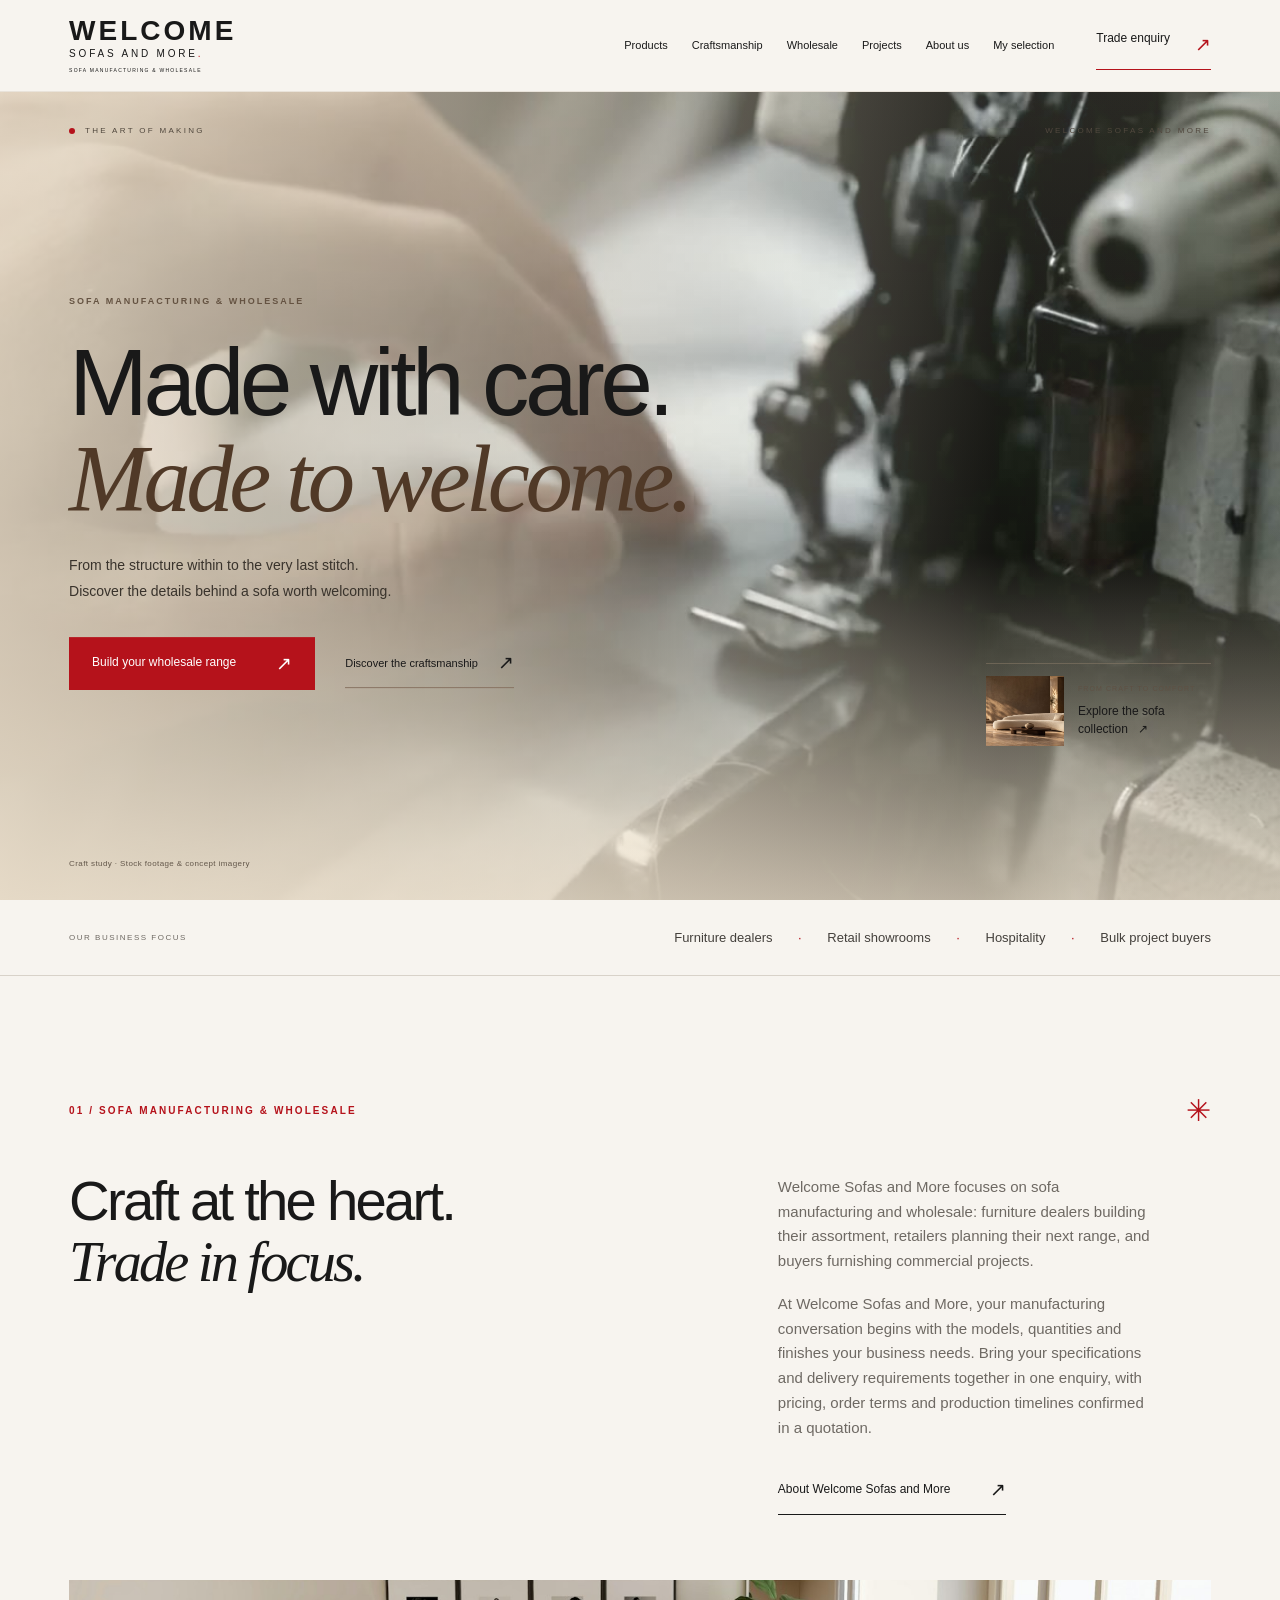
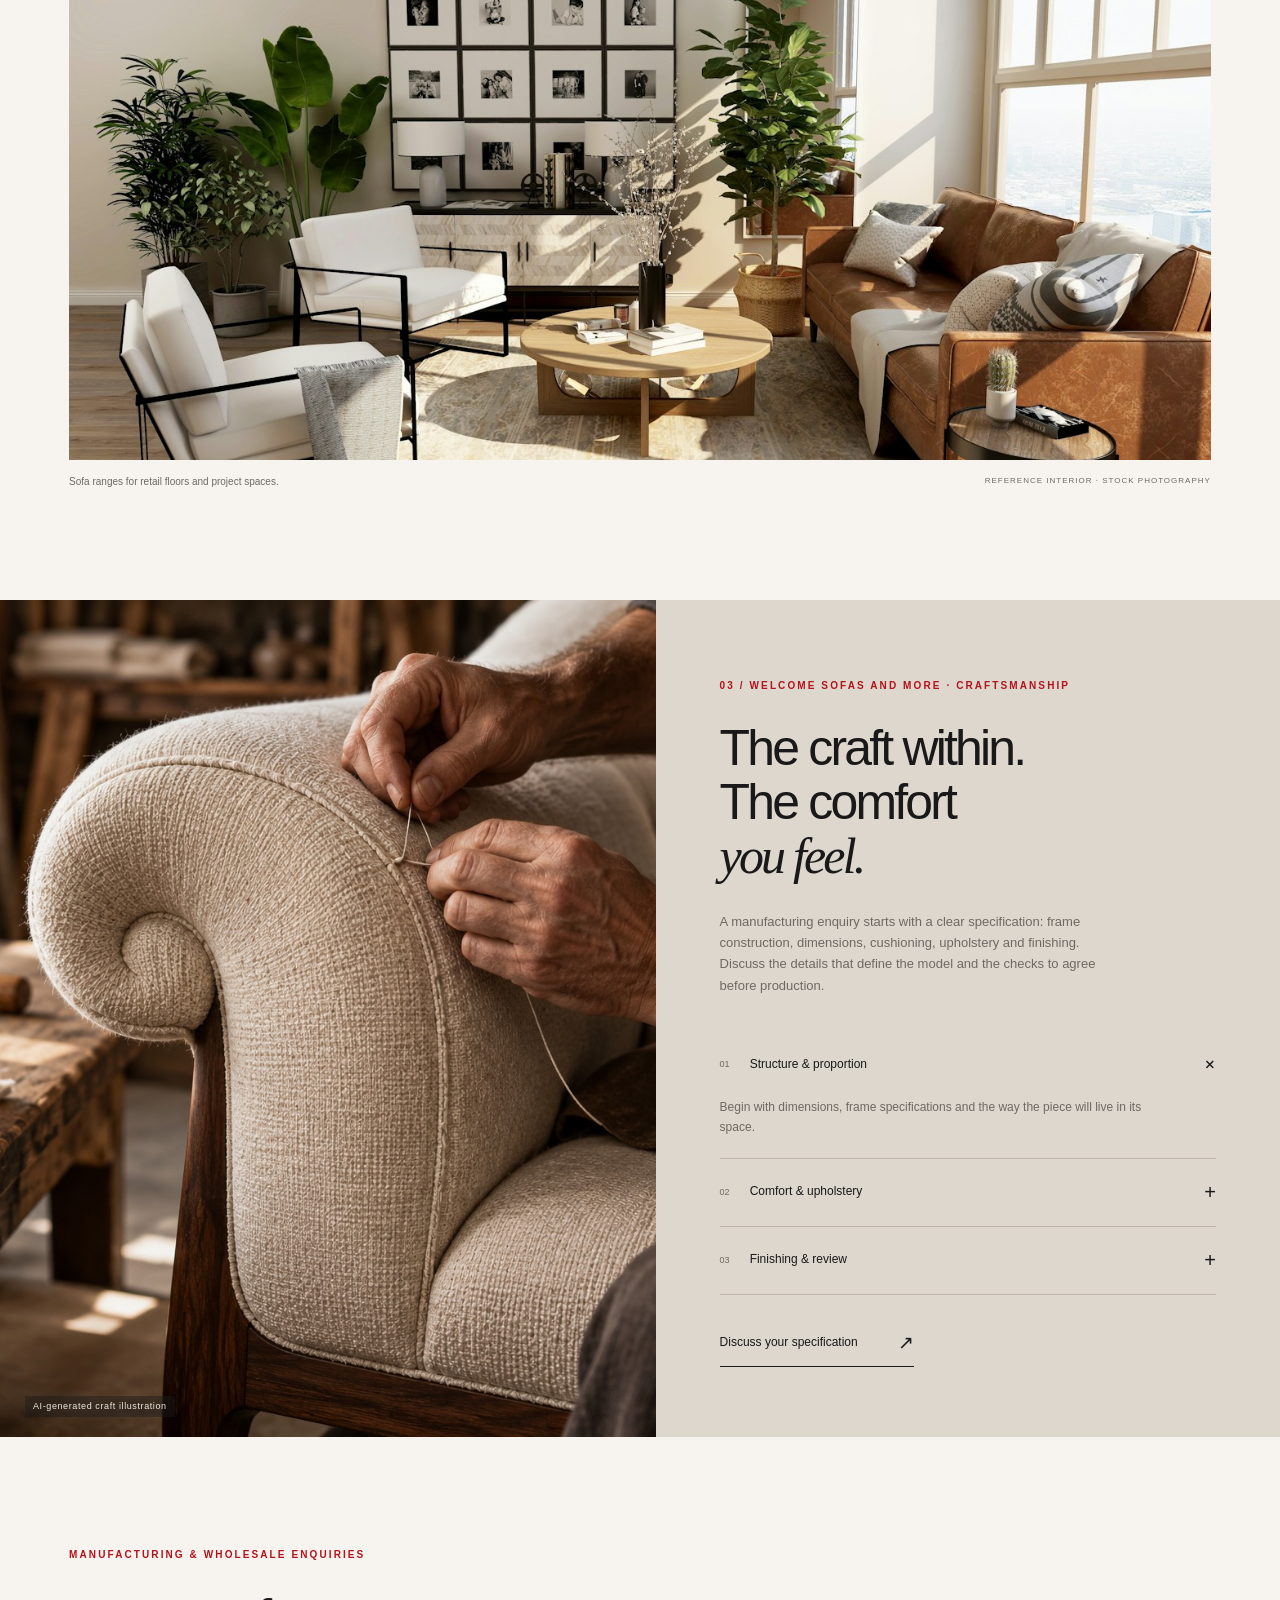
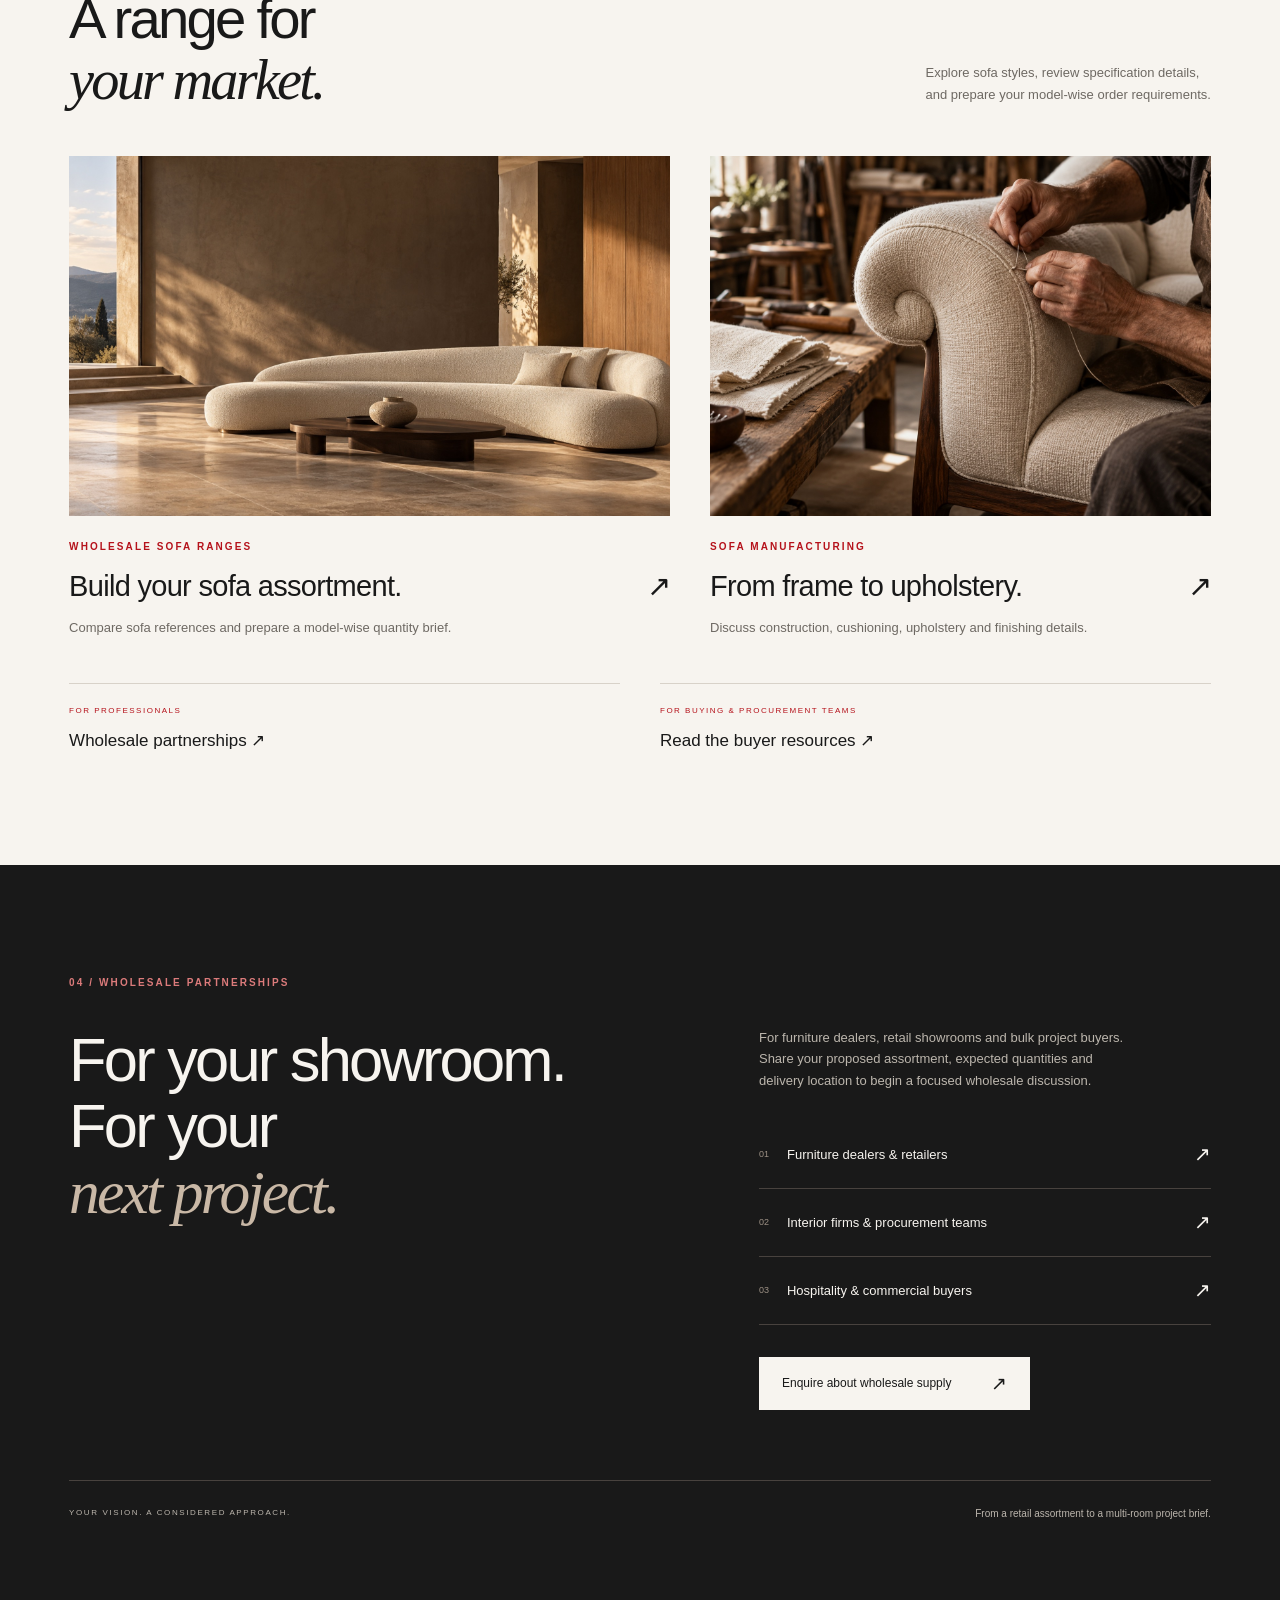
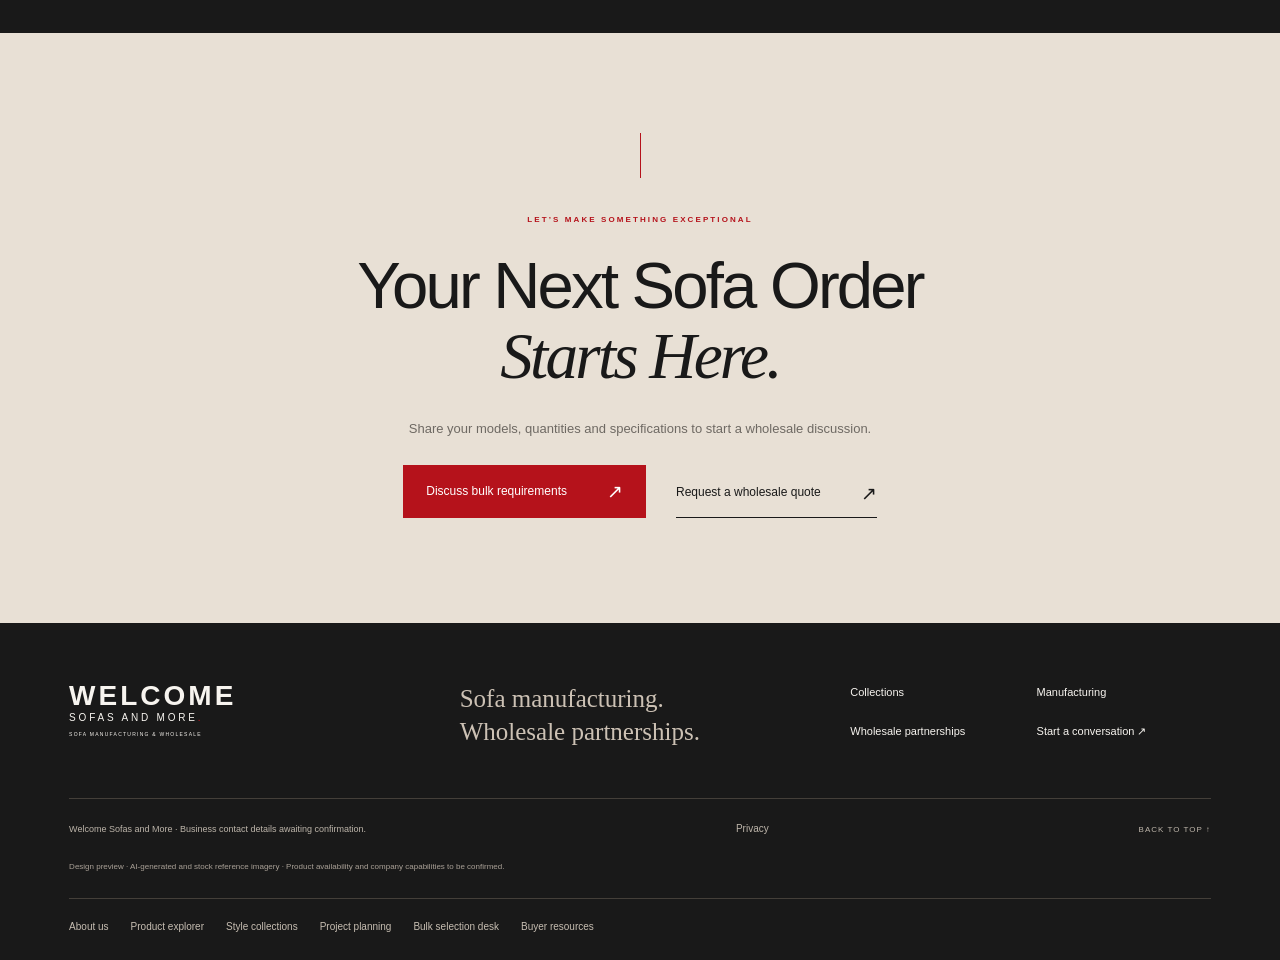
<file: index.html>
<!doctype html>
<html lang="en">
<head>
<meta charset="utf-8"><meta name="viewport" content="width=device-width,initial-scale=1">
<title>Sofa Manufacturing & Wholesale Supply | Welcome Sofas and More</title>
<meta name="description" content="Sofa manufacturing and wholesale enquiries for furniture dealers, retailers, hospitality and commercial project buyers.">
<meta name="robots" content="noindex,nofollow">
<meta property="og:title" content="Sofa Manufacturing & Wholesale Supply"><meta property="og:description" content="Sofa manufacturing and wholesale enquiries for furniture dealers, retailers, hospitality and commercial project buyers."><meta property="og:type" content="website"><meta property="og:url" content="https://jaseelamp.github.io/welcome-sofas-and-more-site/index.html"><meta property="og:image" content="https://jaseelamp.github.io/welcome-sofas-and-more-site/assets/hero.jpg"><meta name="twitter:card" content="summary_large_image"><meta name="theme-color" content="#F7F4EF">
<link rel="icon" href="assets/favicon.svg" type="image/svg+xml"><link rel="stylesheet" href="style.css?v=31712cf3d3"><link rel="preload" as="image" href="assets/craft-poster.jpg">
<script src="config.js" defer></script><script src="catalog-data.js" defer></script><script src="app.js" defer></script><script src="commerce.js" defer></script>
<script src="hero-film.js?v=649079c8af" defer></script></head>
<body data-page="index.html">
<div class="reading-progress" aria-hidden="true"></div>
<a class="skip" href="#main">Skip to content</a>
<header class="header"><a href="index.html" class="wordmark" aria-label="Home"><span data-brand><span class="brand-name">WELCOME</span><span class="brand-subname">SOFAS AND MORE<span class="brand-dot">.</span></span></span><small>SOFA MANUFACTURING & WHOLESALE</small></a><nav aria-label="Main navigation" id="navigation"><a href="products.html">Products</a><a href="craft.html">Craftsmanship</a><a href="trade.html">Wholesale</a><a href="projects.html">Projects</a><a href="about.html">About us</a><a href="bulk.html">My selection</a></nav><a class="header-cta" href="enquire.html#enquire">Trade enquiry <span>↗</span></a><button class="menu-toggle" aria-expanded="false" aria-controls="navigation" aria-label="Open navigation"><span></span><span></span></button></header>
<main id="main"><section class="hero hero-cinema" id="home" aria-labelledby="hero-title">
<img class="hero-poster" src="assets/craft-poster.jpg" width="1280" height="720" alt="Close-up reference of hands guiding fabric through a sewing machine" fetchpriority="high">
<video id="hero-film" class="hero-film" autoplay muted loop playsinline preload="auto" src="assets/craft-film.mp4" aria-hidden="true" tabindex="-1"></video>
<div class="hero-shade"></div><div class="cinema-topline"><span><i></i> THE ART OF MAKING</span><span>WELCOME SOFAS AND MORE</span></div>
<div class="hero-copy"><p class="eyebrow light">SOFA MANUFACTURING & WHOLESALE</p><h1 id="hero-title">Made with care.<br><em>Made to welcome.</em></h1><p class="hero-description">From the structure within to the very last stitch.<br class="desktop-break"> Discover the details behind a sofa worth welcoming.</p><div class="hero-actions"><a class="button red" href="enquire.html#enquire" data-enquiry="Wholesale & dealer enquiry">Build your wholesale range <span>↗</span></a><a class="text-link" href="craft.html#craft">Discover the craftsmanship <span>↗</span></a></div></div>
<a class="cinema-aside" href="products.html"><span class="cinema-aside-image"><img src="assets/hero-small.jpg" width="900" height="506" alt="Illustrative curved sofa design" loading="lazy"></span><span><small>FROM CRAFT TO COMFORT</small>Explore the sofa collection <b>↗</b></span></a>
<div class="cinema-bottom"><div class="film-chapters" role="group" aria-label="Craft film chapters" hidden><button type="button" data-film-time="0" aria-pressed="true"><span>01</span> Frame<i></i></button><button type="button" data-film-time="5.8" aria-pressed="false"><span>02</span> Stitch<i></i></button><button type="button" data-film-time="11.4" aria-pressed="false"><span>03</span> Form<i></i></button></div><div class="film-meta"><p id="film-caption">Craft study · Stock footage & concept imagery</p></div></div>
<p class="sr-only" id="film-status" role="status"></p></section><div class="sector-strip"><span>OUR BUSINESS FOCUS</span><p>Furniture dealers <b>·</b> Retail showrooms <b>·</b> Hospitality <b>·</b> Bulk project buyers</p></div><section class="section philosophy" id="philosophy"><div class="section-kicker"><span class="index">01 / SOFA MANUFACTURING & WHOLESALE</span><span class="tiny-mark">✳</span></div><div class="philosophy-layout"><h2>Craft at the heart.<br><em>Trade in focus.</em></h2><div class="philosophy-copy"><p>Welcome Sofas and More focuses on sofa manufacturing and wholesale: furniture dealers building their assortment, retailers planning their next range, and buyers furnishing commercial projects.</p><p>At Welcome Sofas and More, your manufacturing conversation begins with the models, quantities and finishes your business needs. Bring your specifications and delivery requirements together in one enquiry, with pricing, order terms and production timelines confirmed in a quotation.</p><a class="line-link" href="about.html">About Welcome Sofas and More <span>↗</span></a></div></div><figure class="statement-image"><img src="assets/interior.jpg" width="1400" height="1050" loading="lazy" alt="Warm residential living space with leather seating and natural materials"><figcaption><span>Sofa ranges for retail floors and project spaces.</span><span>REFERENCE INTERIOR · STOCK PHOTOGRAPHY</span></figcaption></figure></section><section class="craft" id="craft"><div class="craft-image"><img src="assets/craft.jpg" width="1536" height="1024" loading="lazy" alt="Illustrative close-up of hands stitching a textured upholstered armrest"><span class="image-note">AI-generated craft illustration</span></div><div class="craft-copy"><p class="index">03 / WELCOME SOFAS AND MORE · CRAFTSMANSHIP</p><h2>The craft within.<br>The comfort<br><em>you feel.</em></h2><p>A manufacturing enquiry starts with a clear specification: frame construction, dimensions, cushioning, upholstery and finishing. Discuss the details that define the model and the checks to agree before production.</p><div class="craft-steps"><details open><summary><span>01</span> Structure & proportion <b>+</b></summary><p>Begin with dimensions, frame specifications and the way the piece will live in its space.</p></details><details><summary><span>02</span> Comfort & upholstery <b>+</b></summary><p>Discuss seat depth, cushion feel, upholstery composition and the performance your project needs.</p></details><details><summary><span>03</span> Finishing & review <b>+</b></summary><p>Agree on seam details, finish samples and inspection criteria before production is confirmed.</p></details></div><a class="line-link" href="enquire.html#enquire" data-enquiry="Custom sofa requirements">Discuss your specification <span>↗</span></a></div></section><section class="section home-discover"><div class="section-heading"><div><p class="index">MANUFACTURING & WHOLESALE ENQUIRIES</p><h2>A range for<br><em>your market.</em></h2></div><p>Explore sofa styles, review specification details,<br>and prepare your model-wise order requirements.</p></div><div class="discover-grid"><a href="products.html"><img src="assets/hero.jpg" width="1672" height="941" loading="lazy" alt="Sculptural ivory sofa"><span class="index">WHOLESALE SOFA RANGES</span><h3>Build your sofa assortment. <span>↗</span></h3><p>Compare sofa references and prepare a model-wise quantity brief.</p></a><a href="craft.html"><img src="assets/craft.jpg" width="1536" height="1024" loading="lazy" alt="Illustrative upholstery craft detail"><span class="index">SOFA MANUFACTURING</span><h3>From frame to upholstery. <span>↗</span></h3><p>Discuss construction, cushioning, upholstery and finishing details.</p></a></div><div class="discover-links"><a href="trade.html"><span>FOR PROFESSIONALS</span> Wholesale partnerships ↗</a><a href="journal.html"><span>FOR BUYING & PROCUREMENT TEAMS</span> Read the buyer resources ↗</a></div></section><section class="section partnerships" id="partnerships"><p class="index">04 / WHOLESALE PARTNERSHIPS</p><div class="partnership-layout"><h2>For your showroom.<br>For your<br><em>next project.</em></h2><div><p>For furniture dealers, retail showrooms and bulk project buyers. Share your proposed assortment, expected quantities and delivery location to begin a focused wholesale discussion.</p><div class="partner-list"><a href="enquire.html#enquire" data-enquiry="Wholesale & dealer enquiry"><span>01</span> Furniture dealers & retailers <b>↗</b></a><a href="enquire.html#enquire" data-enquiry="Interior designer & architect partnership"><span>02</span> Interior firms & procurement teams <b>↗</b></a><a href="enquire.html#enquire" data-enquiry="Hospitality & commercial project"><span>03</span> Hospitality & commercial buyers <b>↗</b></a></div><a class="button ivory" href="enquire.html#enquire" data-enquiry="Wholesale & dealer enquiry">Enquire about wholesale supply <span>↗</span></a></div></div><div class="partnership-foot"><span>YOUR VISION. A CONSIDERED APPROACH.</span><span>From a retail assortment to a multi-room project brief.</span></div></section><section class="finale"><p class="index">LET’S MAKE SOMETHING EXCEPTIONAL</p><h2>Your Next Sofa Order<br><em>Starts Here.</em></h2><p>Share your models, quantities and specifications to start a wholesale discussion.</p><div><a class="button red" href="enquire.html#enquire" data-enquiry="Wholesale & dealer enquiry">Discuss bulk requirements <span>↗</span></a><a class="line-link" href="enquire.html#enquire" data-enquiry="Wholesale & dealer enquiry">Request a wholesale quote <span>↗</span></a></div></section></main>
<footer><div class="footer-top"><a href="index.html" class="wordmark"><span data-brand><span class="brand-name">WELCOME</span><span class="brand-subname">SOFAS AND MORE<span class="brand-dot">.</span></span></span><small>SOFA MANUFACTURING & WHOLESALE</small></a><p>Sofa manufacturing.<br>Wholesale partnerships.</p><div><a href="collections.html#collections">Collections</a><a href="craft.html#craft">Manufacturing</a><a href="trade.html#partnerships">Wholesale partnerships</a><a href="enquire.html#enquire">Start a conversation ↗</a></div></div><div class="footer-bottom"><span>Welcome Sofas and More · Business contact details awaiting confirmation.</span><button data-policy>Privacy</button><a href="#main">BACK TO TOP ↑</a></div><p class="footer-disclosure">Design preview · AI-generated and stock reference imagery · Product availability and company capabilities to be confirmed.</p><div class="footer-explore"><a href="about.html">About us</a><a href="products.html">Product explorer</a><a href="collections.html">Style collections</a><a href="projects.html">Project planning</a><a href="bulk.html">Bulk selection desk</a><a href="journal.html">Buyer resources</a></div></footer>

<dialog id="privacy-dialog" aria-labelledby="privacy-title"><button class="dialog-close" aria-label="Close privacy information">×</button><div class="dialog-copy"><p class="index">YOUR INFORMATION</p><h2 id="privacy-title">Privacy information</h2><p id="privacy-text">This preview does not transmit your form entries or save contact information in browser storage. Non-personal product selections may be kept in session storage for this tab; download your schedule to keep a copy. Downloading a brief creates a file on your device. Contact entries remain in the page until it is closed or reloaded.</p><p>The website uses no analytics or marketing cookies. The hosting provider may process technical access logs. Welcome Sofas and More contact details and a full business privacy notice must be supplied before live enquiry collection is enabled.</p></div></dialog>
<noscript><p class="noscript">Enable JavaScript to explore collections and download an enquiry brief.</p></noscript>
</body></html>
</file>
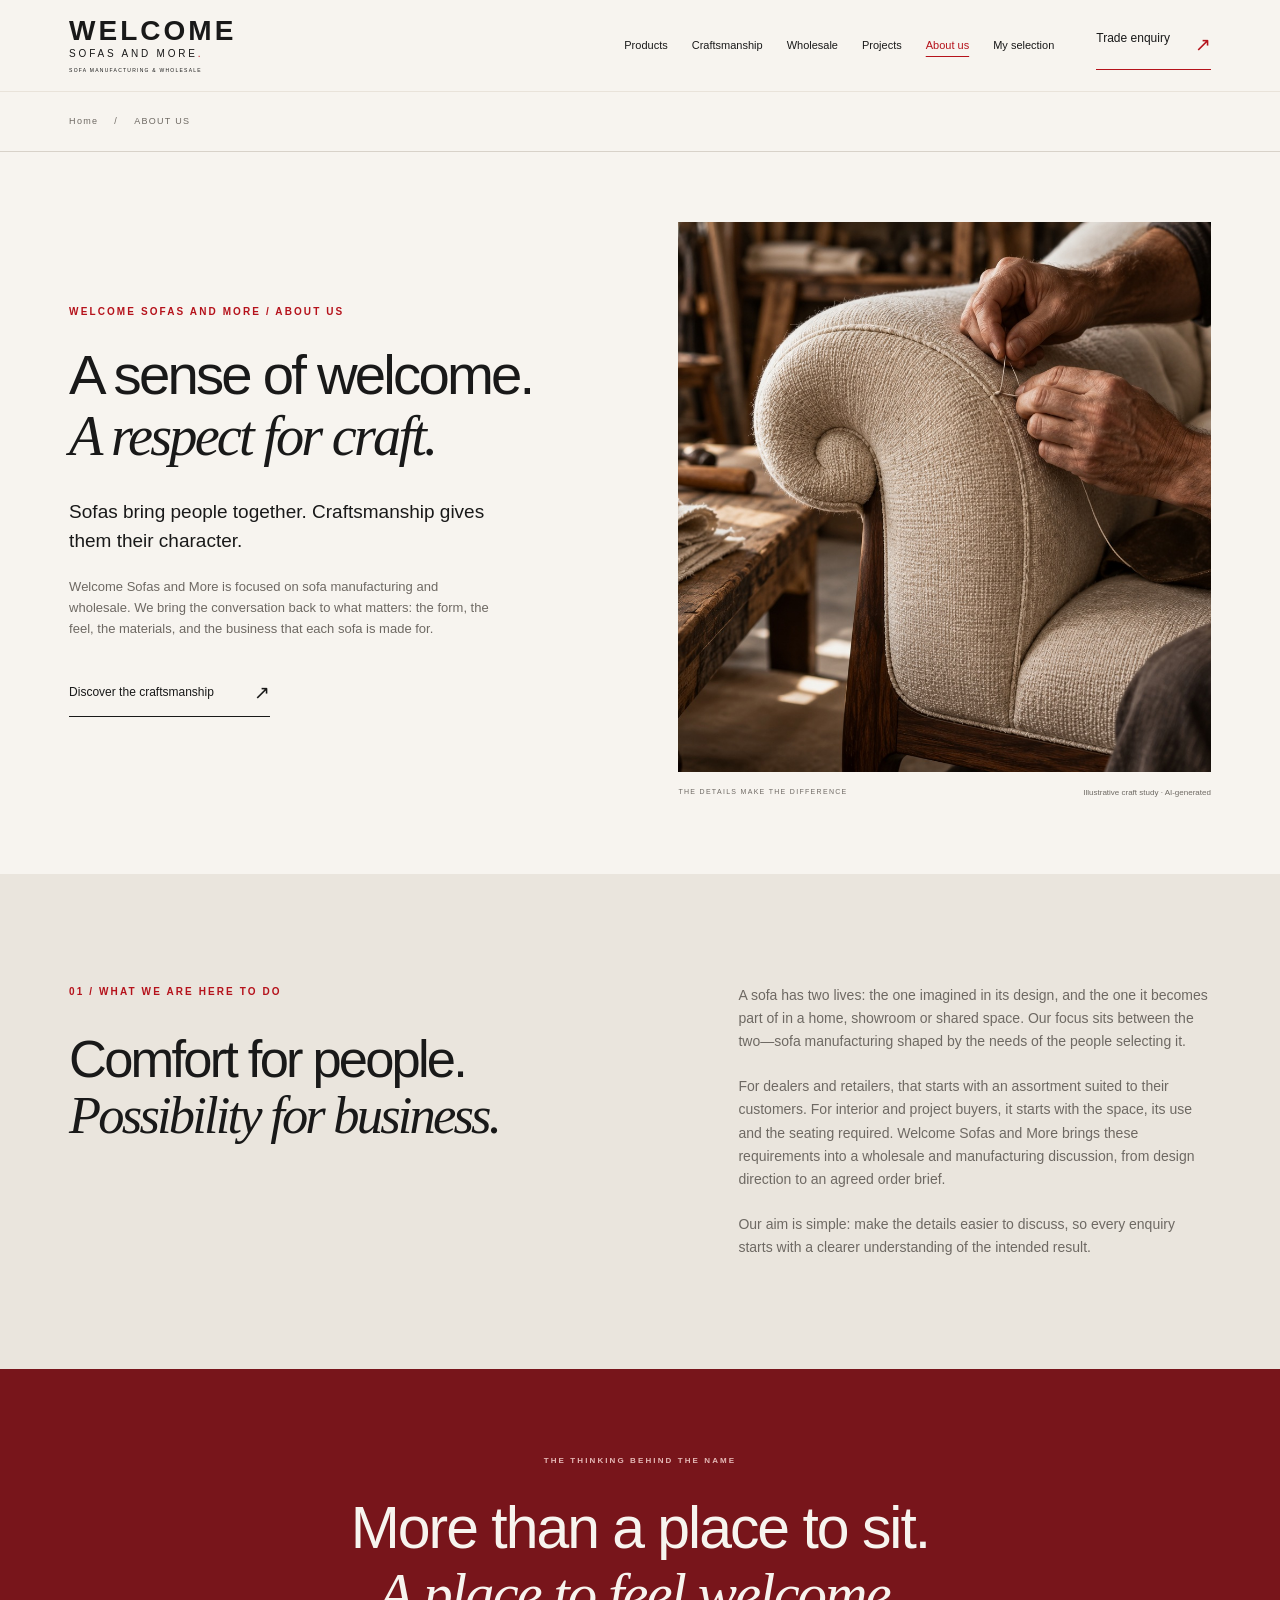
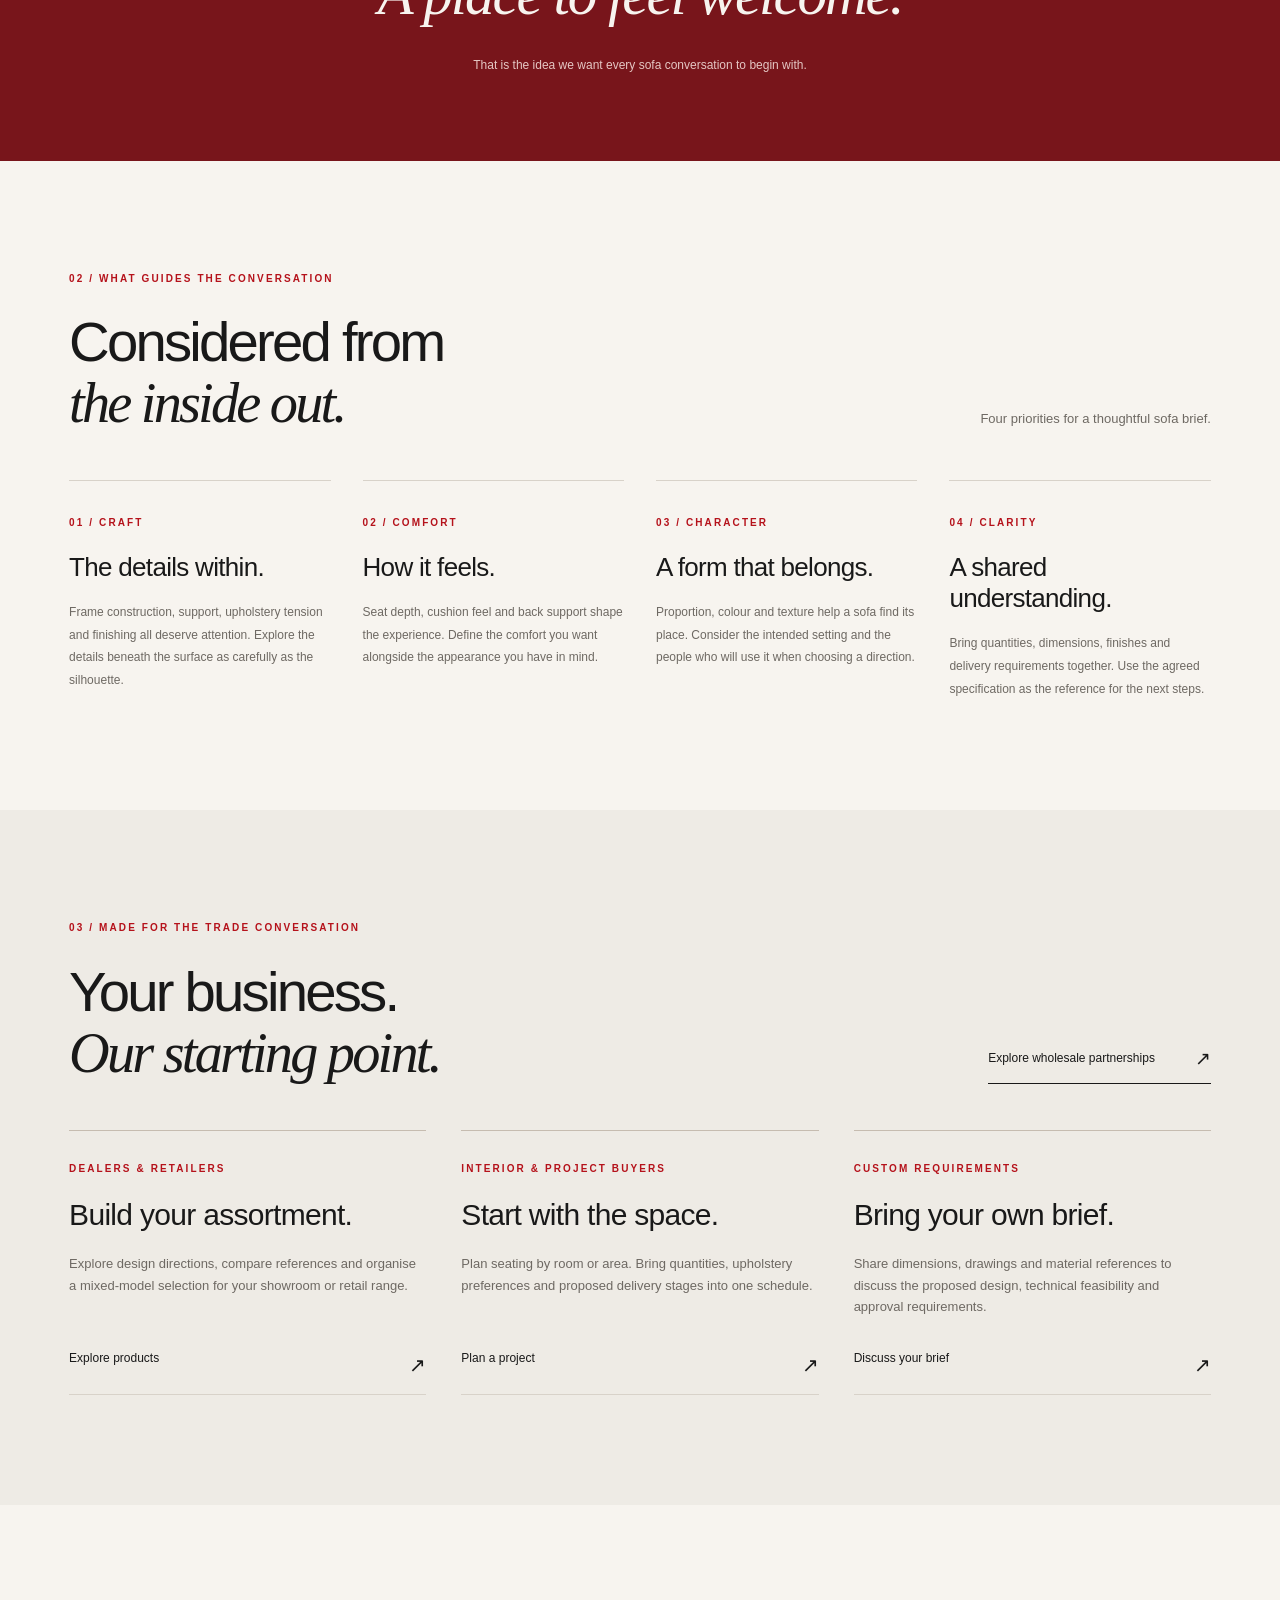
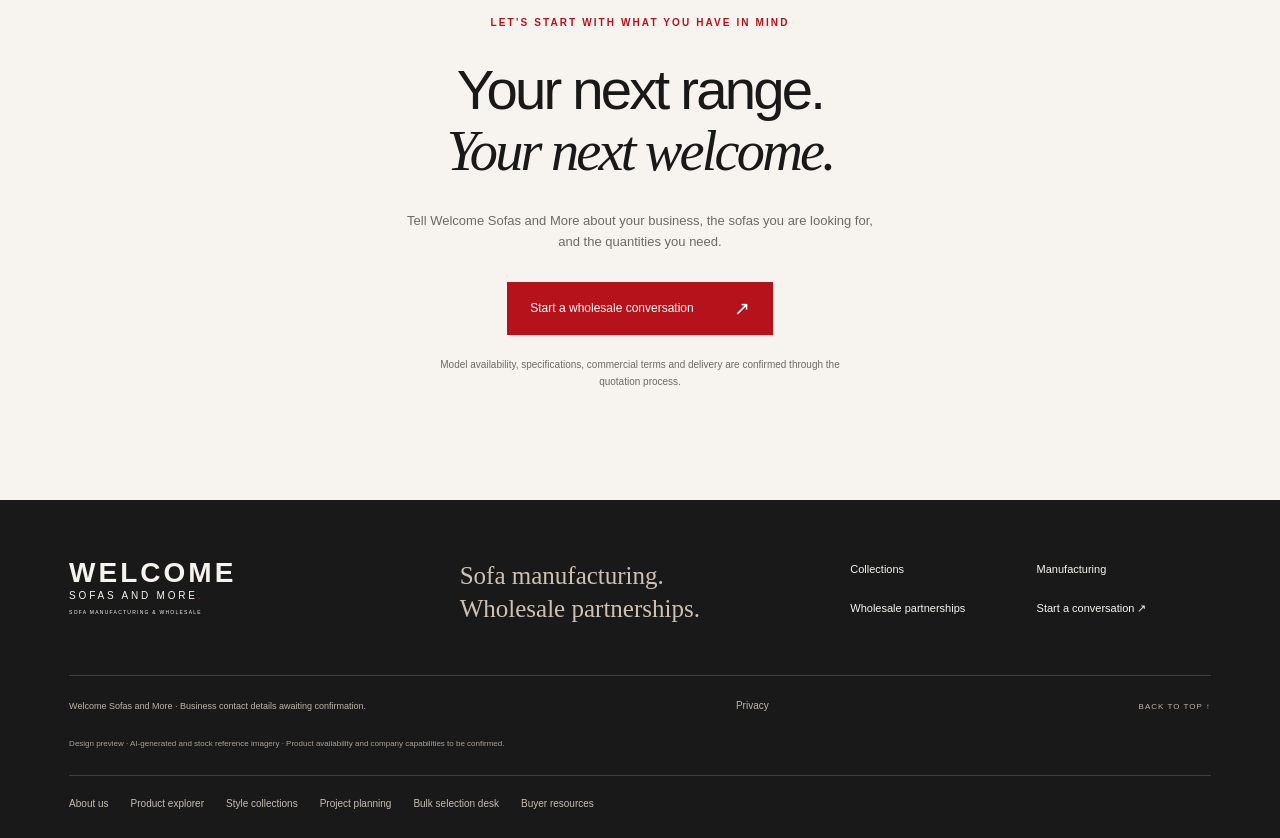
<file: about.html>
<!doctype html>
<html lang="en">
<head>
<meta charset="utf-8"><meta name="viewport" content="width=device-width,initial-scale=1">
<title>About Us | Welcome Sofas and More</title>
<meta name="description" content="Meet Welcome Sofas and More: a focus on sofa manufacturing, craftsmanship and wholesale conversations for retailers, dealers and project buyers.">
<meta name="robots" content="noindex,nofollow">
<meta property="og:title" content="About Us"><meta property="og:description" content="Meet Welcome Sofas and More: a focus on sofa manufacturing, craftsmanship and wholesale conversations for retailers, dealers and project buyers."><meta property="og:type" content="website"><meta property="og:url" content="https://jaseelamp.github.io/welcome-sofas-and-more-site/about.html"><meta property="og:image" content="https://jaseelamp.github.io/welcome-sofas-and-more-site/assets/hero.jpg"><meta name="twitter:card" content="summary_large_image"><meta name="theme-color" content="#F7F4EF">
<link rel="icon" href="assets/favicon.svg" type="image/svg+xml"><link rel="stylesheet" href="style.css?v=31712cf3d3">
<script src="config.js" defer></script><script src="catalog-data.js" defer></script><script src="app.js" defer></script><script src="commerce.js" defer></script>
</head>
<body data-page="about.html">
<div class="reading-progress" aria-hidden="true"></div>
<a class="skip" href="#main">Skip to content</a>
<header class="header"><a href="index.html" class="wordmark" aria-label="Home"><span data-brand><span class="brand-name">WELCOME</span><span class="brand-subname">SOFAS AND MORE<span class="brand-dot">.</span></span></span><small>SOFA MANUFACTURING & WHOLESALE</small></a><nav aria-label="Main navigation" id="navigation"><a href="products.html">Products</a><a href="craft.html">Craftsmanship</a><a href="trade.html">Wholesale</a><a href="projects.html">Projects</a><a href="about.html" aria-current="page">About us</a><a href="bulk.html">My selection</a></nav><a class="header-cta" href="enquire.html#enquire">Trade enquiry <span>↗</span></a><button class="menu-toggle" aria-expanded="false" aria-controls="navigation" aria-label="Open navigation"><span></span><span></span></button></header>
<main id="main"><div class="breadcrumb"><a href="index.html">Home</a><span>/</span><span>ABOUT US</span></div><section class="section about-intro">
  <div class="about-intro-copy">
    <p class="index">WELCOME SOFAS AND MORE / ABOUT US</p>
    <h1>A sense of welcome.<br><em>A respect for craft.</em></h1>
    <p class="about-lead">Sofas bring people together. Craftsmanship gives them their character.</p>
    <p>Welcome Sofas and More is focused on sofa manufacturing and wholesale. We bring the conversation back to what matters: the form, the feel, the materials, and the business that each sofa is made for.</p>
    <a class="line-link" href="craft.html">Discover the craftsmanship <span>↗</span></a>
  </div>
  <figure class="about-intro-image">
    <img src="assets/craft.jpg" width="1536" height="1024" alt="Illustrative close-up of hands stitching a textured sofa armrest" fetchpriority="high">
    <figcaption><span>THE DETAILS MAKE THE DIFFERENCE</span><span>Illustrative craft study · AI-generated</span></figcaption>
  </figure>
</section>

<section class="section about-purpose">
  <div><p class="index">01 / WHAT WE ARE HERE TO DO</p><h2>Comfort for people.<br><em>Possibility for business.</em></h2></div>
  <div class="about-purpose-copy"><p>A sofa has two lives: the one imagined in its design, and the one it becomes part of in a home, showroom or shared space. Our focus sits between the two—sofa manufacturing shaped by the needs of the people selecting it.</p><p>For dealers and retailers, that starts with an assortment suited to their customers. For interior and project buyers, it starts with the space, its use and the seating required. Welcome Sofas and More brings these requirements into a wholesale and manufacturing discussion, from design direction to an agreed order brief.</p><p>Our aim is simple: make the details easier to discuss, so every enquiry starts with a clearer understanding of the intended result.</p></div>
</section>

<section class="about-statement" aria-label="Our philosophy"><p class="index">THE THINKING BEHIND THE NAME</p><p class="about-quote">More than a place to sit.<br><em>A place to feel welcome.</em></p><p>That is the idea we want every sofa conversation to begin with.</p></section>

<section class="section about-values">
  <div class="section-heading"><div><p class="index">02 / WHAT GUIDES THE CONVERSATION</p><h2>Considered from<br><em>the inside out.</em></h2></div><p>Four priorities for a thoughtful sofa brief.</p></div>
  <div class="about-values-grid">
    <article><span class="index">01 / CRAFT</span><h3>The details within.</h3><p>Frame construction, support, upholstery tension and finishing all deserve attention. Explore the details beneath the surface as carefully as the silhouette.</p></article>
    <article><span class="index">02 / COMFORT</span><h3>How it feels.</h3><p>Seat depth, cushion feel and back support shape the experience. Define the comfort you want alongside the appearance you have in mind.</p></article>
    <article><span class="index">03 / CHARACTER</span><h3>A form that belongs.</h3><p>Proportion, colour and texture help a sofa find its place. Consider the intended setting and the people who will use it when choosing a direction.</p></article>
    <article><span class="index">04 / CLARITY</span><h3>A shared understanding.</h3><p>Bring quantities, dimensions, finishes and delivery requirements together. Use the agreed specification as the reference for the next steps.</p></article>
  </div>
</section>

<section class="section about-partners">
  <div class="section-heading"><div><p class="index">03 / MADE FOR THE TRADE CONVERSATION</p><h2>Your business.<br><em>Our starting point.</em></h2></div><a class="line-link" href="trade.html">Explore wholesale partnerships <span>↗</span></a></div>
  <div class="about-partner-grid">
    <a href="products.html"><span class="index">DEALERS & RETAILERS</span><h3>Build your assortment.</h3><p>Explore design directions, compare references and organise a mixed-model selection for your showroom or retail range.</p><span class="about-card-link">Explore products <b>↗</b></span></a>
    <a href="projects.html"><span class="index">INTERIOR & PROJECT BUYERS</span><h3>Start with the space.</h3><p>Plan seating by room or area. Bring quantities, upholstery preferences and proposed delivery stages into one schedule.</p><span class="about-card-link">Plan a project <b>↗</b></span></a>
    <a href="enquire.html?interest=Custom+sofa+requirements#enquire"><span class="index">CUSTOM REQUIREMENTS</span><h3>Bring your own brief.</h3><p>Share dimensions, drawings and material references to discuss the proposed design, technical feasibility and approval requirements.</p><span class="about-card-link">Discuss your brief <b>↗</b></span></a>
  </div>
</section>

<section class="section about-invitation"><p class="index">LET’S START WITH WHAT YOU HAVE IN MIND</p><h2>Your next range.<br><em>Your next welcome.</em></h2><p>Tell Welcome Sofas and More about your business, the sofas you are looking for, and the quantities you need.</p><a class="button red" href="enquire.html?interest=Wholesale+%26+dealer+enquiry#enquire">Start a wholesale conversation <span>↗</span></a><p class="fineprint">Model availability, specifications, commercial terms and delivery are confirmed through the quotation process.</p></section>
</main>
<footer><div class="footer-top"><a href="index.html" class="wordmark"><span data-brand><span class="brand-name">WELCOME</span><span class="brand-subname">SOFAS AND MORE<span class="brand-dot">.</span></span></span><small>SOFA MANUFACTURING & WHOLESALE</small></a><p>Sofa manufacturing.<br>Wholesale partnerships.</p><div><a href="collections.html#collections">Collections</a><a href="craft.html#craft">Manufacturing</a><a href="trade.html#partnerships">Wholesale partnerships</a><a href="enquire.html#enquire">Start a conversation ↗</a></div></div><div class="footer-bottom"><span>Welcome Sofas and More · Business contact details awaiting confirmation.</span><button data-policy>Privacy</button><a href="#main">BACK TO TOP ↑</a></div><p class="footer-disclosure">Design preview · AI-generated and stock reference imagery · Product availability and company capabilities to be confirmed.</p><div class="footer-explore"><a href="about.html">About us</a><a href="products.html">Product explorer</a><a href="collections.html">Style collections</a><a href="projects.html">Project planning</a><a href="bulk.html">Bulk selection desk</a><a href="journal.html">Buyer resources</a></div></footer>

<dialog id="privacy-dialog" aria-labelledby="privacy-title"><button class="dialog-close" aria-label="Close privacy information">×</button><div class="dialog-copy"><p class="index">YOUR INFORMATION</p><h2 id="privacy-title">Privacy information</h2><p id="privacy-text">This preview does not transmit your form entries or save contact information in browser storage. Non-personal product selections may be kept in session storage for this tab; download your schedule to keep a copy. Downloading a brief creates a file on your device. Contact entries remain in the page until it is closed or reloaded.</p><p>The website uses no analytics or marketing cookies. The hosting provider may process technical access logs. Welcome Sofas and More contact details and a full business privacy notice must be supplied before live enquiry collection is enabled.</p></div></dialog>
<noscript><p class="noscript">Enable JavaScript to explore collections and download an enquiry brief.</p></noscript>
</body></html>
</file>
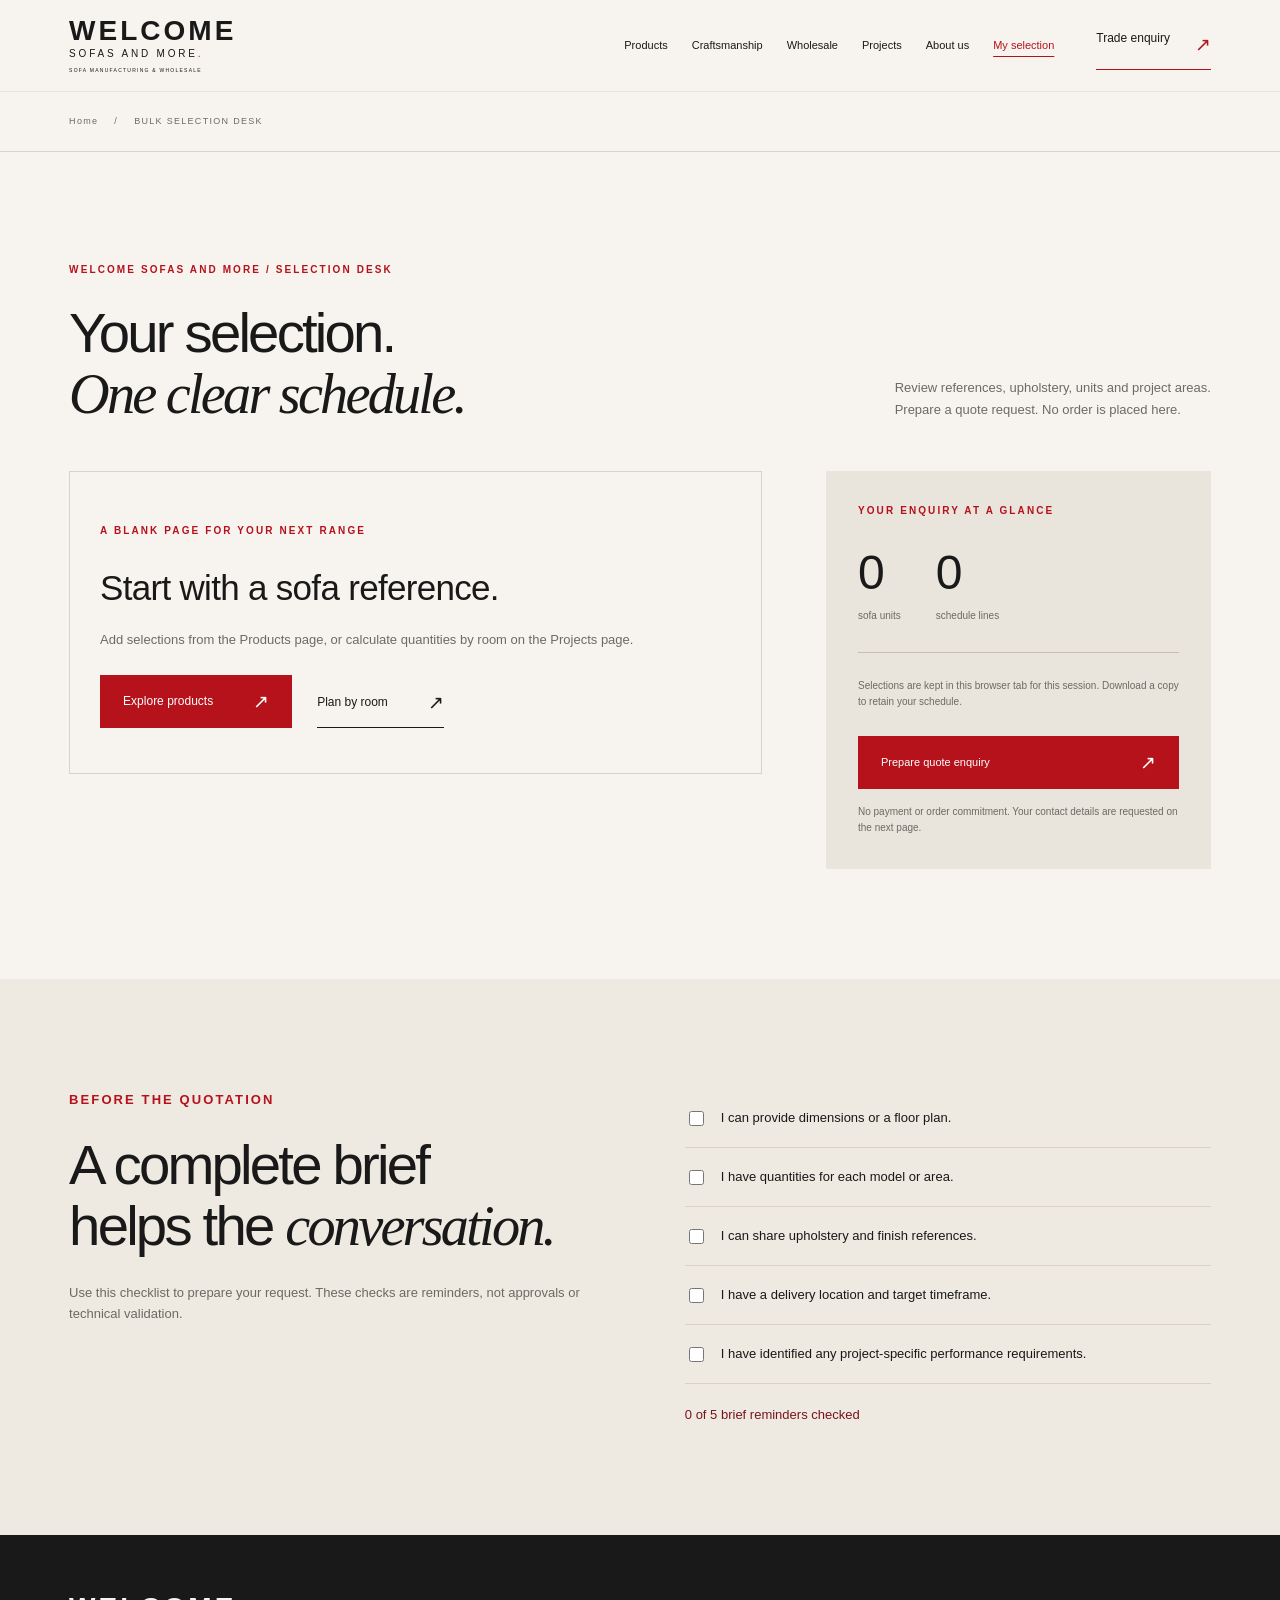
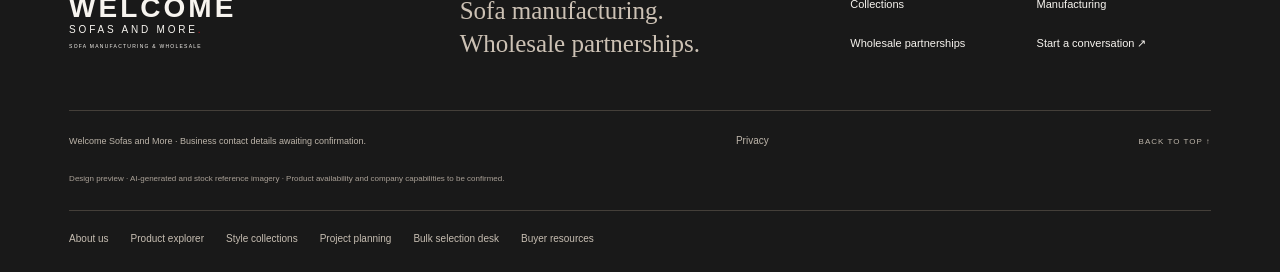
<file: bulk.html>
<!doctype html>
<html lang="en">
<head>
<meta charset="utf-8"><meta name="viewport" content="width=device-width,initial-scale=1">
<title>Your Bulk Selection | Welcome Sofas and More</title>
<meta name="description" content="Review sofa reference selections, quantities, upholstery and delivery stages in one wholesale enquiry schedule.">
<meta name="robots" content="noindex,nofollow">
<meta property="og:title" content="Your Bulk Selection"><meta property="og:description" content="Review sofa reference selections, quantities, upholstery and delivery stages in one wholesale enquiry schedule."><meta property="og:type" content="website"><meta property="og:url" content="https://jaseelamp.github.io/welcome-sofas-and-more-site/bulk.html"><meta property="og:image" content="https://jaseelamp.github.io/welcome-sofas-and-more-site/assets/hero.jpg"><meta name="twitter:card" content="summary_large_image"><meta name="theme-color" content="#F7F4EF">
<link rel="icon" href="assets/favicon.svg" type="image/svg+xml"><link rel="stylesheet" href="style.css?v=31712cf3d3">
<script src="config.js" defer></script><script src="catalog-data.js" defer></script><script src="app.js" defer></script><script src="commerce.js" defer></script>
</head>
<body data-page="bulk.html">
<div class="reading-progress" aria-hidden="true"></div>
<a class="skip" href="#main">Skip to content</a>
<header class="header"><a href="index.html" class="wordmark" aria-label="Home"><span data-brand><span class="brand-name">WELCOME</span><span class="brand-subname">SOFAS AND MORE<span class="brand-dot">.</span></span></span><small>SOFA MANUFACTURING & WHOLESALE</small></a><nav aria-label="Main navigation" id="navigation"><a href="products.html">Products</a><a href="craft.html">Craftsmanship</a><a href="trade.html">Wholesale</a><a href="projects.html">Projects</a><a href="about.html">About us</a><a href="bulk.html" aria-current="page">My selection</a></nav><a class="header-cta" href="enquire.html#enquire">Trade enquiry <span>↗</span></a><button class="menu-toggle" aria-expanded="false" aria-controls="navigation" aria-label="Open navigation"><span></span><span></span></button></header>
<main id="main"><div class="breadcrumb"><a href="index.html">Home</a><span>/</span><span>BULK SELECTION DESK</span></div><section class="section bulk-page"><div class="section-heading"><div><p class="index">WELCOME SOFAS AND MORE / SELECTION DESK</p><h1>Your selection.<br><em>One clear schedule.</em></h1></div><p>Review references, upholstery, units and project areas.<br>Prepare a quote request. No order is placed here.</p></div><div class="bulk-layout"><div><div id="bulk-empty" class="empty-state"><span class="index">A BLANK PAGE FOR YOUR NEXT RANGE</span><h3>Start with a sofa reference.</h3><p>Add selections from the Products page, or calculate quantities by room on the Projects page.</p><div class="action-row"><a class="button red" href="products.html">Explore products <span>↗</span></a><a class="line-link" href="projects.html#zone-planner">Plan by room <span>↗</span></a></div></div><div id="bulk-lines"></div><p id="bulk-edit-status" role="status"></p><div id="bulk-actions" hidden><div class="action-row"><a class="line-link" href="products.html">Add another reference <span>+</span></a><button class="line-link" type="button" id="bulk-download">Download CSV schedule <span>↓</span></button></div><p class="fineprint bulk-disclaimer">Illustrative references only. A selection is not a confirmed product, order or quotation. Specifications, materials, minimum order, pricing and delivery are subject to confirmation.</p></div></div><aside class="schedule-summary"><p class="index">YOUR ENQUIRY AT A GLANCE</p><div class="schedule-stats"><div><strong id="bulk-total">0</strong><span>sofa units</span></div><div><strong id="bulk-count">0</strong><span>schedule lines</span></div></div><div id="phase-summary"></div><p id="storage-note" class="fineprint">Selections are kept in this browser tab for this session. Download a copy to retain your schedule.</p><a id="bulk-enquire" class="button red" href="enquire.html">Prepare quote enquiry <span>↗</span></a><p class="fineprint">No payment or order commitment. Your contact details are requested on the next page.</p></aside></div></section>
<section class="section bulk-checklist"><div><p class="index">BEFORE THE QUOTATION</p><h2>A complete brief<br>helps the <em>conversation.</em></h2><p>Use this checklist to prepare your request. These checks are reminders, not approvals or technical validation.</p></div><div><label><input type="checkbox"> I can provide dimensions or a floor plan.</label><label><input type="checkbox"> I have quantities for each model or area.</label><label><input type="checkbox"> I can share upholstery and finish references.</label><label><input type="checkbox"> I have a delivery location and target timeframe.</label><label><input type="checkbox"> I have identified any project-specific performance requirements.</label><p id="readiness-status" role="status">0 of 5 brief reminders checked</p></div></section>
</main>
<footer><div class="footer-top"><a href="index.html" class="wordmark"><span data-brand><span class="brand-name">WELCOME</span><span class="brand-subname">SOFAS AND MORE<span class="brand-dot">.</span></span></span><small>SOFA MANUFACTURING & WHOLESALE</small></a><p>Sofa manufacturing.<br>Wholesale partnerships.</p><div><a href="collections.html#collections">Collections</a><a href="craft.html#craft">Manufacturing</a><a href="trade.html#partnerships">Wholesale partnerships</a><a href="enquire.html#enquire">Start a conversation ↗</a></div></div><div class="footer-bottom"><span>Welcome Sofas and More · Business contact details awaiting confirmation.</span><button data-policy>Privacy</button><a href="#main">BACK TO TOP ↑</a></div><p class="footer-disclosure">Design preview · AI-generated and stock reference imagery · Product availability and company capabilities to be confirmed.</p><div class="footer-explore"><a href="about.html">About us</a><a href="products.html">Product explorer</a><a href="collections.html">Style collections</a><a href="projects.html">Project planning</a><a href="bulk.html">Bulk selection desk</a><a href="journal.html">Buyer resources</a></div></footer>

<dialog id="privacy-dialog" aria-labelledby="privacy-title"><button class="dialog-close" aria-label="Close privacy information">×</button><div class="dialog-copy"><p class="index">YOUR INFORMATION</p><h2 id="privacy-title">Privacy information</h2><p id="privacy-text">This preview does not transmit your form entries or save contact information in browser storage. Non-personal product selections may be kept in session storage for this tab; download your schedule to keep a copy. Downloading a brief creates a file on your device. Contact entries remain in the page until it is closed or reloaded.</p><p>The website uses no analytics or marketing cookies. The hosting provider may process technical access logs. Welcome Sofas and More contact details and a full business privacy notice must be supplied before live enquiry collection is enabled.</p></div></dialog>
<noscript><p class="noscript">Enable JavaScript to explore collections and download an enquiry brief.</p></noscript>
</body></html>
</file>
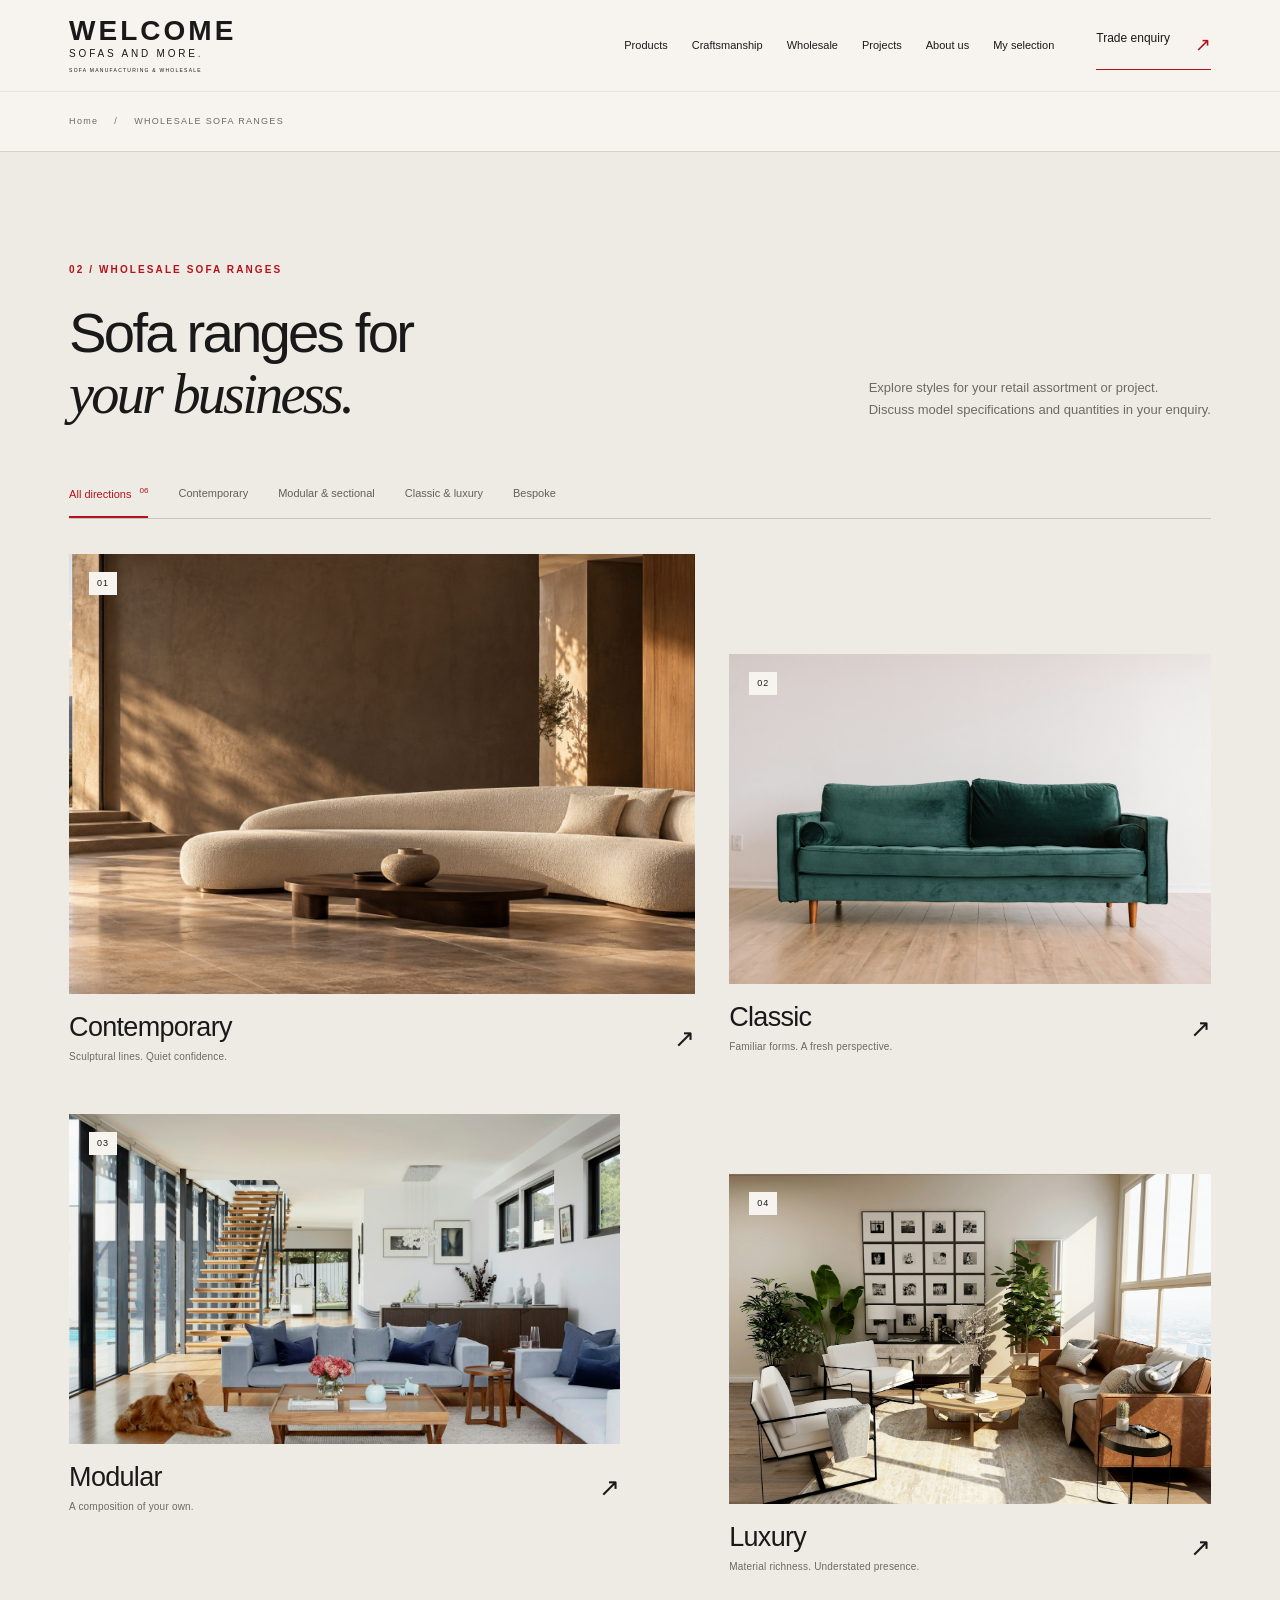
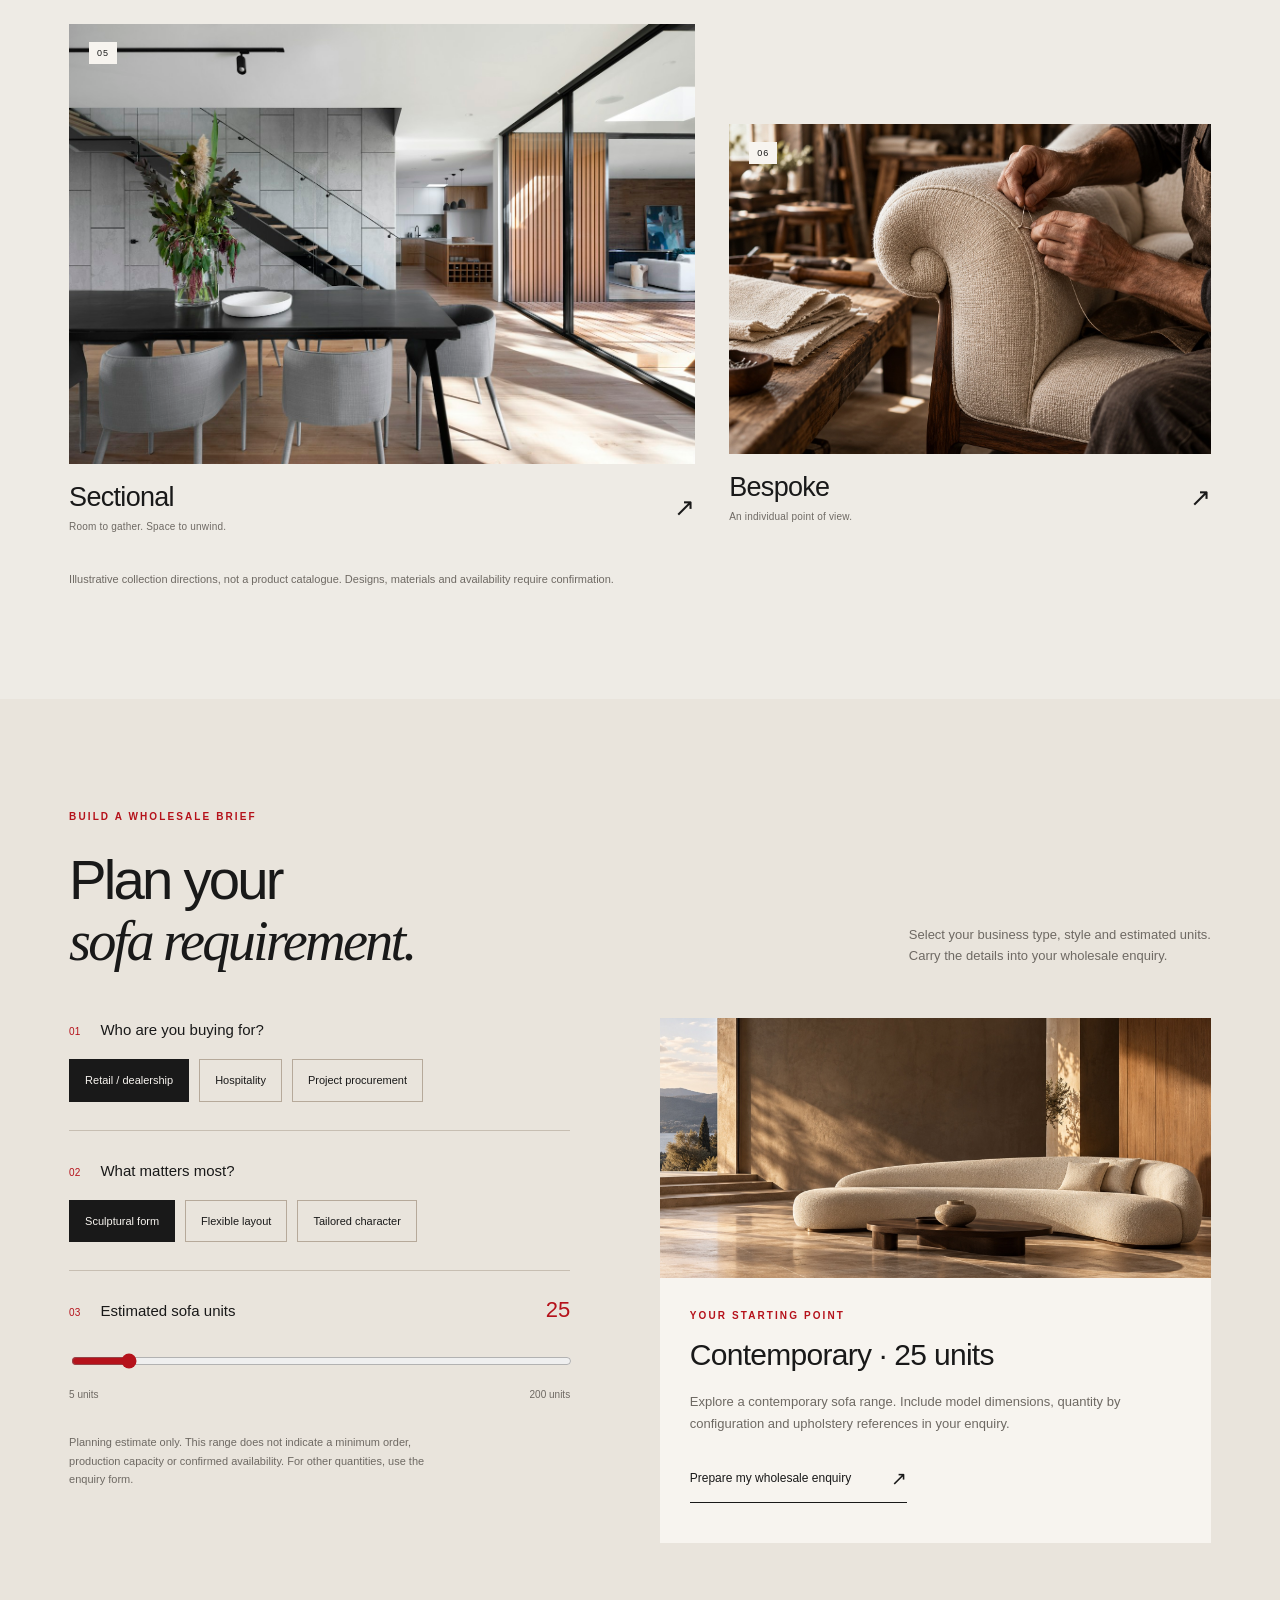
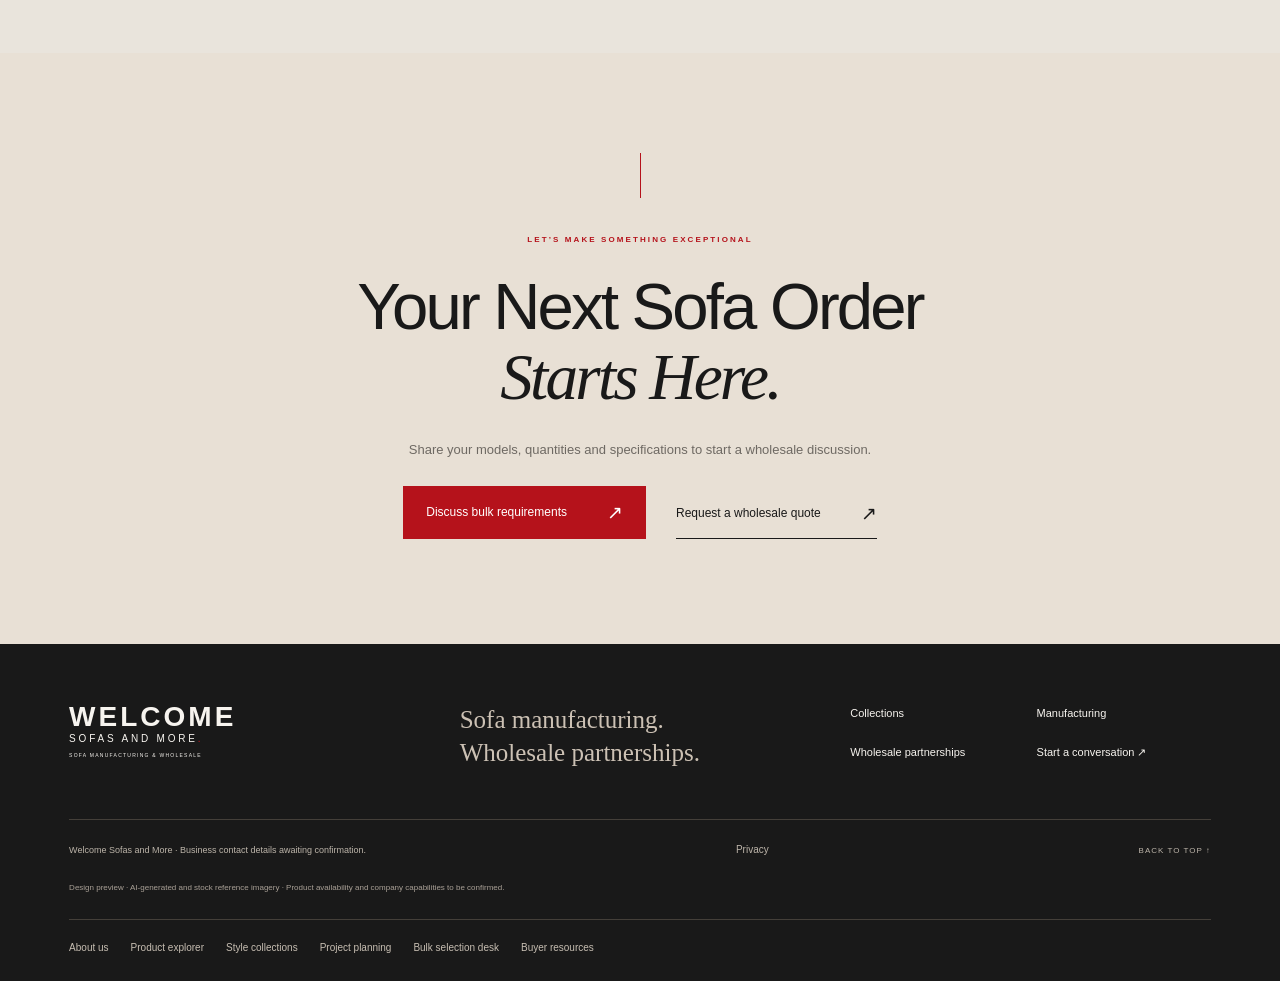
<file: collections.html>
<!doctype html>
<html lang="en">
<head>
<meta charset="utf-8"><meta name="viewport" content="width=device-width,initial-scale=1">
<title>Wholesale Sofa Ranges & Order Planner | Welcome Sofas and More</title>
<meta name="description" content="Explore sofa styles for wholesale buying and prepare your estimated units and specifications with the order planner.">
<meta name="robots" content="noindex,nofollow">
<meta property="og:title" content="Wholesale Sofa Ranges & Order Planner"><meta property="og:description" content="Explore sofa styles for wholesale buying and prepare your estimated units and specifications with the order planner."><meta property="og:type" content="website"><meta property="og:url" content="https://jaseelamp.github.io/welcome-sofas-and-more-site/collections.html"><meta property="og:image" content="https://jaseelamp.github.io/welcome-sofas-and-more-site/assets/hero.jpg"><meta name="twitter:card" content="summary_large_image"><meta name="theme-color" content="#F7F4EF">
<link rel="icon" href="assets/favicon.svg" type="image/svg+xml"><link rel="stylesheet" href="style.css?v=31712cf3d3">
<script src="config.js" defer></script><script src="catalog-data.js" defer></script><script src="app.js" defer></script><script src="commerce.js" defer></script>
</head>
<body data-page="collections.html">
<div class="reading-progress" aria-hidden="true"></div>
<a class="skip" href="#main">Skip to content</a>
<header class="header"><a href="index.html" class="wordmark" aria-label="Home"><span data-brand><span class="brand-name">WELCOME</span><span class="brand-subname">SOFAS AND MORE<span class="brand-dot">.</span></span></span><small>SOFA MANUFACTURING & WHOLESALE</small></a><nav aria-label="Main navigation" id="navigation"><a href="products.html">Products</a><a href="craft.html">Craftsmanship</a><a href="trade.html">Wholesale</a><a href="projects.html">Projects</a><a href="about.html">About us</a><a href="bulk.html">My selection</a></nav><a class="header-cta" href="enquire.html#enquire">Trade enquiry <span>↗</span></a><button class="menu-toggle" aria-expanded="false" aria-controls="navigation" aria-label="Open navigation"><span></span><span></span></button></header>
<main id="main"><div class="breadcrumb"><a href="index.html">Home</a><span>/</span><span>WHOLESALE SOFA RANGES</span></div><section class="section collections" id="collections"><div class="section-heading"><div><p class="index">02 / WHOLESALE SOFA RANGES</p><h1>Sofa ranges for<br><em>your business.</em></h1></div><p>Explore styles for your retail assortment or project.<br>Discuss model specifications and quantities in your enquiry.</p></div><div class="collection-tabs" role="group" aria-label="Filter collection directions"><button aria-pressed="true" data-filter="all">All directions <sup>06</sup></button><button aria-pressed="false" data-filter="contemporary">Contemporary</button><button aria-pressed="false" data-filter="modular">Modular & sectional</button><button aria-pressed="false" data-filter="classic">Classic & luxury</button><button aria-pressed="false" data-filter="bespoke">Bespoke</button></div><div class="collection-grid" id="collection-grid"></div><p class="fineprint">Illustrative collection directions, not a product catalogue. Designs, materials and availability require confirmation.</p></section><section class="section planner" id="planner"><div class="section-heading"><div><p class="index">BUILD A WHOLESALE BRIEF</p><h2>Plan your<br><em>sofa requirement.</em></h2></div><p>Select your business type, style and estimated units.<br>Carry the details into your wholesale enquiry.</p></div>
<div class="planner-layout"><div class="planner-controls">
<fieldset><legend><span>01</span> Who are you buying for?</legend><div class="choice-group"><button type="button" data-space="Retail" aria-pressed="true">Retail / dealership</button><button type="button" data-space="Hospitality" aria-pressed="false">Hospitality</button><button type="button" data-space="Projects" aria-pressed="false">Project procurement</button></div></fieldset>
<fieldset><legend><span>02</span> What matters most?</legend><div class="choice-group"><button type="button" data-priority="Sculptural form" aria-pressed="true">Sculptural form</button><button type="button" data-priority="Flexible layout" aria-pressed="false">Flexible layout</button><button type="button" data-priority="Tailored character" aria-pressed="false">Tailored character</button></div></fieldset>
<div class="planner-range"><label for="planner-seats"><span>03</span> Estimated sofa units <output id="seat-output" for="planner-seats">25</output></label><input id="planner-seats" type="range" min="5" max="200" step="5" value="25"><div><span>5 units</span><span>200 units</span></div></div>
<p class="fineprint">Planning estimate only. This range does not indicate a minimum order, production capacity or confirmed availability. For other quantities, use the enquiry form.</p></div>
<div class="planner-result"><img id="planner-image" src="assets/hero.jpg" width="1672" height="941" loading="lazy" alt="Sculptural sofa design reference"><div class="planner-result-copy" aria-live="polite"><p class="index">YOUR STARTING POINT</p><h3 id="planner-title">Contemporary · 25 units</h3><p id="planner-advice">Explore a contemporary sofa range. Include model dimensions, quantity by configuration and upholstery references in your enquiry.</p><a class="line-link" id="planner-apply" href="enquire.html#enquire">Prepare my wholesale enquiry <span>↗</span></a><p id="planner-status" role="status"></p></div></div></div></section><section class="finale"><p class="index">LET’S MAKE SOMETHING EXCEPTIONAL</p><h2>Your Next Sofa Order<br><em>Starts Here.</em></h2><p>Share your models, quantities and specifications to start a wholesale discussion.</p><div><a class="button red" href="enquire.html#enquire" data-enquiry="Wholesale & dealer enquiry">Discuss bulk requirements <span>↗</span></a><a class="line-link" href="enquire.html#enquire" data-enquiry="Wholesale & dealer enquiry">Request a wholesale quote <span>↗</span></a></div></section></main>
<footer><div class="footer-top"><a href="index.html" class="wordmark"><span data-brand><span class="brand-name">WELCOME</span><span class="brand-subname">SOFAS AND MORE<span class="brand-dot">.</span></span></span><small>SOFA MANUFACTURING & WHOLESALE</small></a><p>Sofa manufacturing.<br>Wholesale partnerships.</p><div><a href="collections.html#collections">Collections</a><a href="craft.html#craft">Manufacturing</a><a href="trade.html#partnerships">Wholesale partnerships</a><a href="enquire.html#enquire">Start a conversation ↗</a></div></div><div class="footer-bottom"><span>Welcome Sofas and More · Business contact details awaiting confirmation.</span><button data-policy>Privacy</button><a href="#main">BACK TO TOP ↑</a></div><p class="footer-disclosure">Design preview · AI-generated and stock reference imagery · Product availability and company capabilities to be confirmed.</p><div class="footer-explore"><a href="about.html">About us</a><a href="products.html">Product explorer</a><a href="collections.html">Style collections</a><a href="projects.html">Project planning</a><a href="bulk.html">Bulk selection desk</a><a href="journal.html">Buyer resources</a></div></footer>
<dialog id="collection-dialog" aria-labelledby="dialog-title"><button class="dialog-close" aria-label="Close collection details">×</button><img id="dialog-image" src="assets/hero.jpg" alt=""><div class="dialog-copy"><p class="index">COLLECTION DIRECTION · ILLUSTRATIVE</p><h2 id="dialog-title"></h2><p id="dialog-description"></p><p class="fineprint">Reference imagery only. Dimensions, finishes, pricing and availability will be confirmed in a quotation.</p><a class="button red" href="enquire.html#enquire" id="dialog-enquire">Discuss this direction <span>↗</span></a></div></dialog>
<dialog id="privacy-dialog" aria-labelledby="privacy-title"><button class="dialog-close" aria-label="Close privacy information">×</button><div class="dialog-copy"><p class="index">YOUR INFORMATION</p><h2 id="privacy-title">Privacy information</h2><p id="privacy-text">This preview does not transmit your form entries or save contact information in browser storage. Non-personal product selections may be kept in session storage for this tab; download your schedule to keep a copy. Downloading a brief creates a file on your device. Contact entries remain in the page until it is closed or reloaded.</p><p>The website uses no analytics or marketing cookies. The hosting provider may process technical access logs. Welcome Sofas and More contact details and a full business privacy notice must be supplied before live enquiry collection is enabled.</p></div></dialog>
<noscript><p class="noscript">Enable JavaScript to explore collections and download an enquiry brief.</p></noscript>
</body></html>
</file>
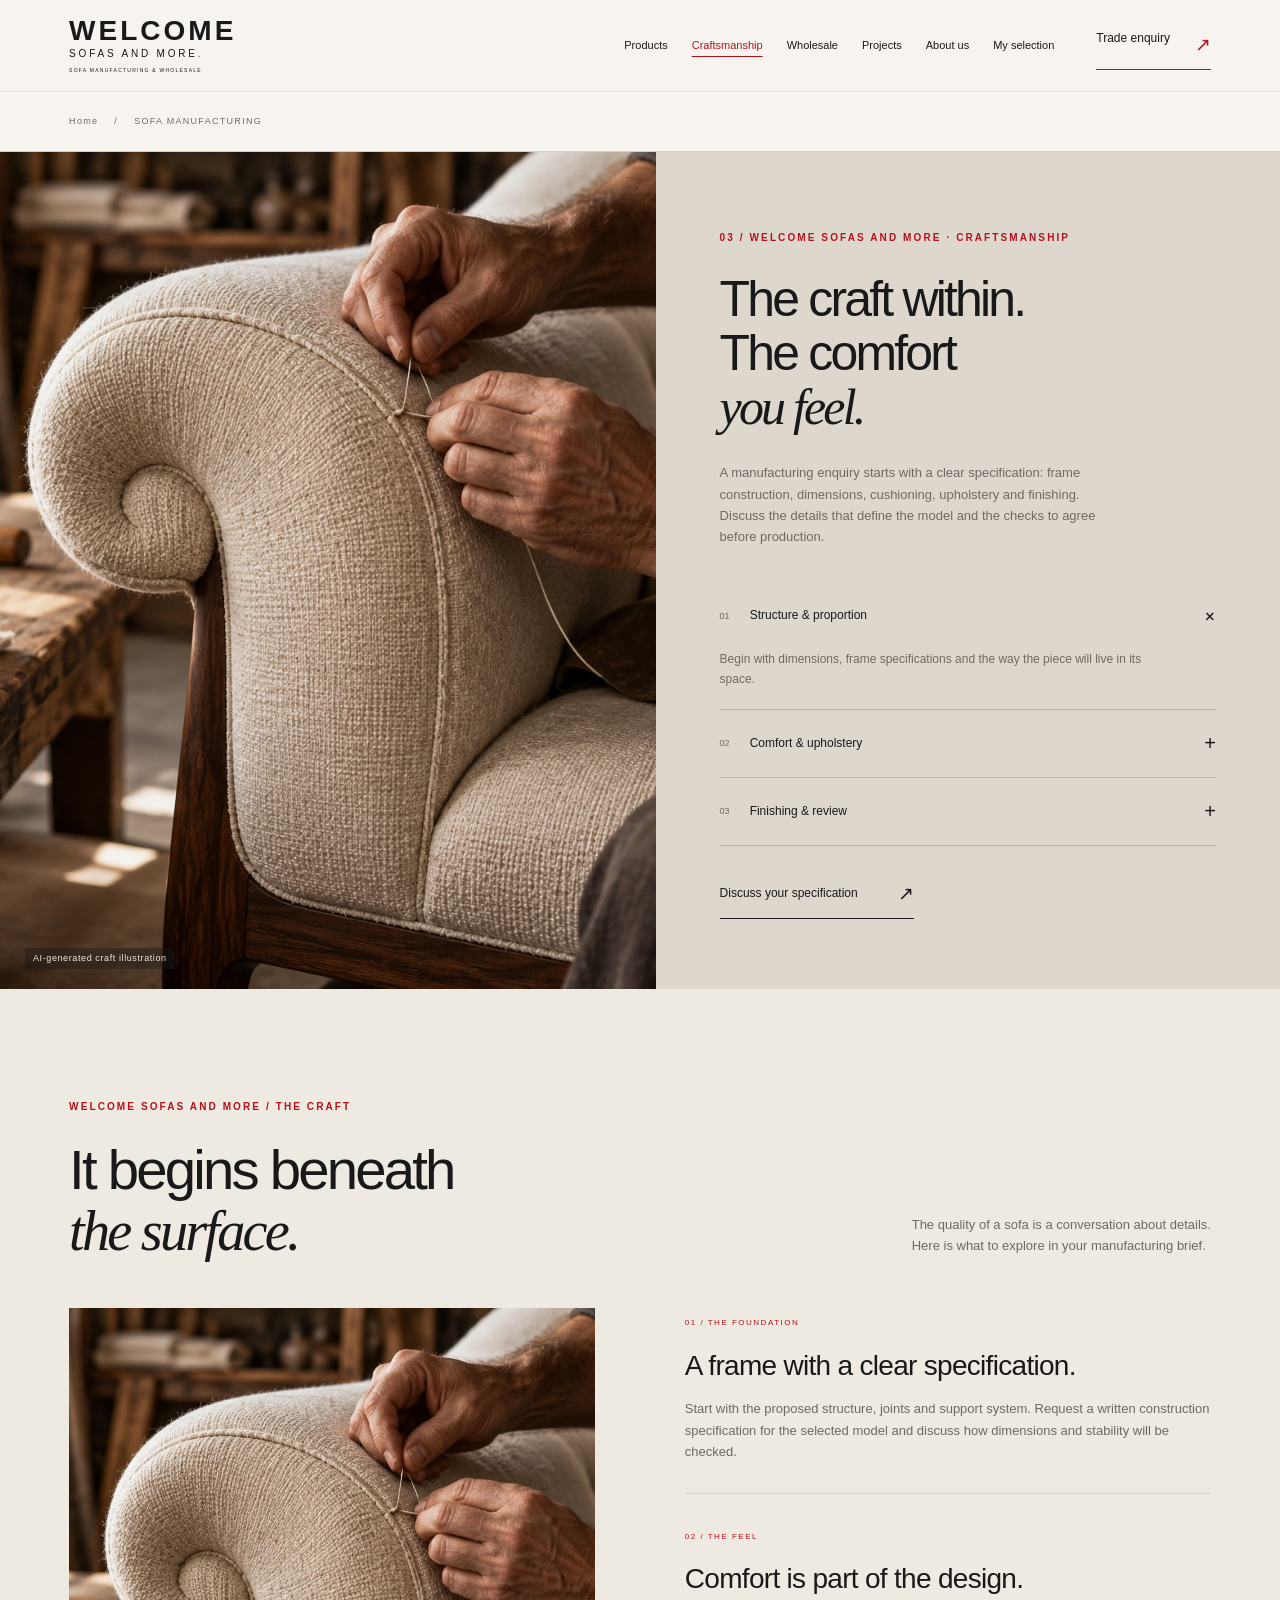
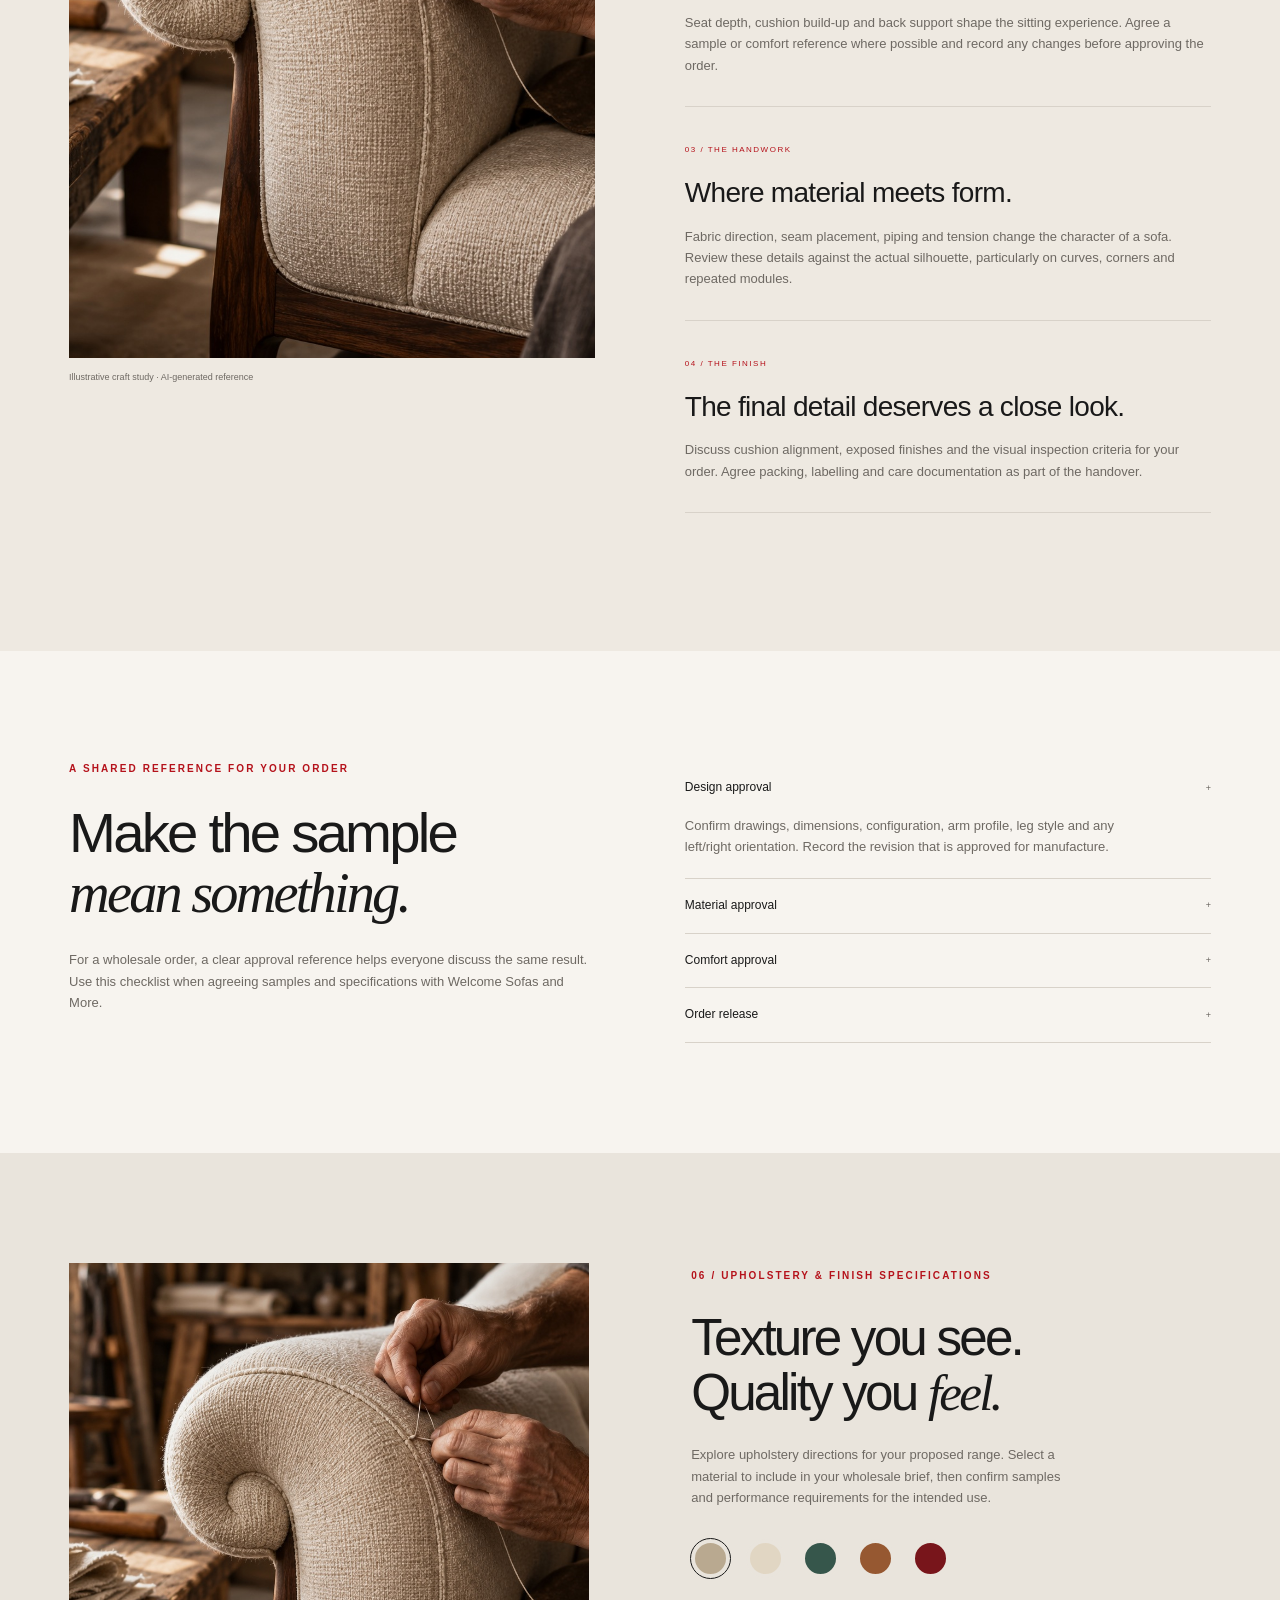
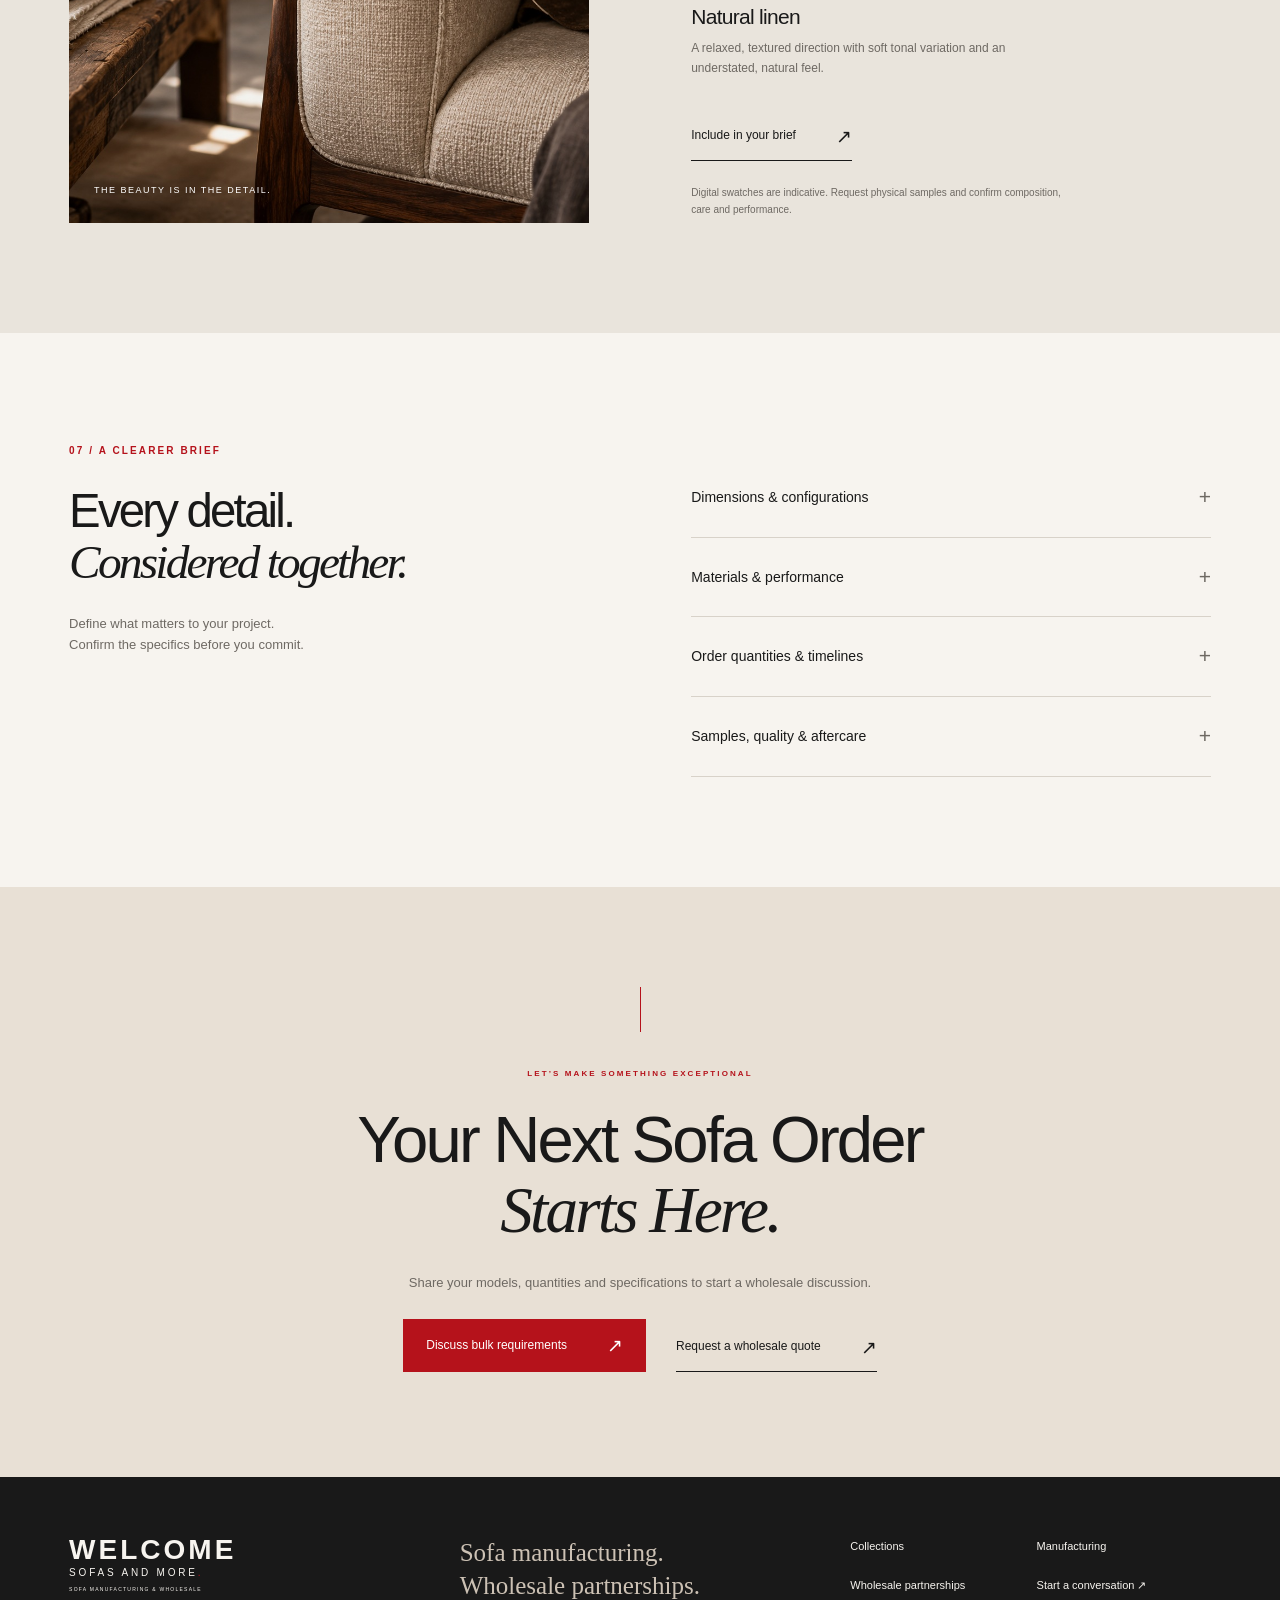
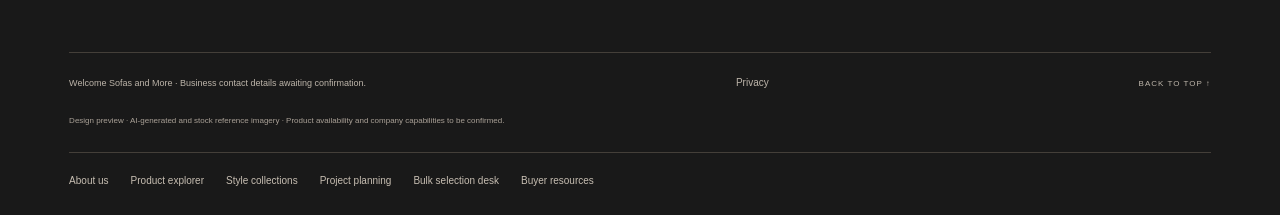
<file: craft.html>
<!doctype html>
<html lang="en">
<head>
<meta charset="utf-8"><meta name="viewport" content="width=device-width,initial-scale=1">
<title>Sofa Manufacturing & Materials | Welcome Sofas and More</title>
<meta name="description" content="Explore sofa structure, upholstery, tactile materials and the details to include in a furniture specification.">
<meta name="robots" content="noindex,nofollow">
<meta property="og:title" content="Sofa Manufacturing & Materials"><meta property="og:description" content="Explore sofa structure, upholstery, tactile materials and the details to include in a furniture specification."><meta property="og:type" content="website"><meta property="og:url" content="https://jaseelamp.github.io/welcome-sofas-and-more-site/craft.html"><meta property="og:image" content="https://jaseelamp.github.io/welcome-sofas-and-more-site/assets/hero.jpg"><meta name="twitter:card" content="summary_large_image"><meta name="theme-color" content="#F7F4EF">
<link rel="icon" href="assets/favicon.svg" type="image/svg+xml"><link rel="stylesheet" href="style.css?v=31712cf3d3">
<script src="config.js" defer></script><script src="catalog-data.js" defer></script><script src="app.js" defer></script><script src="commerce.js" defer></script>
</head>
<body data-page="craft.html">
<div class="reading-progress" aria-hidden="true"></div>
<a class="skip" href="#main">Skip to content</a>
<header class="header"><a href="index.html" class="wordmark" aria-label="Home"><span data-brand><span class="brand-name">WELCOME</span><span class="brand-subname">SOFAS AND MORE<span class="brand-dot">.</span></span></span><small>SOFA MANUFACTURING & WHOLESALE</small></a><nav aria-label="Main navigation" id="navigation"><a href="products.html">Products</a><a href="craft.html" aria-current="page">Craftsmanship</a><a href="trade.html">Wholesale</a><a href="projects.html">Projects</a><a href="about.html">About us</a><a href="bulk.html">My selection</a></nav><a class="header-cta" href="enquire.html#enquire">Trade enquiry <span>↗</span></a><button class="menu-toggle" aria-expanded="false" aria-controls="navigation" aria-label="Open navigation"><span></span><span></span></button></header>
<main id="main"><div class="breadcrumb"><a href="index.html">Home</a><span>/</span><span>SOFA MANUFACTURING</span></div><section class="craft" id="craft"><div class="craft-image"><img src="assets/craft.jpg" width="1536" height="1024" loading="lazy" alt="Illustrative close-up of hands stitching a textured upholstered armrest"><span class="image-note">AI-generated craft illustration</span></div><div class="craft-copy"><p class="index">03 / WELCOME SOFAS AND MORE · CRAFTSMANSHIP</p><h1>The craft within.<br>The comfort<br><em>you feel.</em></h1><p>A manufacturing enquiry starts with a clear specification: frame construction, dimensions, cushioning, upholstery and finishing. Discuss the details that define the model and the checks to agree before production.</p><div class="craft-steps"><details open><summary><span>01</span> Structure & proportion <b>+</b></summary><p>Begin with dimensions, frame specifications and the way the piece will live in its space.</p></details><details><summary><span>02</span> Comfort & upholstery <b>+</b></summary><p>Discuss seat depth, cushion feel, upholstery composition and the performance your project needs.</p></details><details><summary><span>03</span> Finishing & review <b>+</b></summary><p>Agree on seam details, finish samples and inspection criteria before production is confirmed.</p></details></div><a class="line-link" href="enquire.html#enquire" data-enquiry="Custom sofa requirements">Discuss your specification <span>↗</span></a></div></section><section class="section craft-story" id="craftsmanship"><div class="section-heading"><div><p class="index">WELCOME SOFAS AND MORE / THE CRAFT</p><h2>It begins beneath<br><em>the surface.</em></h2></div><p>The quality of a sofa is a conversation about details.<br>Here is what to explore in your manufacturing brief.</p></div><div class="craft-story-layout"><figure><img src="assets/craft.jpg" width="1536" height="1024" alt="Illustrative hands stitching a textured upholstery seam" loading="lazy"><figcaption>Illustrative craft study · AI-generated reference</figcaption></figure><div class="craft-narrative"><article><span>01 / THE FOUNDATION</span><h3>A frame with a clear specification.</h3><p>Start with the proposed structure, joints and support system. Request a written construction specification for the selected model and discuss how dimensions and stability will be checked.</p></article><article><span>02 / THE FEEL</span><h3>Comfort is part of the design.</h3><p>Seat depth, cushion build-up and back support shape the sitting experience. Agree a sample or comfort reference where possible and record any changes before approving the order.</p></article><article><span>03 / THE HANDWORK</span><h3>Where material meets form.</h3><p>Fabric direction, seam placement, piping and tension change the character of a sofa. Review these details against the actual silhouette, particularly on curves, corners and repeated modules.</p></article><article><span>04 / THE FINISH</span><h3>The final detail deserves a close look.</h3><p>Discuss cushion alignment, exposed finishes and the visual inspection criteria for your order. Agree packing, labelling and care documentation as part of the handover.</p></article></div></div></section>
<section class="section approval-guide"><div><p class="index">A SHARED REFERENCE FOR YOUR ORDER</p><h2>Make the sample<br><em>mean something.</em></h2><p>For a wholesale order, a clear approval reference helps everyone discuss the same result. Use this checklist when agreeing samples and specifications with Welcome Sofas and More.</p></div><div class="approval-items"><details open><summary>Design approval <span>+</span></summary><p>Confirm drawings, dimensions, configuration, arm profile, leg style and any left/right orientation. Record the revision that is approved for manufacture.</p></details><details><summary>Material approval <span>+</span></summary><p>Identify the upholstery sample, colour reference and finish. Ask for the relevant composition, care and performance information for the selected material.</p></details><details><summary>Comfort approval <span>+</span></summary><p>Discuss the cushion and support specification, sample feedback and any agreed changes. Keep aesthetic approval and comfort approval clear.</p></details><details><summary>Order release <span>+</span></summary><p>Agree the final quantity schedule, inspection process, packing requirements and delivery responsibilities. Confirm production timing in the quotation.</p></details></div></section>
<section class="materials section" id="materials"><div class="material-visual"><img src="assets/craft.jpg" width="1536" height="1024" loading="lazy" alt="Close detail of a woven upholstery surface and careful seam"><span>THE BEAUTY IS IN THE DETAIL.</span></div><div class="material-copy"><p class="index">06 / UPHOLSTERY & FINISH SPECIFICATIONS</p><h2>Texture you see.<br>Quality you <em>feel.</em></h2><p>Explore upholstery directions for your proposed range. Select a material to include in your wholesale brief, then confirm samples and performance requirements for the intended use.</p><div class="swatches" role="group" aria-label="Choose a material direction"><button class="swatch linen" aria-label="Natural linen" aria-pressed="true" data-material="Natural linen"></button><button class="swatch boucle" aria-label="Ivory bouclé" aria-pressed="false" data-material="Ivory bouclé"></button><button class="swatch velvet" aria-label="Forest velvet" aria-pressed="false" data-material="Forest velvet"></button><button class="swatch leather" aria-label="Cognac leather" aria-pressed="false" data-material="Cognac leather"></button><button class="swatch wine" aria-label="Wine weave" aria-pressed="false" data-material="Wine weave"></button></div><div class="material-description" aria-live="polite"><h3 id="material-name">Natural linen</h3><p id="material-text">A relaxed, textured direction with soft tonal variation and an understated, natural feel.</p></div><a href="enquire.html#enquire" class="line-link" data-enquiry="Custom sofa requirements">Include in your brief <span>↗</span></a><p class="fineprint">Digital swatches are indicative. Request physical samples and confirm composition, care and performance.</p></div></section><section class="section specifications"><div><p class="index">07 / A CLEARER BRIEF</p><h2>Every detail.<br><em>Considered together.</em></h2><p>Define what matters to your project.<br>Confirm the specifics before you commit.</p></div><div class="spec-list"><details><summary>Dimensions & configurations <span>+</span></summary><p>Share plans, room dimensions, preferred seat count and access constraints. Final drawings and dimensions should be approved before an order.</p></details><details><summary>Materials & performance <span>+</span></summary><p>Specify upholstery, frame, cushion and finish requirements, including any project-specific fire, abrasion or cleaning standards. Certifications must be verified for the selected specification.</p></details><details><summary>Order quantities & timelines <span>+</span></summary><p>Include quantities, delivery location and target installation date. Minimum orders, capacity, pricing and lead times are subject to a confirmed quotation.</p></details><details><summary>Samples, quality & aftercare <span>+</span></summary><p>Ask about sample approval, inspection arrangements, care instructions and written warranty terms for your selected design.</p></details></div></section><section class="finale"><p class="index">LET’S MAKE SOMETHING EXCEPTIONAL</p><h2>Your Next Sofa Order<br><em>Starts Here.</em></h2><p>Share your models, quantities and specifications to start a wholesale discussion.</p><div><a class="button red" href="enquire.html#enquire" data-enquiry="Wholesale & dealer enquiry">Discuss bulk requirements <span>↗</span></a><a class="line-link" href="enquire.html#enquire" data-enquiry="Wholesale & dealer enquiry">Request a wholesale quote <span>↗</span></a></div></section></main>
<footer><div class="footer-top"><a href="index.html" class="wordmark"><span data-brand><span class="brand-name">WELCOME</span><span class="brand-subname">SOFAS AND MORE<span class="brand-dot">.</span></span></span><small>SOFA MANUFACTURING & WHOLESALE</small></a><p>Sofa manufacturing.<br>Wholesale partnerships.</p><div><a href="collections.html#collections">Collections</a><a href="craft.html#craft">Manufacturing</a><a href="trade.html#partnerships">Wholesale partnerships</a><a href="enquire.html#enquire">Start a conversation ↗</a></div></div><div class="footer-bottom"><span>Welcome Sofas and More · Business contact details awaiting confirmation.</span><button data-policy>Privacy</button><a href="#main">BACK TO TOP ↑</a></div><p class="footer-disclosure">Design preview · AI-generated and stock reference imagery · Product availability and company capabilities to be confirmed.</p><div class="footer-explore"><a href="about.html">About us</a><a href="products.html">Product explorer</a><a href="collections.html">Style collections</a><a href="projects.html">Project planning</a><a href="bulk.html">Bulk selection desk</a><a href="journal.html">Buyer resources</a></div></footer>

<dialog id="privacy-dialog" aria-labelledby="privacy-title"><button class="dialog-close" aria-label="Close privacy information">×</button><div class="dialog-copy"><p class="index">YOUR INFORMATION</p><h2 id="privacy-title">Privacy information</h2><p id="privacy-text">This preview does not transmit your form entries or save contact information in browser storage. Non-personal product selections may be kept in session storage for this tab; download your schedule to keep a copy. Downloading a brief creates a file on your device. Contact entries remain in the page until it is closed or reloaded.</p><p>The website uses no analytics or marketing cookies. The hosting provider may process technical access logs. Welcome Sofas and More contact details and a full business privacy notice must be supplied before live enquiry collection is enabled.</p></div></dialog>
<noscript><p class="noscript">Enable JavaScript to explore collections and download an enquiry brief.</p></noscript>
</body></html>
</file>
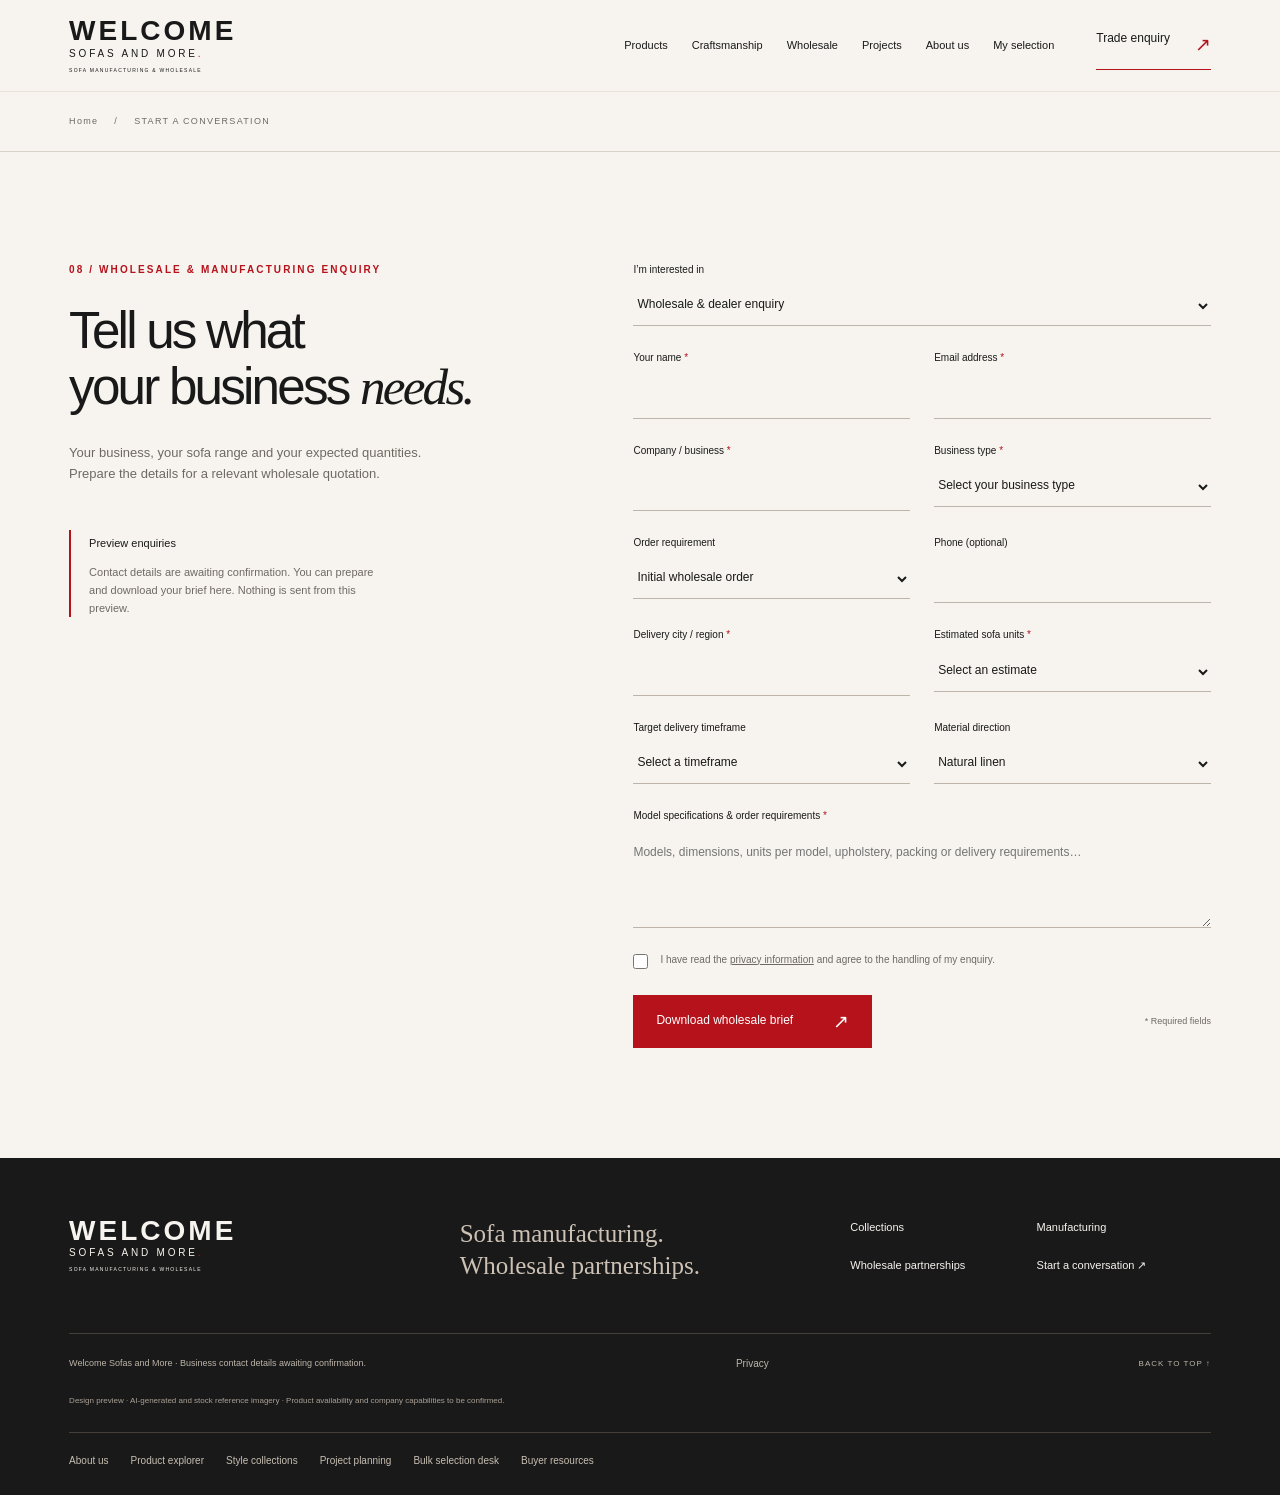
<file: enquire.html>
<!doctype html>
<html lang="en">
<head>
<meta charset="utf-8"><meta name="viewport" content="width=device-width,initial-scale=1">
<title>Wholesale & Manufacturing Enquiries | Welcome Sofas and More</title>
<meta name="description" content="Prepare a sofa manufacturing or wholesale enquiry with your business details, quantities, specifications and delivery requirements.">
<meta name="robots" content="noindex,nofollow">
<meta property="og:title" content="Wholesale & Manufacturing Enquiries"><meta property="og:description" content="Prepare a sofa manufacturing or wholesale enquiry with your business details, quantities, specifications and delivery requirements."><meta property="og:type" content="website"><meta property="og:url" content="https://jaseelamp.github.io/welcome-sofas-and-more-site/enquire.html"><meta property="og:image" content="https://jaseelamp.github.io/welcome-sofas-and-more-site/assets/hero.jpg"><meta name="twitter:card" content="summary_large_image"><meta name="theme-color" content="#F7F4EF">
<link rel="icon" href="assets/favicon.svg" type="image/svg+xml"><link rel="stylesheet" href="style.css?v=31712cf3d3">
<script src="config.js" defer></script><script src="catalog-data.js" defer></script><script src="app.js" defer></script><script src="commerce.js" defer></script>
</head>
<body data-page="enquire.html">
<div class="reading-progress" aria-hidden="true"></div>
<a class="skip" href="#main">Skip to content</a>
<header class="header"><a href="index.html" class="wordmark" aria-label="Home"><span data-brand><span class="brand-name">WELCOME</span><span class="brand-subname">SOFAS AND MORE<span class="brand-dot">.</span></span></span><small>SOFA MANUFACTURING & WHOLESALE</small></a><nav aria-label="Main navigation" id="navigation"><a href="products.html">Products</a><a href="craft.html">Craftsmanship</a><a href="trade.html">Wholesale</a><a href="projects.html">Projects</a><a href="about.html">About us</a><a href="bulk.html">My selection</a></nav><a class="header-cta" href="enquire.html#enquire">Trade enquiry <span>↗</span></a><button class="menu-toggle" aria-expanded="false" aria-controls="navigation" aria-label="Open navigation"><span></span><span></span></button></header>
<main id="main"><div class="breadcrumb"><a href="index.html">Home</a><span>/</span><span>START A CONVERSATION</span></div><section class="section enquiry" id="enquire"><div class="enquiry-intro"><p class="index">08 / WHOLESALE & MANUFACTURING ENQUIRY</p><h1>Tell us what<br>your business <em>needs.</em></h1><p>Your business, your sofa range and your expected quantities.<br>Prepare the details for a relevant wholesale quotation.</p><div class="preview-note"><strong>Preview enquiries</strong><p id="form-note">Contact details are awaiting confirmation. You can prepare and download your brief here. Nothing is sent from this preview.</p></div></div><form id="enquiry-form"><div id="schedule-enquiry" class="full" hidden></div><div class="field full"><label for="interest">I’m interested in</label><select id="interest" name="interest" required><option>Wholesale & dealer enquiry</option><option>General product enquiry</option><option>Interior designer & architect partnership</option><option>Hospitality & commercial project</option><option>Custom sofa requirements</option></select></div><div class="field"><label for="name">Your name <span>*</span></label><input id="name" name="name" autocomplete="name" required maxlength="100"></div><div class="field"><label for="email">Email address <span>*</span></label><input id="email" name="email" type="email" autocomplete="email" required maxlength="254"></div><div class="field"><label for="company">Company / business <span>*</span></label><input id="company" name="company" autocomplete="organization" required maxlength="150"></div><div class="field"><label for="buyer-type">Business type <span>*</span></label><select id="buyer-type" name="buyerType" required><option value="">Select your business type</option><option>Furniture dealer / retailer</option><option>Interior / procurement firm</option><option>Hospitality / developer</option><option>Other business</option></select></div><div class="field"><label for="order-type">Order requirement</label><select id="order-type" name="orderType"><option>Initial wholesale order</option><option>Repeat supply enquiry</option><option>Display / approval samples</option><option>Project-specific manufacturing</option></select></div><div class="field"><label for="phone">Phone (optional)</label><input id="phone" name="phone" type="tel" autocomplete="tel" maxlength="50"></div><div class="field"><label for="location">Delivery city / region <span>*</span></label><input id="location" name="location" autocomplete="address-level2" required maxlength="150"></div><div class="field"><label for="quantity">Estimated sofa units <span>*</span></label><select id="quantity" name="quantity" required><option value="">Select an estimate</option><option>1–5 pieces</option><option>6–20 pieces</option><option>21–50 pieces</option><option>51–100 pieces</option><option>101–200 pieces</option><option>200+ pieces</option><option>To be confirmed</option></select></div><div class="field"><label for="timeline">Target delivery timeframe</label><select id="timeline" name="timeline"><option value="">Select a timeframe</option><option>Within 3 months</option><option>3–6 months</option><option>6+ months</option><option>Exploring options</option></select></div><div class="field"><label for="material">Material direction</label><select id="material" name="material"><option>Natural linen</option><option>Ivory bouclé</option><option>Forest velvet</option><option>Cognac leather</option><option>Wine weave</option><option>Open to suggestions</option></select></div><div class="field full"><label for="message">Model specifications & order requirements <span>*</span></label><textarea id="message" name="message" rows="3" required minlength="15" maxlength="5000" placeholder="Models, dimensions, units per model, upholstery, packing or delivery requirements…"></textarea></div><div class="honey" aria-hidden="true"><label for="website">Website</label><input id="website" name="website" tabindex="-1" autocomplete="off"></div><label class="consent full"><input name="consent" type="checkbox" required><span>I have read the <button type="button" class="inline-button" data-policy>privacy information</button> and agree to the handling of my enquiry.</span></label><div class="full form-bottom"><button class="button red" type="submit" id="submit-button">Download wholesale brief <span>↗</span></button><span>* Required fields</span></div><p id="form-status" class="full" role="status" aria-live="polite"></p></form></section></main>
<footer><div class="footer-top"><a href="index.html" class="wordmark"><span data-brand><span class="brand-name">WELCOME</span><span class="brand-subname">SOFAS AND MORE<span class="brand-dot">.</span></span></span><small>SOFA MANUFACTURING & WHOLESALE</small></a><p>Sofa manufacturing.<br>Wholesale partnerships.</p><div><a href="collections.html#collections">Collections</a><a href="craft.html#craft">Manufacturing</a><a href="trade.html#partnerships">Wholesale partnerships</a><a href="enquire.html#enquire">Start a conversation ↗</a></div></div><div class="footer-bottom"><span>Welcome Sofas and More · Business contact details awaiting confirmation.</span><button data-policy>Privacy</button><a href="#main">BACK TO TOP ↑</a></div><p class="footer-disclosure">Design preview · AI-generated and stock reference imagery · Product availability and company capabilities to be confirmed.</p><div class="footer-explore"><a href="about.html">About us</a><a href="products.html">Product explorer</a><a href="collections.html">Style collections</a><a href="projects.html">Project planning</a><a href="bulk.html">Bulk selection desk</a><a href="journal.html">Buyer resources</a></div></footer>

<dialog id="privacy-dialog" aria-labelledby="privacy-title"><button class="dialog-close" aria-label="Close privacy information">×</button><div class="dialog-copy"><p class="index">YOUR INFORMATION</p><h2 id="privacy-title">Privacy information</h2><p id="privacy-text">This preview does not transmit your form entries or save contact information in browser storage. Non-personal product selections may be kept in session storage for this tab; download your schedule to keep a copy. Downloading a brief creates a file on your device. Contact entries remain in the page until it is closed or reloaded.</p><p>The website uses no analytics or marketing cookies. The hosting provider may process technical access logs. Welcome Sofas and More contact details and a full business privacy notice must be supplied before live enquiry collection is enabled.</p></div></dialog>
<noscript><p class="noscript">Enable JavaScript to explore collections and download an enquiry brief.</p></noscript>
</body></html>
</file>
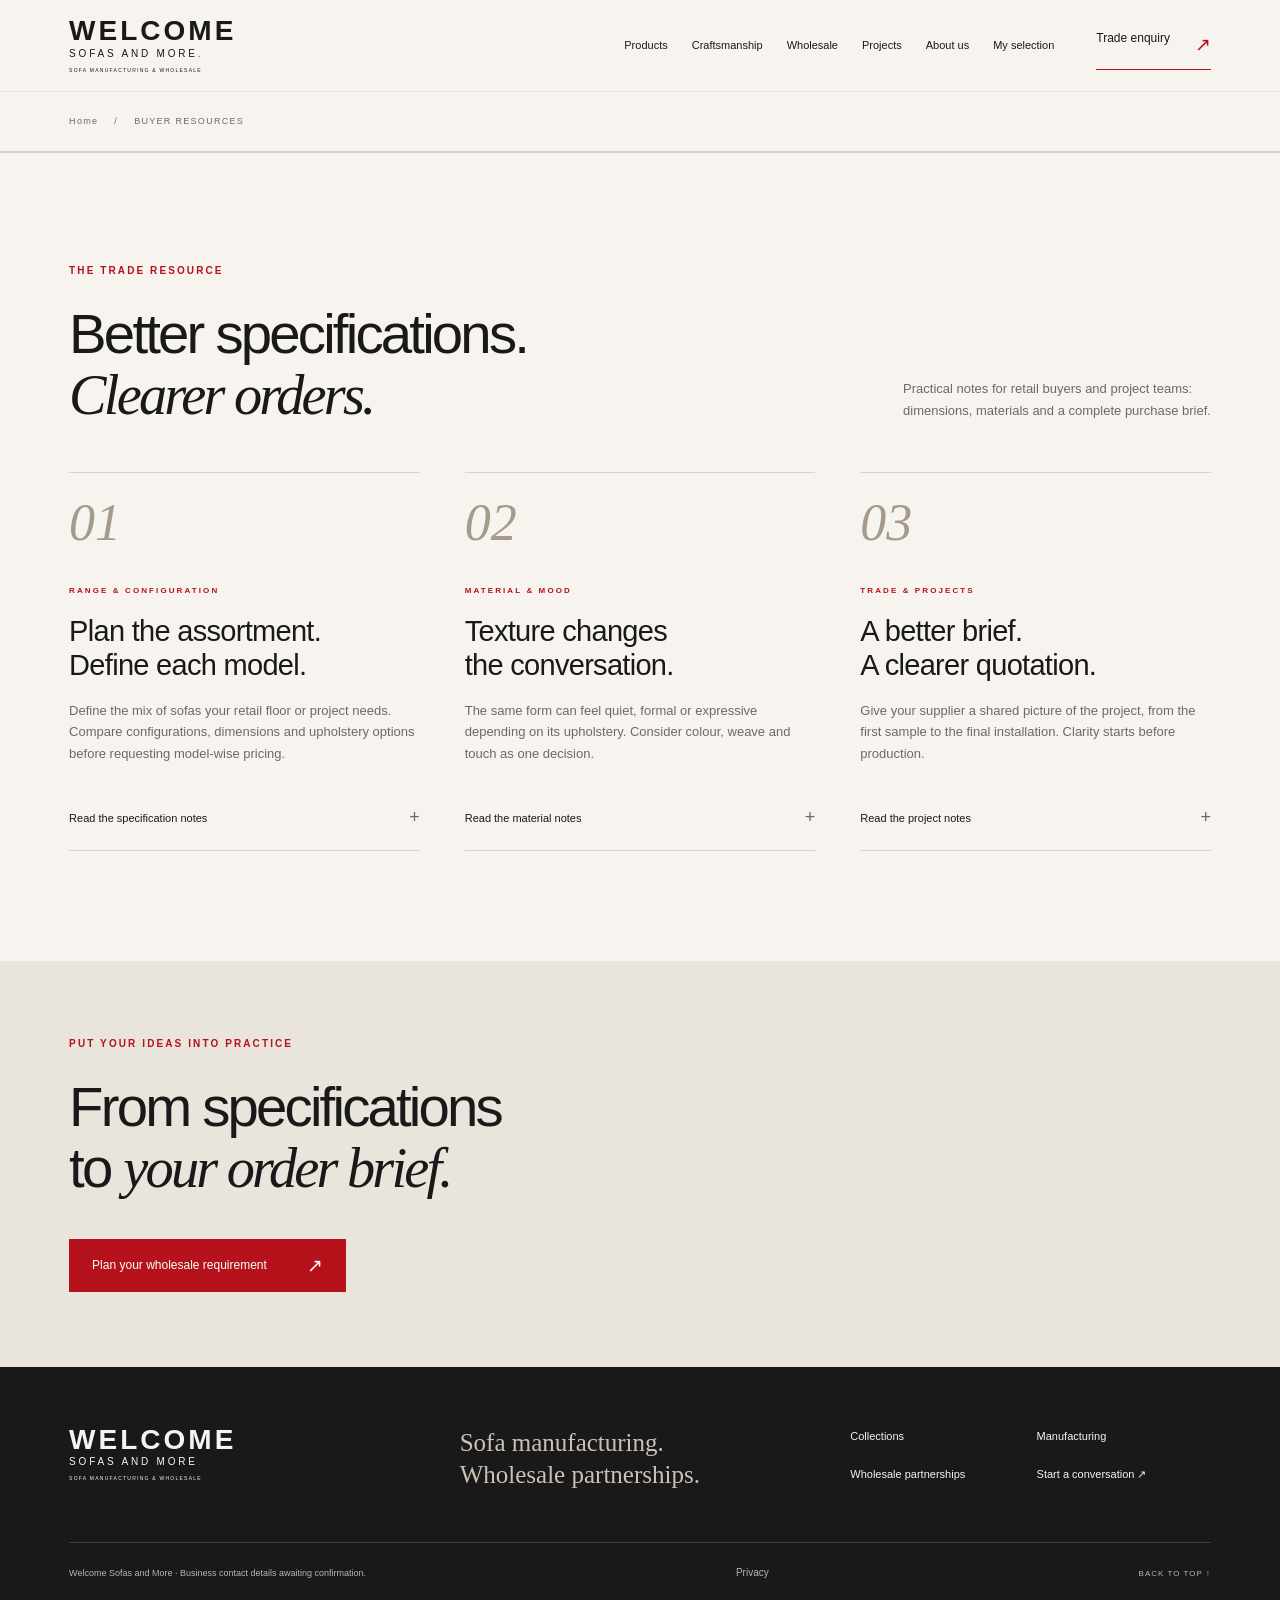
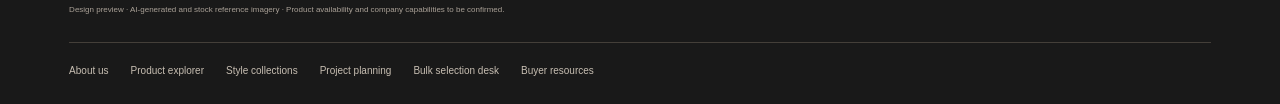
<file: journal.html>
<!doctype html>
<html lang="en">
<head>
<meta charset="utf-8"><meta name="viewport" content="width=device-width,initial-scale=1">
<title>Wholesale Buyer Resources | Welcome Sofas and More</title>
<meta name="description" content="Read specification, upholstery and order-planning guides for sofa dealers, retailers and procurement teams.">
<meta name="robots" content="noindex,nofollow">
<meta property="og:title" content="Wholesale Buyer Resources"><meta property="og:description" content="Read specification, upholstery and order-planning guides for sofa dealers, retailers and procurement teams."><meta property="og:type" content="website"><meta property="og:url" content="https://jaseelamp.github.io/welcome-sofas-and-more-site/journal.html"><meta property="og:image" content="https://jaseelamp.github.io/welcome-sofas-and-more-site/assets/hero.jpg"><meta name="twitter:card" content="summary_large_image"><meta name="theme-color" content="#F7F4EF">
<link rel="icon" href="assets/favicon.svg" type="image/svg+xml"><link rel="stylesheet" href="style.css?v=31712cf3d3">
<script src="config.js" defer></script><script src="catalog-data.js" defer></script><script src="app.js" defer></script><script src="commerce.js" defer></script>
</head>
<body data-page="journal.html">
<div class="reading-progress" aria-hidden="true"></div>
<a class="skip" href="#main">Skip to content</a>
<header class="header"><a href="index.html" class="wordmark" aria-label="Home"><span data-brand><span class="brand-name">WELCOME</span><span class="brand-subname">SOFAS AND MORE<span class="brand-dot">.</span></span></span><small>SOFA MANUFACTURING & WHOLESALE</small></a><nav aria-label="Main navigation" id="navigation"><a href="products.html">Products</a><a href="craft.html">Craftsmanship</a><a href="trade.html">Wholesale</a><a href="projects.html">Projects</a><a href="about.html">About us</a><a href="bulk.html">My selection</a></nav><a class="header-cta" href="enquire.html#enquire">Trade enquiry <span>↗</span></a><button class="menu-toggle" aria-expanded="false" aria-controls="navigation" aria-label="Open navigation"><span></span><span></span></button></header>
<main id="main"><div class="breadcrumb"><a href="index.html">Home</a><span>/</span><span>BUYER RESOURCES</span></div><section class="section journal" id="journal">
<div class="section-heading"><div><p class="index">THE TRADE RESOURCE</p><h1>Better specifications.<br><em>Clearer orders.</em></h1></div><p>Practical notes for retail buyers and project teams:<br>dimensions, materials and a complete purchase brief.</p></div>
<div class="journal-grid">
<article><span class="journal-number">01</span><p class="index">RANGE & CONFIGURATION</p><h3>Plan the assortment.<br>Define each model.</h3><p>Define the mix of sofas your retail floor or project needs. Compare configurations, dimensions and upholstery options before requesting model-wise pricing.</p><details><summary>Read the specification notes <span>+</span></summary><div class="article-body"><h4>Build a model-wise schedule</h4><p>List each proposed model, size, configuration and quantity. Separate display samples from sale stock and identify any repeated layouts across rooms or locations.</p><h4>Agree the comfort reference</h4><p>Record the desired seat depth, cushion feel and back support. Where samples are agreed, use them as an approval reference; dimensions alone cannot describe comfort.</p><h4>Plan packing and delivery access</h4><p>Record door openings, stairs, lifts and tight turns. Ask for packaged dimensions and whether the design can be delivered in separate sections before placing an order.</p></div></details></article>
<article><span class="journal-number">02</span><p class="index">MATERIAL & MOOD</p><h3>Texture changes<br>the conversation.</h3><p>The same form can feel quiet, formal or expressive depending on its upholstery. Consider colour, weave and touch as one decision.</p><details><summary>Read the material notes <span>+</span></summary><div class="article-body"><h4>Bring samples into the space</h4><p>View fabrics beside the floor, wall finish and curtains. Look at them in daylight and evening light; a colour on a screen is only a starting point.</p><h4>Match the specification to use</h4><p>For busy spaces, ask for the chosen fabric’s abrasion, colourfastness, cleaning and fire-performance information. Confirm the actual specification rather than assuming performance from appearance.</p><h4>Make care part of the brief</h4><p>Ask for written care instructions for the selected fabric or leather. Confirm approved cleaning methods and removable-cover options before committing.</p></div></details></article>
<article><span class="journal-number">03</span><p class="index">TRADE & PROJECTS</p><h3>A better brief.<br>A clearer quotation.</h3><p>Give your supplier a shared picture of the project, from the first sample to the final installation. Clarity starts before production.</p><details><summary>Read the project notes <span>+</span></summary><div class="article-body"><h4>Define the scope</h4><p>List quantities by room or area, proposed dimensions, upholstery references and delivery locations. Separate essential requirements from preferences that can evolve.</p><h4>Agree approval milestones</h4><p>Discuss drawings, finish samples and any prototype review. Record who approves each stage and what must be signed off before production begins.</p><h4>Compare the complete quotation</h4><p>Ask what is included in packing, freight, installation, taxes and aftercare. Confirm lead times, payment terms and warranty conditions in writing.</p></div></details></article>
</div></section><section class="journal-next"><p class="index">PUT YOUR IDEAS INTO PRACTICE</p><h2>From specifications<br>to <em>your order brief.</em></h2><a class="button red" href="collections.html#planner">Plan your wholesale requirement <span>↗</span></a></section></main>
<footer><div class="footer-top"><a href="index.html" class="wordmark"><span data-brand><span class="brand-name">WELCOME</span><span class="brand-subname">SOFAS AND MORE<span class="brand-dot">.</span></span></span><small>SOFA MANUFACTURING & WHOLESALE</small></a><p>Sofa manufacturing.<br>Wholesale partnerships.</p><div><a href="collections.html#collections">Collections</a><a href="craft.html#craft">Manufacturing</a><a href="trade.html#partnerships">Wholesale partnerships</a><a href="enquire.html#enquire">Start a conversation ↗</a></div></div><div class="footer-bottom"><span>Welcome Sofas and More · Business contact details awaiting confirmation.</span><button data-policy>Privacy</button><a href="#main">BACK TO TOP ↑</a></div><p class="footer-disclosure">Design preview · AI-generated and stock reference imagery · Product availability and company capabilities to be confirmed.</p><div class="footer-explore"><a href="about.html">About us</a><a href="products.html">Product explorer</a><a href="collections.html">Style collections</a><a href="projects.html">Project planning</a><a href="bulk.html">Bulk selection desk</a><a href="journal.html">Buyer resources</a></div></footer>

<dialog id="privacy-dialog" aria-labelledby="privacy-title"><button class="dialog-close" aria-label="Close privacy information">×</button><div class="dialog-copy"><p class="index">YOUR INFORMATION</p><h2 id="privacy-title">Privacy information</h2><p id="privacy-text">This preview does not transmit your form entries or save contact information in browser storage. Non-personal product selections may be kept in session storage for this tab; download your schedule to keep a copy. Downloading a brief creates a file on your device. Contact entries remain in the page until it is closed or reloaded.</p><p>The website uses no analytics or marketing cookies. The hosting provider may process technical access logs. Welcome Sofas and More contact details and a full business privacy notice must be supplied before live enquiry collection is enabled.</p></div></dialog>
<noscript><p class="noscript">Enable JavaScript to explore collections and download an enquiry brief.</p></noscript>
</body></html>
</file>
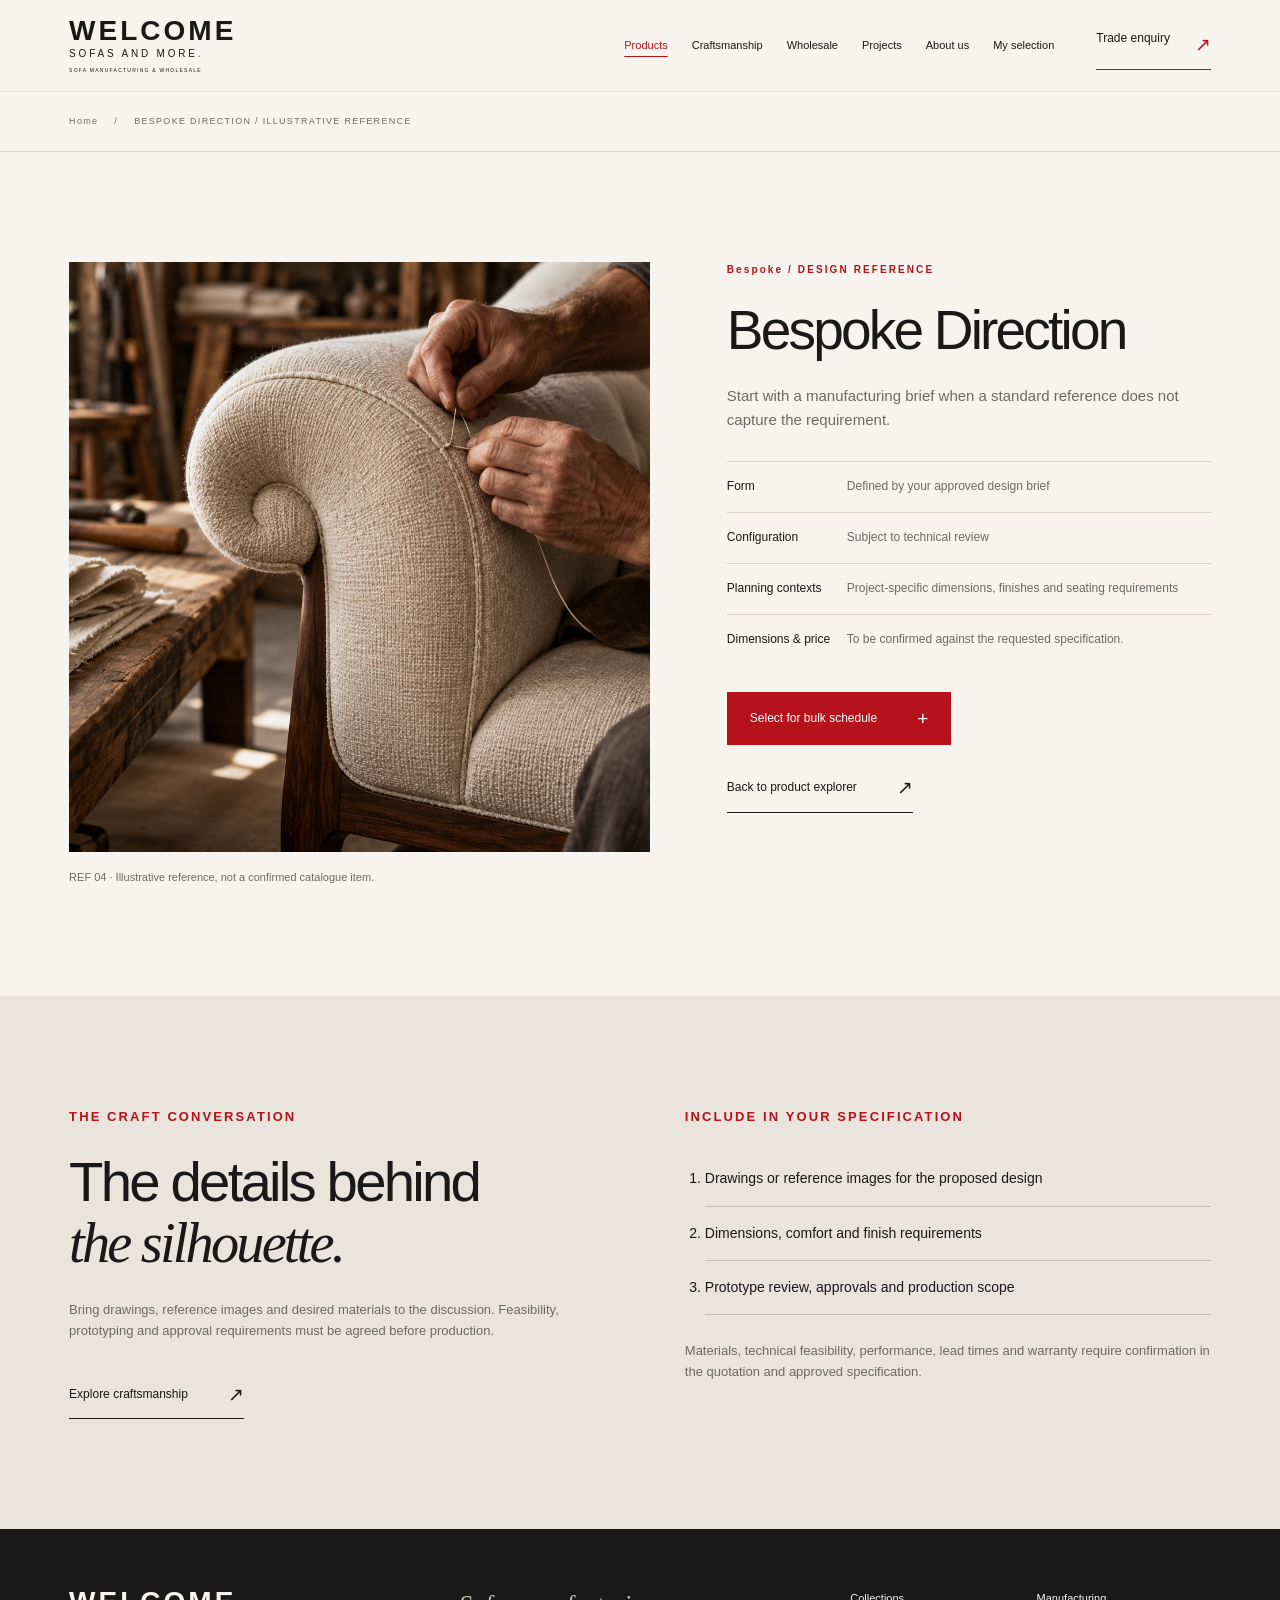
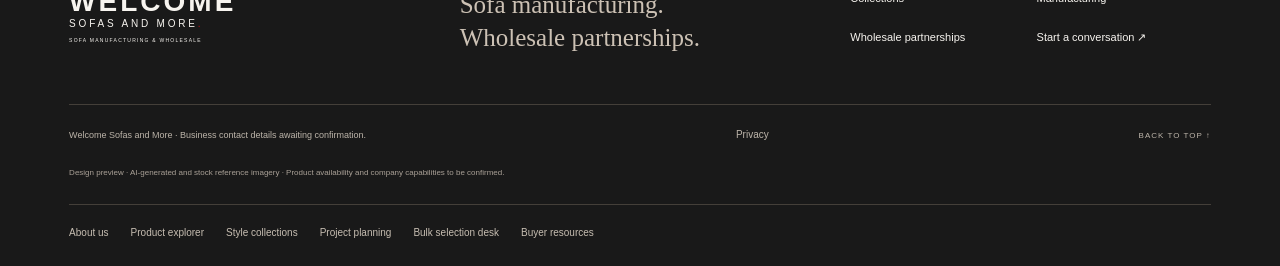
<file: product-bespoke.html>
<!doctype html>
<html lang="en">
<head>
<meta charset="utf-8"><meta name="viewport" content="width=device-width,initial-scale=1">
<title>Bespoke Direction — Design Reference | Welcome Sofas and More</title>
<meta name="description" content="Start with a manufacturing brief when a standard reference does not capture the requirement. Explore craft considerations and select for a wholesale enquiry.">
<meta name="robots" content="noindex,nofollow">
<meta property="og:title" content="Bespoke Direction — Design Reference"><meta property="og:description" content="Start with a manufacturing brief when a standard reference does not capture the requirement. Explore craft considerations and select for a wholesale enquiry."><meta property="og:type" content="website"><meta property="og:url" content="https://jaseelamp.github.io/welcome-sofas-and-more-site/product-bespoke.html"><meta property="og:image" content="https://jaseelamp.github.io/welcome-sofas-and-more-site/assets/hero.jpg"><meta name="twitter:card" content="summary_large_image"><meta name="theme-color" content="#F7F4EF">
<link rel="icon" href="assets/favicon.svg" type="image/svg+xml"><link rel="stylesheet" href="style.css?v=31712cf3d3">
<script src="config.js" defer></script><script src="catalog-data.js" defer></script><script src="app.js" defer></script><script src="commerce.js" defer></script>
</head>
<body data-page="product-bespoke.html">
<div class="reading-progress" aria-hidden="true"></div>
<a class="skip" href="#main">Skip to content</a>
<header class="header"><a href="index.html" class="wordmark" aria-label="Home"><span data-brand><span class="brand-name">WELCOME</span><span class="brand-subname">SOFAS AND MORE<span class="brand-dot">.</span></span></span><small>SOFA MANUFACTURING & WHOLESALE</small></a><nav aria-label="Main navigation" id="navigation"><a href="products.html" aria-current="page">Products</a><a href="craft.html">Craftsmanship</a><a href="trade.html">Wholesale</a><a href="projects.html">Projects</a><a href="about.html">About us</a><a href="bulk.html">My selection</a></nav><a class="header-cta" href="enquire.html#enquire">Trade enquiry <span>↗</span></a><button class="menu-toggle" aria-expanded="false" aria-controls="navigation" aria-label="Open navigation"><span></span><span></span></button></header>
<main id="main"><div class="breadcrumb"><a href="index.html">Home</a><span>/</span><span>BESPOKE DIRECTION / ILLUSTRATIVE REFERENCE</span></div><section class="section product-detail" data-detail-model="bespoke"><div class="product-detail-visual"><img src="assets/craft.jpg" width="1400" height="933" alt="Bespoke Direction illustrative design reference"><p class="fineprint">REF 04 · Illustrative reference, not a confirmed catalogue item.</p></div><div class="product-detail-copy"><p class="index">Bespoke / DESIGN REFERENCE</p><h1>Bespoke Direction</h1><p class="product-lead">Start with a manufacturing brief when a standard reference does not capture the requirement.</p><dl class="model-facts"><div><dt>Form</dt><dd>Defined by your approved design brief</dd></div><div><dt>Configuration</dt><dd>Subject to technical review</dd></div><div><dt>Planning contexts</dt><dd>Project-specific dimensions, finishes and seating requirements</dd></div><div><dt>Dimensions & price</dt><dd>To be confirmed against the requested specification.</dd></div></dl><button type="button" class="button red" data-configure="bespoke">Select for bulk schedule <span>+</span></button><a class="line-link" href="products.html">Back to product explorer <span>↗</span></a></div></section><section class="section product-craft"><div><p class="index">THE CRAFT CONVERSATION</p><h2>The details behind<br><em>the silhouette.</em></h2><p>Bring drawings, reference images and desired materials to the discussion. Feasibility, prototyping and approval requirements must be agreed before production.</p><a class="line-link" href="craft.html">Explore craftsmanship <span>↗</span></a></div><div><p class="index">INCLUDE IN YOUR SPECIFICATION</p><ol><li>Drawings or reference images for the proposed design</li><li>Dimensions, comfort and finish requirements</li><li>Prototype review, approvals and production scope</li></ol><p class="fineprint">Materials, technical feasibility, performance, lead times and warranty require confirmation in the quotation and approved specification.</p></div></section></main>
<footer><div class="footer-top"><a href="index.html" class="wordmark"><span data-brand><span class="brand-name">WELCOME</span><span class="brand-subname">SOFAS AND MORE<span class="brand-dot">.</span></span></span><small>SOFA MANUFACTURING & WHOLESALE</small></a><p>Sofa manufacturing.<br>Wholesale partnerships.</p><div><a href="collections.html#collections">Collections</a><a href="craft.html#craft">Manufacturing</a><a href="trade.html#partnerships">Wholesale partnerships</a><a href="enquire.html#enquire">Start a conversation ↗</a></div></div><div class="footer-bottom"><span>Welcome Sofas and More · Business contact details awaiting confirmation.</span><button data-policy>Privacy</button><a href="#main">BACK TO TOP ↑</a></div><p class="footer-disclosure">Design preview · AI-generated and stock reference imagery · Product availability and company capabilities to be confirmed.</p><div class="footer-explore"><a href="about.html">About us</a><a href="products.html">Product explorer</a><a href="collections.html">Style collections</a><a href="projects.html">Project planning</a><a href="bulk.html">Bulk selection desk</a><a href="journal.html">Buyer resources</a></div></footer>

<dialog id="privacy-dialog" aria-labelledby="privacy-title"><button class="dialog-close" aria-label="Close privacy information">×</button><div class="dialog-copy"><p class="index">YOUR INFORMATION</p><h2 id="privacy-title">Privacy information</h2><p id="privacy-text">This preview does not transmit your form entries or save contact information in browser storage. Non-personal product selections may be kept in session storage for this tab; download your schedule to keep a copy. Downloading a brief creates a file on your device. Contact entries remain in the page until it is closed or reloaded.</p><p>The website uses no analytics or marketing cookies. The hosting provider may process technical access logs. Welcome Sofas and More contact details and a full business privacy notice must be supplied before live enquiry collection is enabled.</p></div></dialog>
<noscript><p class="noscript">Enable JavaScript to explore collections and download an enquiry brief.</p></noscript>
<dialog id="selection-dialog" aria-labelledby="selection-title"><button class="dialog-close" aria-label="Close product selection">×</button><div class="dialog-copy"><p class="index">WELCOME SOFAS AND MORE / BULK SELECTION</p><h2 id="selection-title">Select a reference</h2><p class="fineprint">Add a proposed configuration to your enquiry schedule. This does not reserve stock or place an order.</p><form id="selection-form"><div class="field"><label for="selection-material">Upholstery direction</label><select id="selection-material" data-material-options></select></div><div class="field"><label for="selection-quantity">Sofa units</label><input id="selection-quantity" type="number" min="1" max="9999" step="1" value="10" required></div><div class="field"><label for="selection-zone">Project area / use</label><select id="selection-zone" data-zone-options></select></div><div class="field"><label for="selection-phase">Delivery stage</label><select id="selection-phase" data-phase-options></select></div><button type="submit" class="button red full">Add to schedule <span>+</span></button><p class="full" id="selection-status" role="status"></p><a class="line-link full" href="bulk.html">Review bulk schedule <span>↗</span></a></form></div></dialog><dialog id="compare-dialog" aria-labelledby="compare-title"><button class="dialog-close" aria-label="Close comparison">×</button><div class="dialog-copy"><p class="index">SIDE BY SIDE / DESIGN REFERENCES</p><h2 id="compare-title">A considered comparison.</h2><p class="fineprint">On smaller screens, scroll across the table to view each reference.</p><div id="compare-content"></div><p class="fineprint">This compares design directions only. Dimensions, construction, finishes and pricing are not verified product specifications.</p></div></dialog></body></html>
</file>
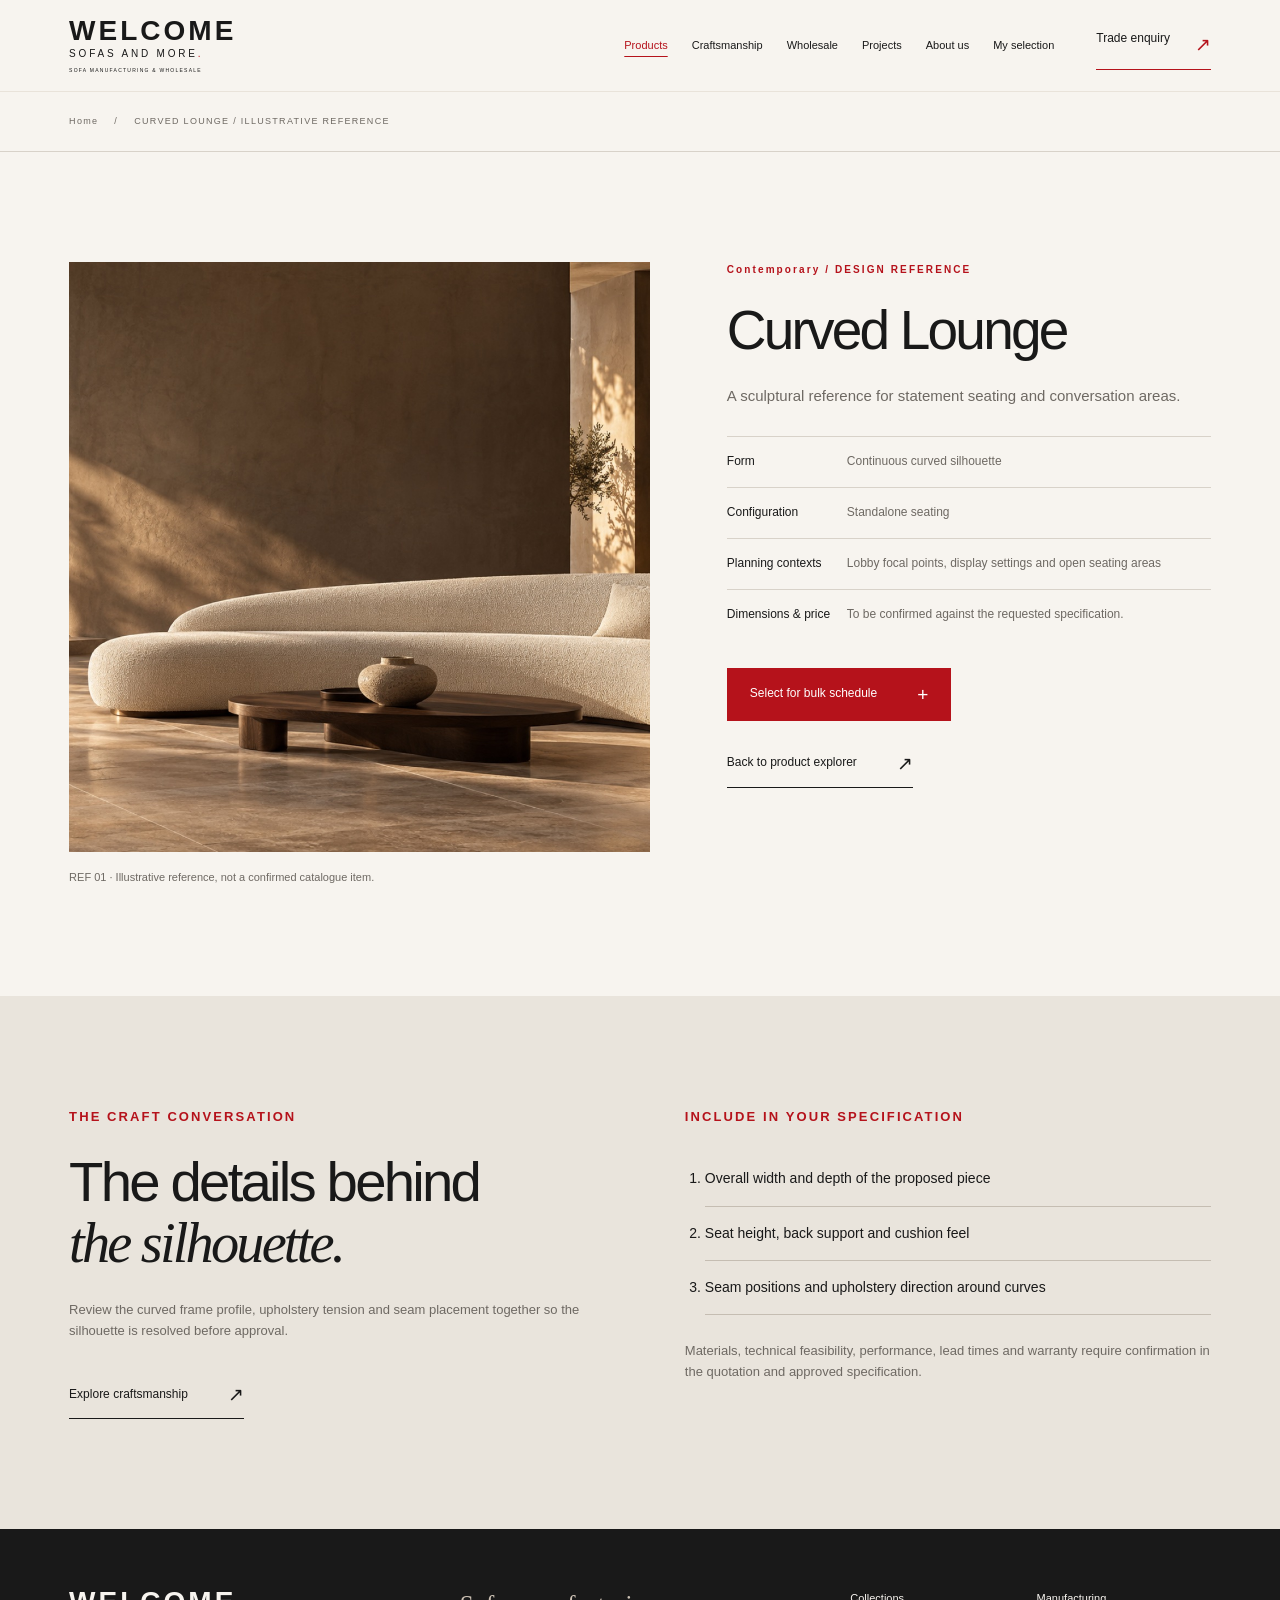
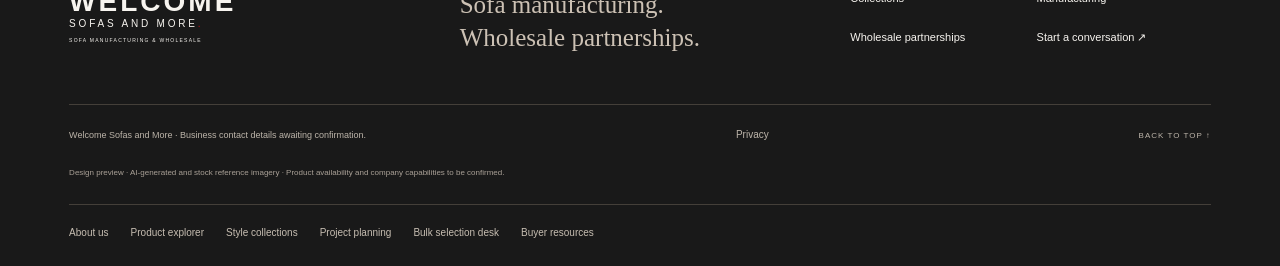
<file: product-curve.html>
<!doctype html>
<html lang="en">
<head>
<meta charset="utf-8"><meta name="viewport" content="width=device-width,initial-scale=1">
<title>Curved Lounge — Design Reference | Welcome Sofas and More</title>
<meta name="description" content="A sculptural reference for statement seating and conversation areas. Explore craft considerations and select for a wholesale enquiry.">
<meta name="robots" content="noindex,nofollow">
<meta property="og:title" content="Curved Lounge — Design Reference"><meta property="og:description" content="A sculptural reference for statement seating and conversation areas. Explore craft considerations and select for a wholesale enquiry."><meta property="og:type" content="website"><meta property="og:url" content="https://jaseelamp.github.io/welcome-sofas-and-more-site/product-curve.html"><meta property="og:image" content="https://jaseelamp.github.io/welcome-sofas-and-more-site/assets/hero.jpg"><meta name="twitter:card" content="summary_large_image"><meta name="theme-color" content="#F7F4EF">
<link rel="icon" href="assets/favicon.svg" type="image/svg+xml"><link rel="stylesheet" href="style.css?v=31712cf3d3">
<script src="config.js" defer></script><script src="catalog-data.js" defer></script><script src="app.js" defer></script><script src="commerce.js" defer></script>
</head>
<body data-page="product-curve.html">
<div class="reading-progress" aria-hidden="true"></div>
<a class="skip" href="#main">Skip to content</a>
<header class="header"><a href="index.html" class="wordmark" aria-label="Home"><span data-brand><span class="brand-name">WELCOME</span><span class="brand-subname">SOFAS AND MORE<span class="brand-dot">.</span></span></span><small>SOFA MANUFACTURING & WHOLESALE</small></a><nav aria-label="Main navigation" id="navigation"><a href="products.html" aria-current="page">Products</a><a href="craft.html">Craftsmanship</a><a href="trade.html">Wholesale</a><a href="projects.html">Projects</a><a href="about.html">About us</a><a href="bulk.html">My selection</a></nav><a class="header-cta" href="enquire.html#enquire">Trade enquiry <span>↗</span></a><button class="menu-toggle" aria-expanded="false" aria-controls="navigation" aria-label="Open navigation"><span></span><span></span></button></header>
<main id="main"><div class="breadcrumb"><a href="index.html">Home</a><span>/</span><span>CURVED LOUNGE / ILLUSTRATIVE REFERENCE</span></div><section class="section product-detail" data-detail-model="curve"><div class="product-detail-visual"><img src="assets/hero.jpg" width="1400" height="933" alt="Curved Lounge illustrative design reference"><p class="fineprint">REF 01 · Illustrative reference, not a confirmed catalogue item.</p></div><div class="product-detail-copy"><p class="index">Contemporary / DESIGN REFERENCE</p><h1>Curved Lounge</h1><p class="product-lead">A sculptural reference for statement seating and conversation areas.</p><dl class="model-facts"><div><dt>Form</dt><dd>Continuous curved silhouette</dd></div><div><dt>Configuration</dt><dd>Standalone seating</dd></div><div><dt>Planning contexts</dt><dd>Lobby focal points, display settings and open seating areas</dd></div><div><dt>Dimensions & price</dt><dd>To be confirmed against the requested specification.</dd></div></dl><button type="button" class="button red" data-configure="curve">Select for bulk schedule <span>+</span></button><a class="line-link" href="products.html">Back to product explorer <span>↗</span></a></div></section><section class="section product-craft"><div><p class="index">THE CRAFT CONVERSATION</p><h2>The details behind<br><em>the silhouette.</em></h2><p>Review the curved frame profile, upholstery tension and seam placement together so the silhouette is resolved before approval.</p><a class="line-link" href="craft.html">Explore craftsmanship <span>↗</span></a></div><div><p class="index">INCLUDE IN YOUR SPECIFICATION</p><ol><li>Overall width and depth of the proposed piece</li><li>Seat height, back support and cushion feel</li><li>Seam positions and upholstery direction around curves</li></ol><p class="fineprint">Materials, technical feasibility, performance, lead times and warranty require confirmation in the quotation and approved specification.</p></div></section></main>
<footer><div class="footer-top"><a href="index.html" class="wordmark"><span data-brand><span class="brand-name">WELCOME</span><span class="brand-subname">SOFAS AND MORE<span class="brand-dot">.</span></span></span><small>SOFA MANUFACTURING & WHOLESALE</small></a><p>Sofa manufacturing.<br>Wholesale partnerships.</p><div><a href="collections.html#collections">Collections</a><a href="craft.html#craft">Manufacturing</a><a href="trade.html#partnerships">Wholesale partnerships</a><a href="enquire.html#enquire">Start a conversation ↗</a></div></div><div class="footer-bottom"><span>Welcome Sofas and More · Business contact details awaiting confirmation.</span><button data-policy>Privacy</button><a href="#main">BACK TO TOP ↑</a></div><p class="footer-disclosure">Design preview · AI-generated and stock reference imagery · Product availability and company capabilities to be confirmed.</p><div class="footer-explore"><a href="about.html">About us</a><a href="products.html">Product explorer</a><a href="collections.html">Style collections</a><a href="projects.html">Project planning</a><a href="bulk.html">Bulk selection desk</a><a href="journal.html">Buyer resources</a></div></footer>

<dialog id="privacy-dialog" aria-labelledby="privacy-title"><button class="dialog-close" aria-label="Close privacy information">×</button><div class="dialog-copy"><p class="index">YOUR INFORMATION</p><h2 id="privacy-title">Privacy information</h2><p id="privacy-text">This preview does not transmit your form entries or save contact information in browser storage. Non-personal product selections may be kept in session storage for this tab; download your schedule to keep a copy. Downloading a brief creates a file on your device. Contact entries remain in the page until it is closed or reloaded.</p><p>The website uses no analytics or marketing cookies. The hosting provider may process technical access logs. Welcome Sofas and More contact details and a full business privacy notice must be supplied before live enquiry collection is enabled.</p></div></dialog>
<noscript><p class="noscript">Enable JavaScript to explore collections and download an enquiry brief.</p></noscript>
<dialog id="selection-dialog" aria-labelledby="selection-title"><button class="dialog-close" aria-label="Close product selection">×</button><div class="dialog-copy"><p class="index">WELCOME SOFAS AND MORE / BULK SELECTION</p><h2 id="selection-title">Select a reference</h2><p class="fineprint">Add a proposed configuration to your enquiry schedule. This does not reserve stock or place an order.</p><form id="selection-form"><div class="field"><label for="selection-material">Upholstery direction</label><select id="selection-material" data-material-options></select></div><div class="field"><label for="selection-quantity">Sofa units</label><input id="selection-quantity" type="number" min="1" max="9999" step="1" value="10" required></div><div class="field"><label for="selection-zone">Project area / use</label><select id="selection-zone" data-zone-options></select></div><div class="field"><label for="selection-phase">Delivery stage</label><select id="selection-phase" data-phase-options></select></div><button type="submit" class="button red full">Add to schedule <span>+</span></button><p class="full" id="selection-status" role="status"></p><a class="line-link full" href="bulk.html">Review bulk schedule <span>↗</span></a></form></div></dialog><dialog id="compare-dialog" aria-labelledby="compare-title"><button class="dialog-close" aria-label="Close comparison">×</button><div class="dialog-copy"><p class="index">SIDE BY SIDE / DESIGN REFERENCES</p><h2 id="compare-title">A considered comparison.</h2><p class="fineprint">On smaller screens, scroll across the table to view each reference.</p><div id="compare-content"></div><p class="fineprint">This compares design directions only. Dimensions, construction, finishes and pricing are not verified product specifications.</p></div></dialog></body></html>
</file>
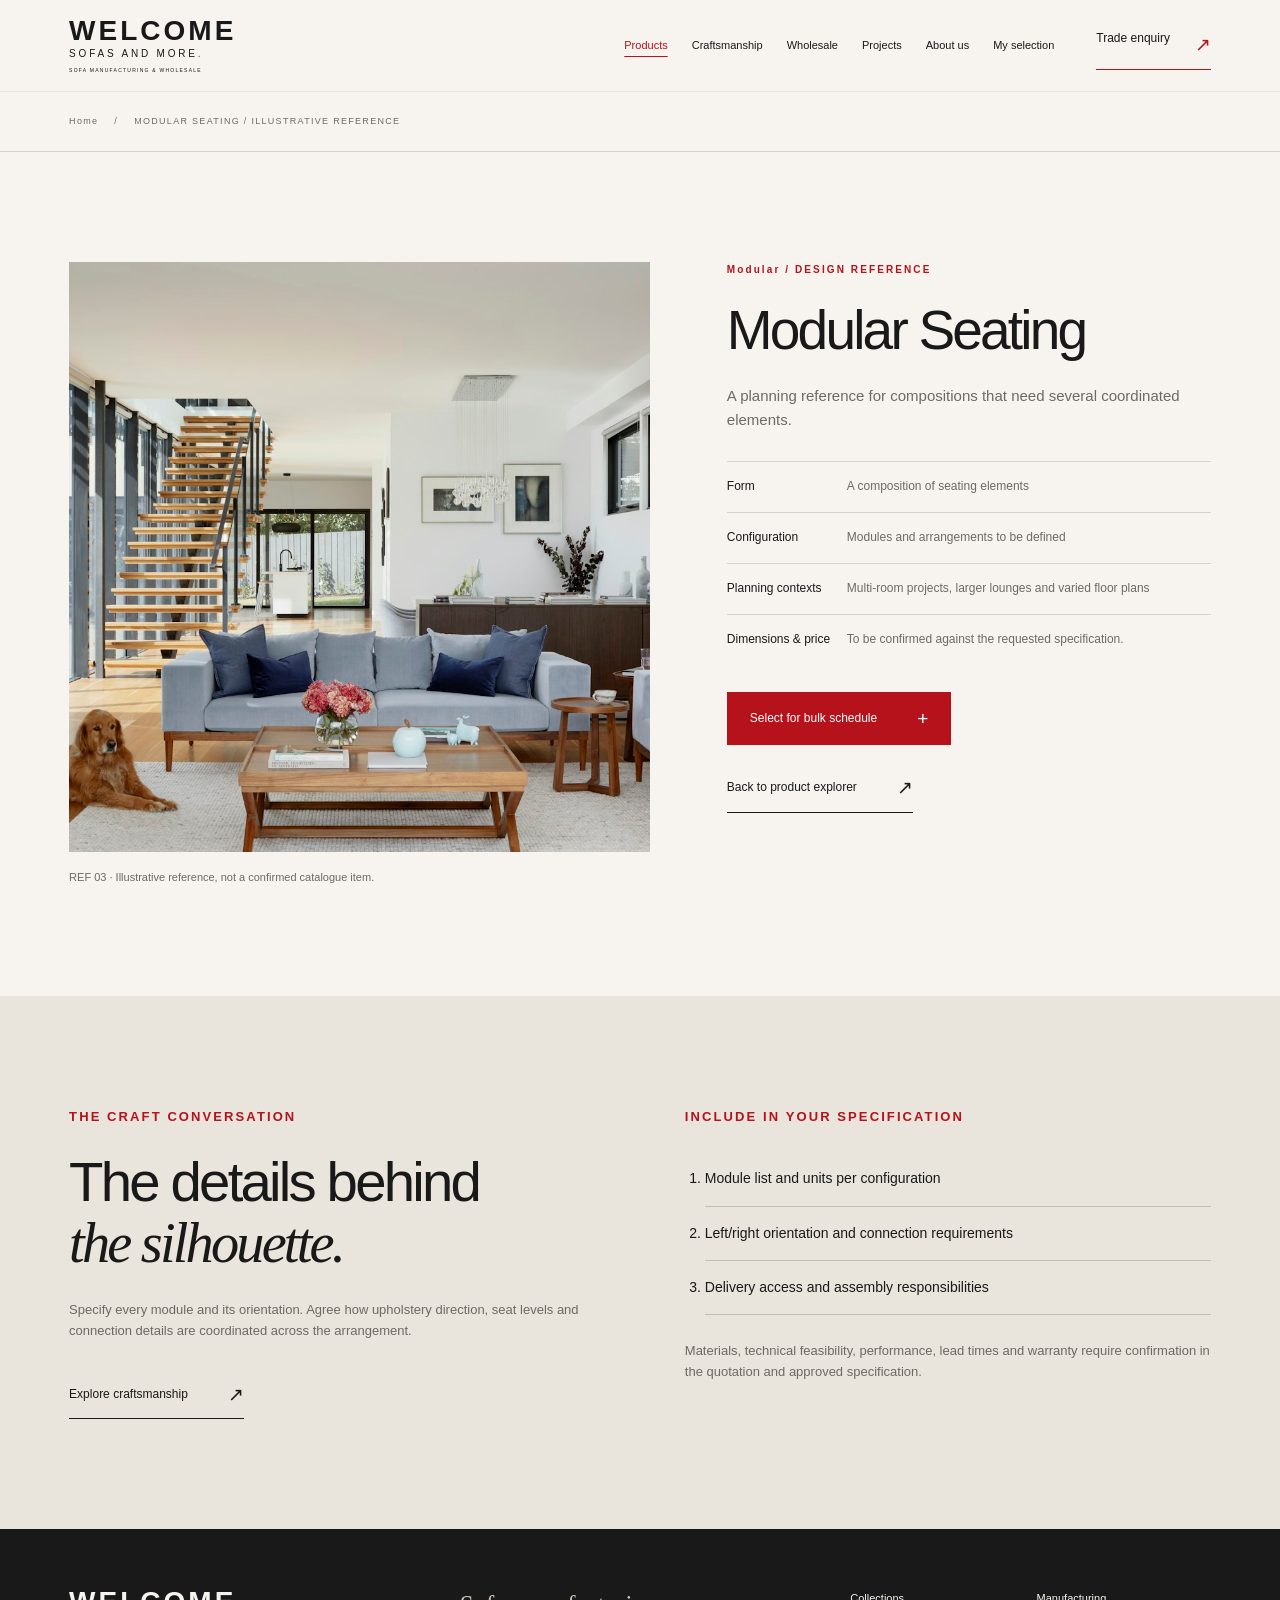
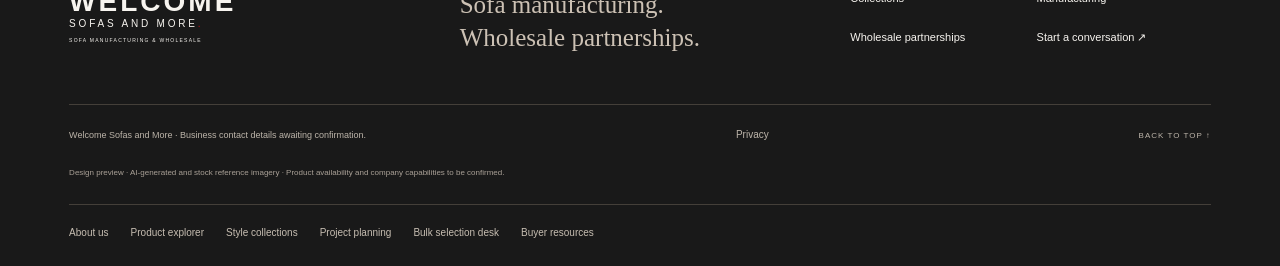
<file: product-modular.html>
<!doctype html>
<html lang="en">
<head>
<meta charset="utf-8"><meta name="viewport" content="width=device-width,initial-scale=1">
<title>Modular Seating — Design Reference | Welcome Sofas and More</title>
<meta name="description" content="A planning reference for compositions that need several coordinated elements. Explore craft considerations and select for a wholesale enquiry.">
<meta name="robots" content="noindex,nofollow">
<meta property="og:title" content="Modular Seating — Design Reference"><meta property="og:description" content="A planning reference for compositions that need several coordinated elements. Explore craft considerations and select for a wholesale enquiry."><meta property="og:type" content="website"><meta property="og:url" content="https://jaseelamp.github.io/welcome-sofas-and-more-site/product-modular.html"><meta property="og:image" content="https://jaseelamp.github.io/welcome-sofas-and-more-site/assets/hero.jpg"><meta name="twitter:card" content="summary_large_image"><meta name="theme-color" content="#F7F4EF">
<link rel="icon" href="assets/favicon.svg" type="image/svg+xml"><link rel="stylesheet" href="style.css?v=31712cf3d3">
<script src="config.js" defer></script><script src="catalog-data.js" defer></script><script src="app.js" defer></script><script src="commerce.js" defer></script>
</head>
<body data-page="product-modular.html">
<div class="reading-progress" aria-hidden="true"></div>
<a class="skip" href="#main">Skip to content</a>
<header class="header"><a href="index.html" class="wordmark" aria-label="Home"><span data-brand><span class="brand-name">WELCOME</span><span class="brand-subname">SOFAS AND MORE<span class="brand-dot">.</span></span></span><small>SOFA MANUFACTURING & WHOLESALE</small></a><nav aria-label="Main navigation" id="navigation"><a href="products.html" aria-current="page">Products</a><a href="craft.html">Craftsmanship</a><a href="trade.html">Wholesale</a><a href="projects.html">Projects</a><a href="about.html">About us</a><a href="bulk.html">My selection</a></nav><a class="header-cta" href="enquire.html#enquire">Trade enquiry <span>↗</span></a><button class="menu-toggle" aria-expanded="false" aria-controls="navigation" aria-label="Open navigation"><span></span><span></span></button></header>
<main id="main"><div class="breadcrumb"><a href="index.html">Home</a><span>/</span><span>MODULAR SEATING / ILLUSTRATIVE REFERENCE</span></div><section class="section product-detail" data-detail-model="modular"><div class="product-detail-visual"><img src="assets/living.jpg" width="1400" height="933" alt="Modular Seating illustrative design reference"><p class="fineprint">REF 03 · Illustrative reference, not a confirmed catalogue item.</p></div><div class="product-detail-copy"><p class="index">Modular / DESIGN REFERENCE</p><h1>Modular Seating</h1><p class="product-lead">A planning reference for compositions that need several coordinated elements.</p><dl class="model-facts"><div><dt>Form</dt><dd>A composition of seating elements</dd></div><div><dt>Configuration</dt><dd>Modules and arrangements to be defined</dd></div><div><dt>Planning contexts</dt><dd>Multi-room projects, larger lounges and varied floor plans</dd></div><div><dt>Dimensions & price</dt><dd>To be confirmed against the requested specification.</dd></div></dl><button type="button" class="button red" data-configure="modular">Select for bulk schedule <span>+</span></button><a class="line-link" href="products.html">Back to product explorer <span>↗</span></a></div></section><section class="section product-craft"><div><p class="index">THE CRAFT CONVERSATION</p><h2>The details behind<br><em>the silhouette.</em></h2><p>Specify every module and its orientation. Agree how upholstery direction, seat levels and connection details are coordinated across the arrangement.</p><a class="line-link" href="craft.html">Explore craftsmanship <span>↗</span></a></div><div><p class="index">INCLUDE IN YOUR SPECIFICATION</p><ol><li>Module list and units per configuration</li><li>Left/right orientation and connection requirements</li><li>Delivery access and assembly responsibilities</li></ol><p class="fineprint">Materials, technical feasibility, performance, lead times and warranty require confirmation in the quotation and approved specification.</p></div></section></main>
<footer><div class="footer-top"><a href="index.html" class="wordmark"><span data-brand><span class="brand-name">WELCOME</span><span class="brand-subname">SOFAS AND MORE<span class="brand-dot">.</span></span></span><small>SOFA MANUFACTURING & WHOLESALE</small></a><p>Sofa manufacturing.<br>Wholesale partnerships.</p><div><a href="collections.html#collections">Collections</a><a href="craft.html#craft">Manufacturing</a><a href="trade.html#partnerships">Wholesale partnerships</a><a href="enquire.html#enquire">Start a conversation ↗</a></div></div><div class="footer-bottom"><span>Welcome Sofas and More · Business contact details awaiting confirmation.</span><button data-policy>Privacy</button><a href="#main">BACK TO TOP ↑</a></div><p class="footer-disclosure">Design preview · AI-generated and stock reference imagery · Product availability and company capabilities to be confirmed.</p><div class="footer-explore"><a href="about.html">About us</a><a href="products.html">Product explorer</a><a href="collections.html">Style collections</a><a href="projects.html">Project planning</a><a href="bulk.html">Bulk selection desk</a><a href="journal.html">Buyer resources</a></div></footer>

<dialog id="privacy-dialog" aria-labelledby="privacy-title"><button class="dialog-close" aria-label="Close privacy information">×</button><div class="dialog-copy"><p class="index">YOUR INFORMATION</p><h2 id="privacy-title">Privacy information</h2><p id="privacy-text">This preview does not transmit your form entries or save contact information in browser storage. Non-personal product selections may be kept in session storage for this tab; download your schedule to keep a copy. Downloading a brief creates a file on your device. Contact entries remain in the page until it is closed or reloaded.</p><p>The website uses no analytics or marketing cookies. The hosting provider may process technical access logs. Welcome Sofas and More contact details and a full business privacy notice must be supplied before live enquiry collection is enabled.</p></div></dialog>
<noscript><p class="noscript">Enable JavaScript to explore collections and download an enquiry brief.</p></noscript>
<dialog id="selection-dialog" aria-labelledby="selection-title"><button class="dialog-close" aria-label="Close product selection">×</button><div class="dialog-copy"><p class="index">WELCOME SOFAS AND MORE / BULK SELECTION</p><h2 id="selection-title">Select a reference</h2><p class="fineprint">Add a proposed configuration to your enquiry schedule. This does not reserve stock or place an order.</p><form id="selection-form"><div class="field"><label for="selection-material">Upholstery direction</label><select id="selection-material" data-material-options></select></div><div class="field"><label for="selection-quantity">Sofa units</label><input id="selection-quantity" type="number" min="1" max="9999" step="1" value="10" required></div><div class="field"><label for="selection-zone">Project area / use</label><select id="selection-zone" data-zone-options></select></div><div class="field"><label for="selection-phase">Delivery stage</label><select id="selection-phase" data-phase-options></select></div><button type="submit" class="button red full">Add to schedule <span>+</span></button><p class="full" id="selection-status" role="status"></p><a class="line-link full" href="bulk.html">Review bulk schedule <span>↗</span></a></form></div></dialog><dialog id="compare-dialog" aria-labelledby="compare-title"><button class="dialog-close" aria-label="Close comparison">×</button><div class="dialog-copy"><p class="index">SIDE BY SIDE / DESIGN REFERENCES</p><h2 id="compare-title">A considered comparison.</h2><p class="fineprint">On smaller screens, scroll across the table to view each reference.</p><div id="compare-content"></div><p class="fineprint">This compares design directions only. Dimensions, construction, finishes and pricing are not verified product specifications.</p></div></dialog></body></html>
</file>
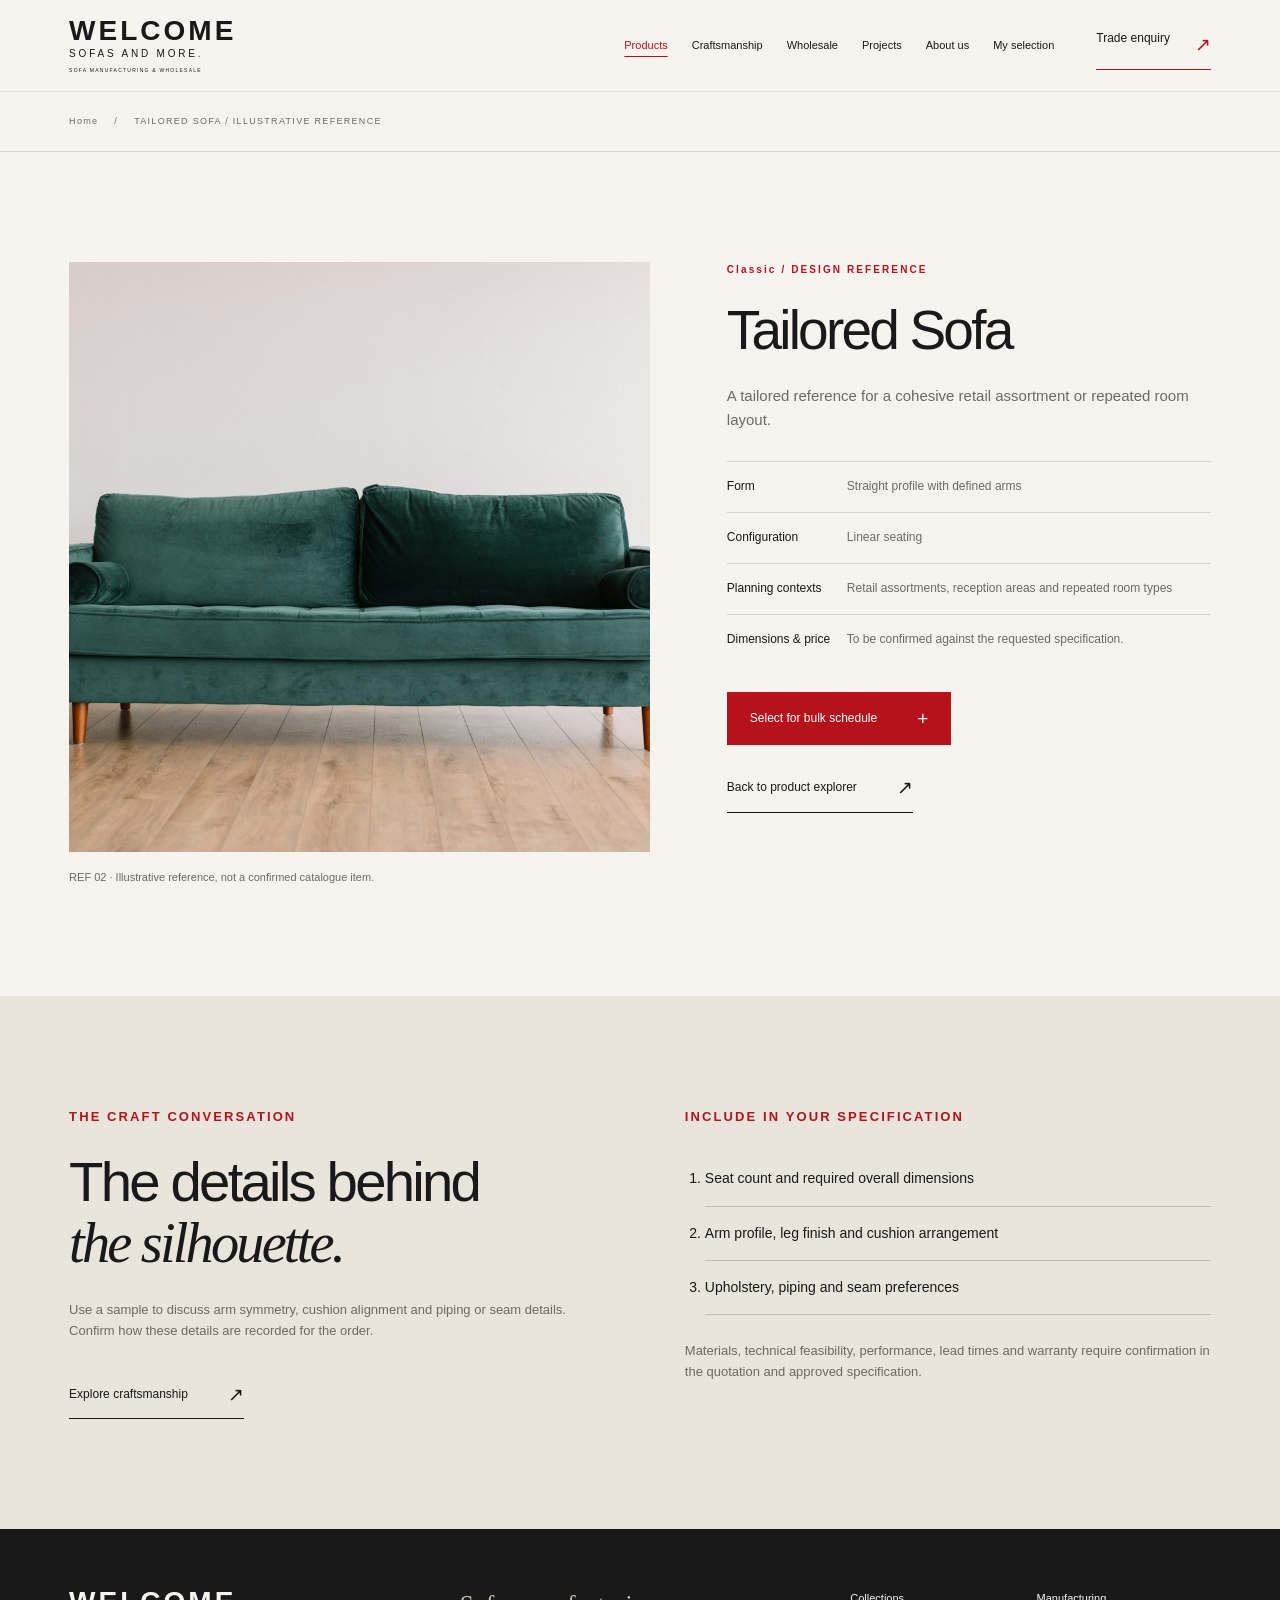
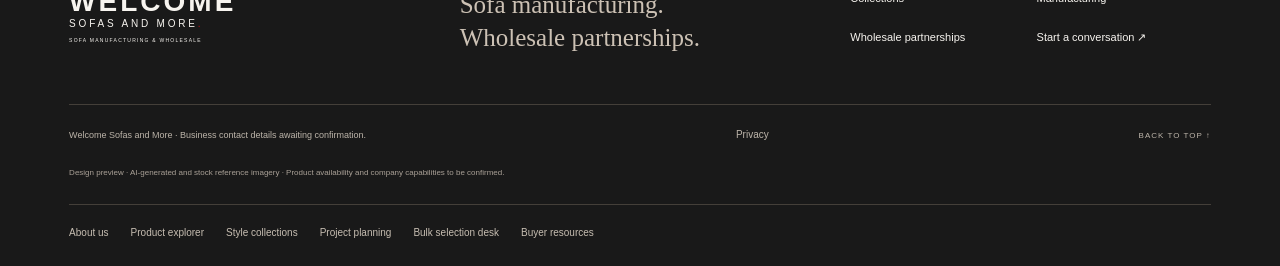
<file: product-tailored.html>
<!doctype html>
<html lang="en">
<head>
<meta charset="utf-8"><meta name="viewport" content="width=device-width,initial-scale=1">
<title>Tailored Sofa — Design Reference | Welcome Sofas and More</title>
<meta name="description" content="A tailored reference for a cohesive retail assortment or repeated room layout. Explore craft considerations and select for a wholesale enquiry.">
<meta name="robots" content="noindex,nofollow">
<meta property="og:title" content="Tailored Sofa — Design Reference"><meta property="og:description" content="A tailored reference for a cohesive retail assortment or repeated room layout. Explore craft considerations and select for a wholesale enquiry."><meta property="og:type" content="website"><meta property="og:url" content="https://jaseelamp.github.io/welcome-sofas-and-more-site/product-tailored.html"><meta property="og:image" content="https://jaseelamp.github.io/welcome-sofas-and-more-site/assets/hero.jpg"><meta name="twitter:card" content="summary_large_image"><meta name="theme-color" content="#F7F4EF">
<link rel="icon" href="assets/favicon.svg" type="image/svg+xml"><link rel="stylesheet" href="style.css?v=31712cf3d3">
<script src="config.js" defer></script><script src="catalog-data.js" defer></script><script src="app.js" defer></script><script src="commerce.js" defer></script>
</head>
<body data-page="product-tailored.html">
<div class="reading-progress" aria-hidden="true"></div>
<a class="skip" href="#main">Skip to content</a>
<header class="header"><a href="index.html" class="wordmark" aria-label="Home"><span data-brand><span class="brand-name">WELCOME</span><span class="brand-subname">SOFAS AND MORE<span class="brand-dot">.</span></span></span><small>SOFA MANUFACTURING & WHOLESALE</small></a><nav aria-label="Main navigation" id="navigation"><a href="products.html" aria-current="page">Products</a><a href="craft.html">Craftsmanship</a><a href="trade.html">Wholesale</a><a href="projects.html">Projects</a><a href="about.html">About us</a><a href="bulk.html">My selection</a></nav><a class="header-cta" href="enquire.html#enquire">Trade enquiry <span>↗</span></a><button class="menu-toggle" aria-expanded="false" aria-controls="navigation" aria-label="Open navigation"><span></span><span></span></button></header>
<main id="main"><div class="breadcrumb"><a href="index.html">Home</a><span>/</span><span>TAILORED SOFA / ILLUSTRATIVE REFERENCE</span></div><section class="section product-detail" data-detail-model="tailored"><div class="product-detail-visual"><img src="assets/green-sofa.jpg" width="1400" height="933" alt="Tailored Sofa illustrative design reference"><p class="fineprint">REF 02 · Illustrative reference, not a confirmed catalogue item.</p></div><div class="product-detail-copy"><p class="index">Classic / DESIGN REFERENCE</p><h1>Tailored Sofa</h1><p class="product-lead">A tailored reference for a cohesive retail assortment or repeated room layout.</p><dl class="model-facts"><div><dt>Form</dt><dd>Straight profile with defined arms</dd></div><div><dt>Configuration</dt><dd>Linear seating</dd></div><div><dt>Planning contexts</dt><dd>Retail assortments, reception areas and repeated room types</dd></div><div><dt>Dimensions & price</dt><dd>To be confirmed against the requested specification.</dd></div></dl><button type="button" class="button red" data-configure="tailored">Select for bulk schedule <span>+</span></button><a class="line-link" href="products.html">Back to product explorer <span>↗</span></a></div></section><section class="section product-craft"><div><p class="index">THE CRAFT CONVERSATION</p><h2>The details behind<br><em>the silhouette.</em></h2><p>Use a sample to discuss arm symmetry, cushion alignment and piping or seam details. Confirm how these details are recorded for the order.</p><a class="line-link" href="craft.html">Explore craftsmanship <span>↗</span></a></div><div><p class="index">INCLUDE IN YOUR SPECIFICATION</p><ol><li>Seat count and required overall dimensions</li><li>Arm profile, leg finish and cushion arrangement</li><li>Upholstery, piping and seam preferences</li></ol><p class="fineprint">Materials, technical feasibility, performance, lead times and warranty require confirmation in the quotation and approved specification.</p></div></section></main>
<footer><div class="footer-top"><a href="index.html" class="wordmark"><span data-brand><span class="brand-name">WELCOME</span><span class="brand-subname">SOFAS AND MORE<span class="brand-dot">.</span></span></span><small>SOFA MANUFACTURING & WHOLESALE</small></a><p>Sofa manufacturing.<br>Wholesale partnerships.</p><div><a href="collections.html#collections">Collections</a><a href="craft.html#craft">Manufacturing</a><a href="trade.html#partnerships">Wholesale partnerships</a><a href="enquire.html#enquire">Start a conversation ↗</a></div></div><div class="footer-bottom"><span>Welcome Sofas and More · Business contact details awaiting confirmation.</span><button data-policy>Privacy</button><a href="#main">BACK TO TOP ↑</a></div><p class="footer-disclosure">Design preview · AI-generated and stock reference imagery · Product availability and company capabilities to be confirmed.</p><div class="footer-explore"><a href="about.html">About us</a><a href="products.html">Product explorer</a><a href="collections.html">Style collections</a><a href="projects.html">Project planning</a><a href="bulk.html">Bulk selection desk</a><a href="journal.html">Buyer resources</a></div></footer>

<dialog id="privacy-dialog" aria-labelledby="privacy-title"><button class="dialog-close" aria-label="Close privacy information">×</button><div class="dialog-copy"><p class="index">YOUR INFORMATION</p><h2 id="privacy-title">Privacy information</h2><p id="privacy-text">This preview does not transmit your form entries or save contact information in browser storage. Non-personal product selections may be kept in session storage for this tab; download your schedule to keep a copy. Downloading a brief creates a file on your device. Contact entries remain in the page until it is closed or reloaded.</p><p>The website uses no analytics or marketing cookies. The hosting provider may process technical access logs. Welcome Sofas and More contact details and a full business privacy notice must be supplied before live enquiry collection is enabled.</p></div></dialog>
<noscript><p class="noscript">Enable JavaScript to explore collections and download an enquiry brief.</p></noscript>
<dialog id="selection-dialog" aria-labelledby="selection-title"><button class="dialog-close" aria-label="Close product selection">×</button><div class="dialog-copy"><p class="index">WELCOME SOFAS AND MORE / BULK SELECTION</p><h2 id="selection-title">Select a reference</h2><p class="fineprint">Add a proposed configuration to your enquiry schedule. This does not reserve stock or place an order.</p><form id="selection-form"><div class="field"><label for="selection-material">Upholstery direction</label><select id="selection-material" data-material-options></select></div><div class="field"><label for="selection-quantity">Sofa units</label><input id="selection-quantity" type="number" min="1" max="9999" step="1" value="10" required></div><div class="field"><label for="selection-zone">Project area / use</label><select id="selection-zone" data-zone-options></select></div><div class="field"><label for="selection-phase">Delivery stage</label><select id="selection-phase" data-phase-options></select></div><button type="submit" class="button red full">Add to schedule <span>+</span></button><p class="full" id="selection-status" role="status"></p><a class="line-link full" href="bulk.html">Review bulk schedule <span>↗</span></a></form></div></dialog><dialog id="compare-dialog" aria-labelledby="compare-title"><button class="dialog-close" aria-label="Close comparison">×</button><div class="dialog-copy"><p class="index">SIDE BY SIDE / DESIGN REFERENCES</p><h2 id="compare-title">A considered comparison.</h2><p class="fineprint">On smaller screens, scroll across the table to view each reference.</p><div id="compare-content"></div><p class="fineprint">This compares design directions only. Dimensions, construction, finishes and pricing are not verified product specifications.</p></div></dialog></body></html>
</file>
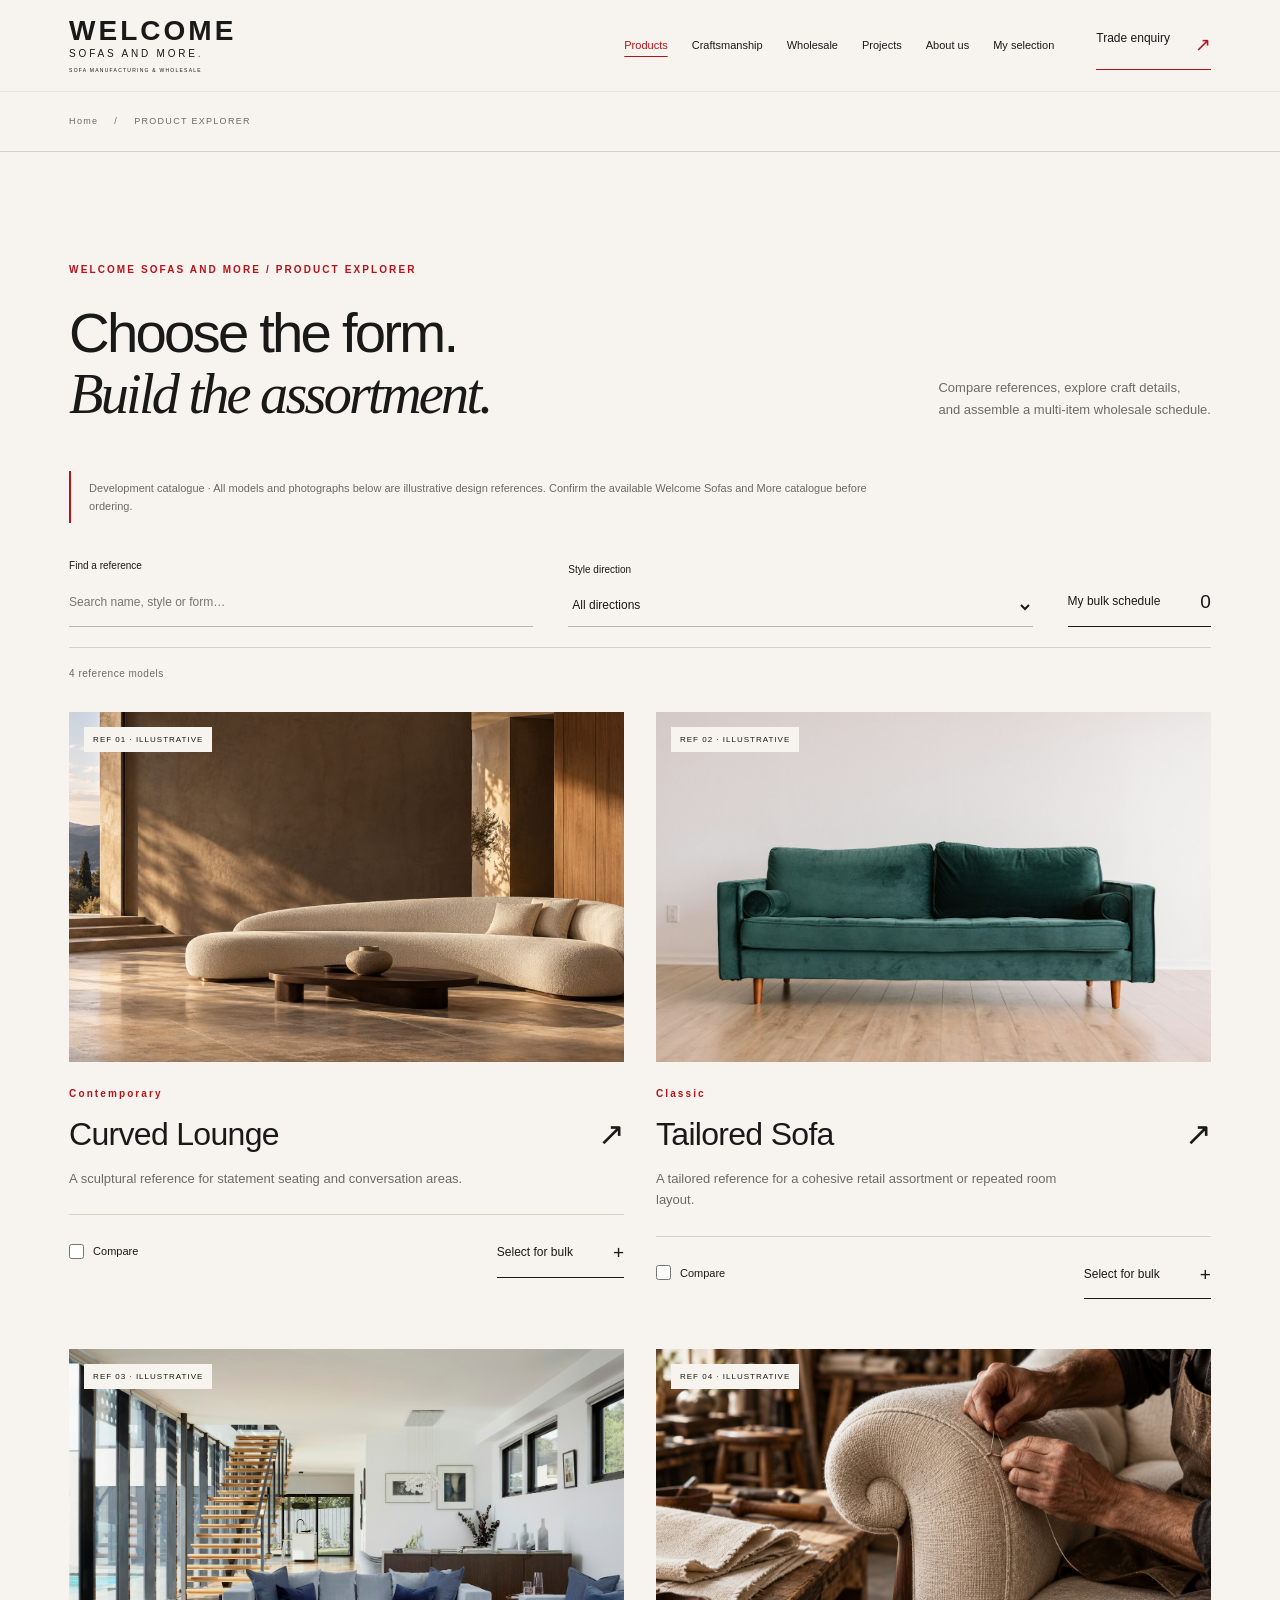
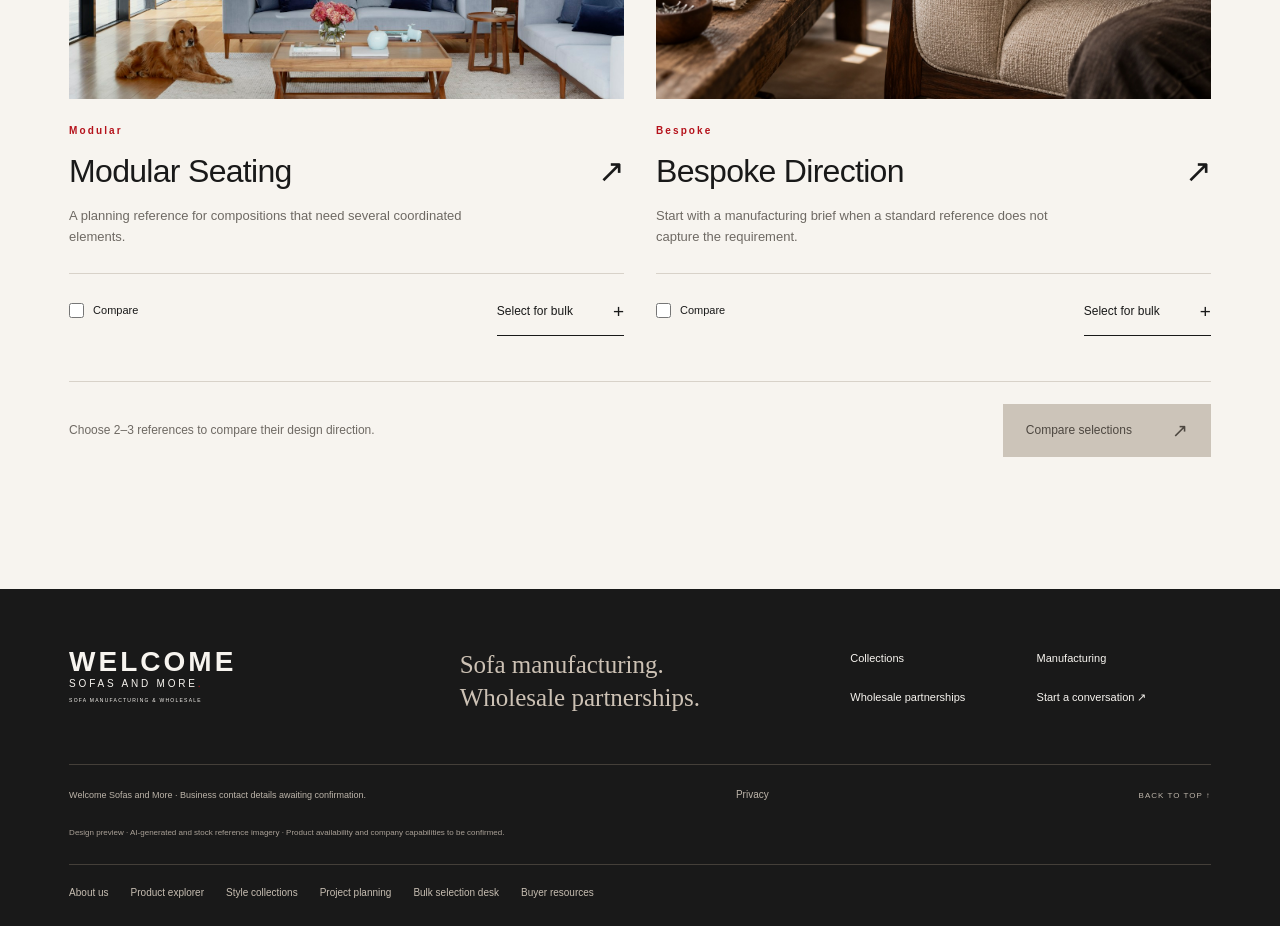
<file: products.html>
<!doctype html>
<html lang="en">
<head>
<meta charset="utf-8"><meta name="viewport" content="width=device-width,initial-scale=1">
<title>Products & Bulk Selection | Welcome Sofas and More</title>
<meta name="description" content="Explore illustrative sofa models, compare design references and build your Welcome Sofas and More wholesale schedule.">
<meta name="robots" content="noindex,nofollow">
<meta property="og:title" content="Products & Bulk Selection"><meta property="og:description" content="Explore illustrative sofa models, compare design references and build your Welcome Sofas and More wholesale schedule."><meta property="og:type" content="website"><meta property="og:url" content="https://jaseelamp.github.io/welcome-sofas-and-more-site/products.html"><meta property="og:image" content="https://jaseelamp.github.io/welcome-sofas-and-more-site/assets/hero.jpg"><meta name="twitter:card" content="summary_large_image"><meta name="theme-color" content="#F7F4EF">
<link rel="icon" href="assets/favicon.svg" type="image/svg+xml"><link rel="stylesheet" href="style.css?v=31712cf3d3">
<script src="config.js" defer></script><script src="catalog-data.js" defer></script><script src="app.js" defer></script><script src="commerce.js" defer></script>
</head>
<body data-page="products.html">
<div class="reading-progress" aria-hidden="true"></div>
<a class="skip" href="#main">Skip to content</a>
<header class="header"><a href="index.html" class="wordmark" aria-label="Home"><span data-brand><span class="brand-name">WELCOME</span><span class="brand-subname">SOFAS AND MORE<span class="brand-dot">.</span></span></span><small>SOFA MANUFACTURING & WHOLESALE</small></a><nav aria-label="Main navigation" id="navigation"><a href="products.html" aria-current="page">Products</a><a href="craft.html">Craftsmanship</a><a href="trade.html">Wholesale</a><a href="projects.html">Projects</a><a href="about.html">About us</a><a href="bulk.html">My selection</a></nav><a class="header-cta" href="enquire.html#enquire">Trade enquiry <span>↗</span></a><button class="menu-toggle" aria-expanded="false" aria-controls="navigation" aria-label="Open navigation"><span></span><span></span></button></header>
<main id="main"><div class="breadcrumb"><a href="index.html">Home</a><span>/</span><span>PRODUCT EXPLORER</span></div><section class="section product-catalogue"><div class="section-heading"><div><p class="index">WELCOME SOFAS AND MORE / PRODUCT EXPLORER</p><h1>Choose the form.<br><em>Build the assortment.</em></h1></div><p>Compare references, explore craft details,<br>and assemble a multi-item wholesale schedule.</p></div><p class="catalog-notice">Development catalogue · All models and photographs below are illustrative design references. Confirm the available Welcome Sofas and More catalogue before ordering.</p><div class="catalog-toolbar"><div class="field"><label for="product-search">Find a reference</label><input type="search" id="product-search" placeholder="Search name, style or form…"></div><div class="field"><label for="product-category">Style direction</label><select id="product-category"><option value="all">All directions</option><option>Contemporary</option><option>Classic</option><option>Modular</option><option>Bespoke</option></select></div><a href="bulk.html" class="line-link">My bulk schedule <span data-bulk-badge>0</span></a></div><p id="catalog-count" role="status">4 reference models</p><div class="products-grid"><article class="product-card" data-product-card="curve"><a class="product-image" href="product-curve.html"><img src="assets/hero.jpg" width="1400" height="933" alt="Curved Lounge illustrative design reference" loading="lazy"><span>REF 01 · ILLUSTRATIVE</span></a><div class="product-card-copy"><p class="index">Contemporary</p><h3><a href="product-curve.html">Curved Lounge <span>↗</span></a></h3><p>A sculptural reference for statement seating and conversation areas.</p><div class="product-controls"><label><input type="checkbox" data-compare="curve" aria-label="Compare Curved Lounge"> Compare</label><button type="button" class="line-link" data-configure="curve">Select for bulk <span>+</span></button></div></div></article><article class="product-card" data-product-card="tailored"><a class="product-image" href="product-tailored.html"><img src="assets/green-sofa.jpg" width="1400" height="933" alt="Tailored Sofa illustrative design reference" loading="lazy"><span>REF 02 · ILLUSTRATIVE</span></a><div class="product-card-copy"><p class="index">Classic</p><h3><a href="product-tailored.html">Tailored Sofa <span>↗</span></a></h3><p>A tailored reference for a cohesive retail assortment or repeated room layout.</p><div class="product-controls"><label><input type="checkbox" data-compare="tailored" aria-label="Compare Tailored Sofa"> Compare</label><button type="button" class="line-link" data-configure="tailored">Select for bulk <span>+</span></button></div></div></article><article class="product-card" data-product-card="modular"><a class="product-image" href="product-modular.html"><img src="assets/living.jpg" width="1400" height="933" alt="Modular Seating illustrative design reference" loading="lazy"><span>REF 03 · ILLUSTRATIVE</span></a><div class="product-card-copy"><p class="index">Modular</p><h3><a href="product-modular.html">Modular Seating <span>↗</span></a></h3><p>A planning reference for compositions that need several coordinated elements.</p><div class="product-controls"><label><input type="checkbox" data-compare="modular" aria-label="Compare Modular Seating"> Compare</label><button type="button" class="line-link" data-configure="modular">Select for bulk <span>+</span></button></div></div></article><article class="product-card" data-product-card="bespoke"><a class="product-image" href="product-bespoke.html"><img src="assets/craft.jpg" width="1400" height="933" alt="Bespoke Direction illustrative design reference" loading="lazy"><span>REF 04 · ILLUSTRATIVE</span></a><div class="product-card-copy"><p class="index">Bespoke</p><h3><a href="product-bespoke.html">Bespoke Direction <span>↗</span></a></h3><p>Start with a manufacturing brief when a standard reference does not capture the requirement.</p><div class="product-controls"><label><input type="checkbox" data-compare="bespoke" aria-label="Compare Bespoke Direction"> Compare</label><button type="button" class="line-link" data-configure="bespoke">Select for bulk <span>+</span></button></div></div></article></div><p id="catalog-empty" hidden>No matching references. Try another search or style.</p><div class="compare-bar"><p id="compare-status" role="status">Choose 2–3 references to compare their design direction.</p><button type="button" class="button red" id="compare-open" disabled>Compare selections <span>↗</span></button></div></section></main>
<footer><div class="footer-top"><a href="index.html" class="wordmark"><span data-brand><span class="brand-name">WELCOME</span><span class="brand-subname">SOFAS AND MORE<span class="brand-dot">.</span></span></span><small>SOFA MANUFACTURING & WHOLESALE</small></a><p>Sofa manufacturing.<br>Wholesale partnerships.</p><div><a href="collections.html#collections">Collections</a><a href="craft.html#craft">Manufacturing</a><a href="trade.html#partnerships">Wholesale partnerships</a><a href="enquire.html#enquire">Start a conversation ↗</a></div></div><div class="footer-bottom"><span>Welcome Sofas and More · Business contact details awaiting confirmation.</span><button data-policy>Privacy</button><a href="#main">BACK TO TOP ↑</a></div><p class="footer-disclosure">Design preview · AI-generated and stock reference imagery · Product availability and company capabilities to be confirmed.</p><div class="footer-explore"><a href="about.html">About us</a><a href="products.html">Product explorer</a><a href="collections.html">Style collections</a><a href="projects.html">Project planning</a><a href="bulk.html">Bulk selection desk</a><a href="journal.html">Buyer resources</a></div></footer>

<dialog id="privacy-dialog" aria-labelledby="privacy-title"><button class="dialog-close" aria-label="Close privacy information">×</button><div class="dialog-copy"><p class="index">YOUR INFORMATION</p><h2 id="privacy-title">Privacy information</h2><p id="privacy-text">This preview does not transmit your form entries or save contact information in browser storage. Non-personal product selections may be kept in session storage for this tab; download your schedule to keep a copy. Downloading a brief creates a file on your device. Contact entries remain in the page until it is closed or reloaded.</p><p>The website uses no analytics or marketing cookies. The hosting provider may process technical access logs. Welcome Sofas and More contact details and a full business privacy notice must be supplied before live enquiry collection is enabled.</p></div></dialog>
<noscript><p class="noscript">Enable JavaScript to explore collections and download an enquiry brief.</p></noscript>
<dialog id="selection-dialog" aria-labelledby="selection-title"><button class="dialog-close" aria-label="Close product selection">×</button><div class="dialog-copy"><p class="index">WELCOME SOFAS AND MORE / BULK SELECTION</p><h2 id="selection-title">Select a reference</h2><p class="fineprint">Add a proposed configuration to your enquiry schedule. This does not reserve stock or place an order.</p><form id="selection-form"><div class="field"><label for="selection-material">Upholstery direction</label><select id="selection-material" data-material-options></select></div><div class="field"><label for="selection-quantity">Sofa units</label><input id="selection-quantity" type="number" min="1" max="9999" step="1" value="10" required></div><div class="field"><label for="selection-zone">Project area / use</label><select id="selection-zone" data-zone-options></select></div><div class="field"><label for="selection-phase">Delivery stage</label><select id="selection-phase" data-phase-options></select></div><button type="submit" class="button red full">Add to schedule <span>+</span></button><p class="full" id="selection-status" role="status"></p><a class="line-link full" href="bulk.html">Review bulk schedule <span>↗</span></a></form></div></dialog><dialog id="compare-dialog" aria-labelledby="compare-title"><button class="dialog-close" aria-label="Close comparison">×</button><div class="dialog-copy"><p class="index">SIDE BY SIDE / DESIGN REFERENCES</p><h2 id="compare-title">A considered comparison.</h2><p class="fineprint">On smaller screens, scroll across the table to view each reference.</p><div id="compare-content"></div><p class="fineprint">This compares design directions only. Dimensions, construction, finishes and pricing are not verified product specifications.</p></div></dialog></body></html>
</file>
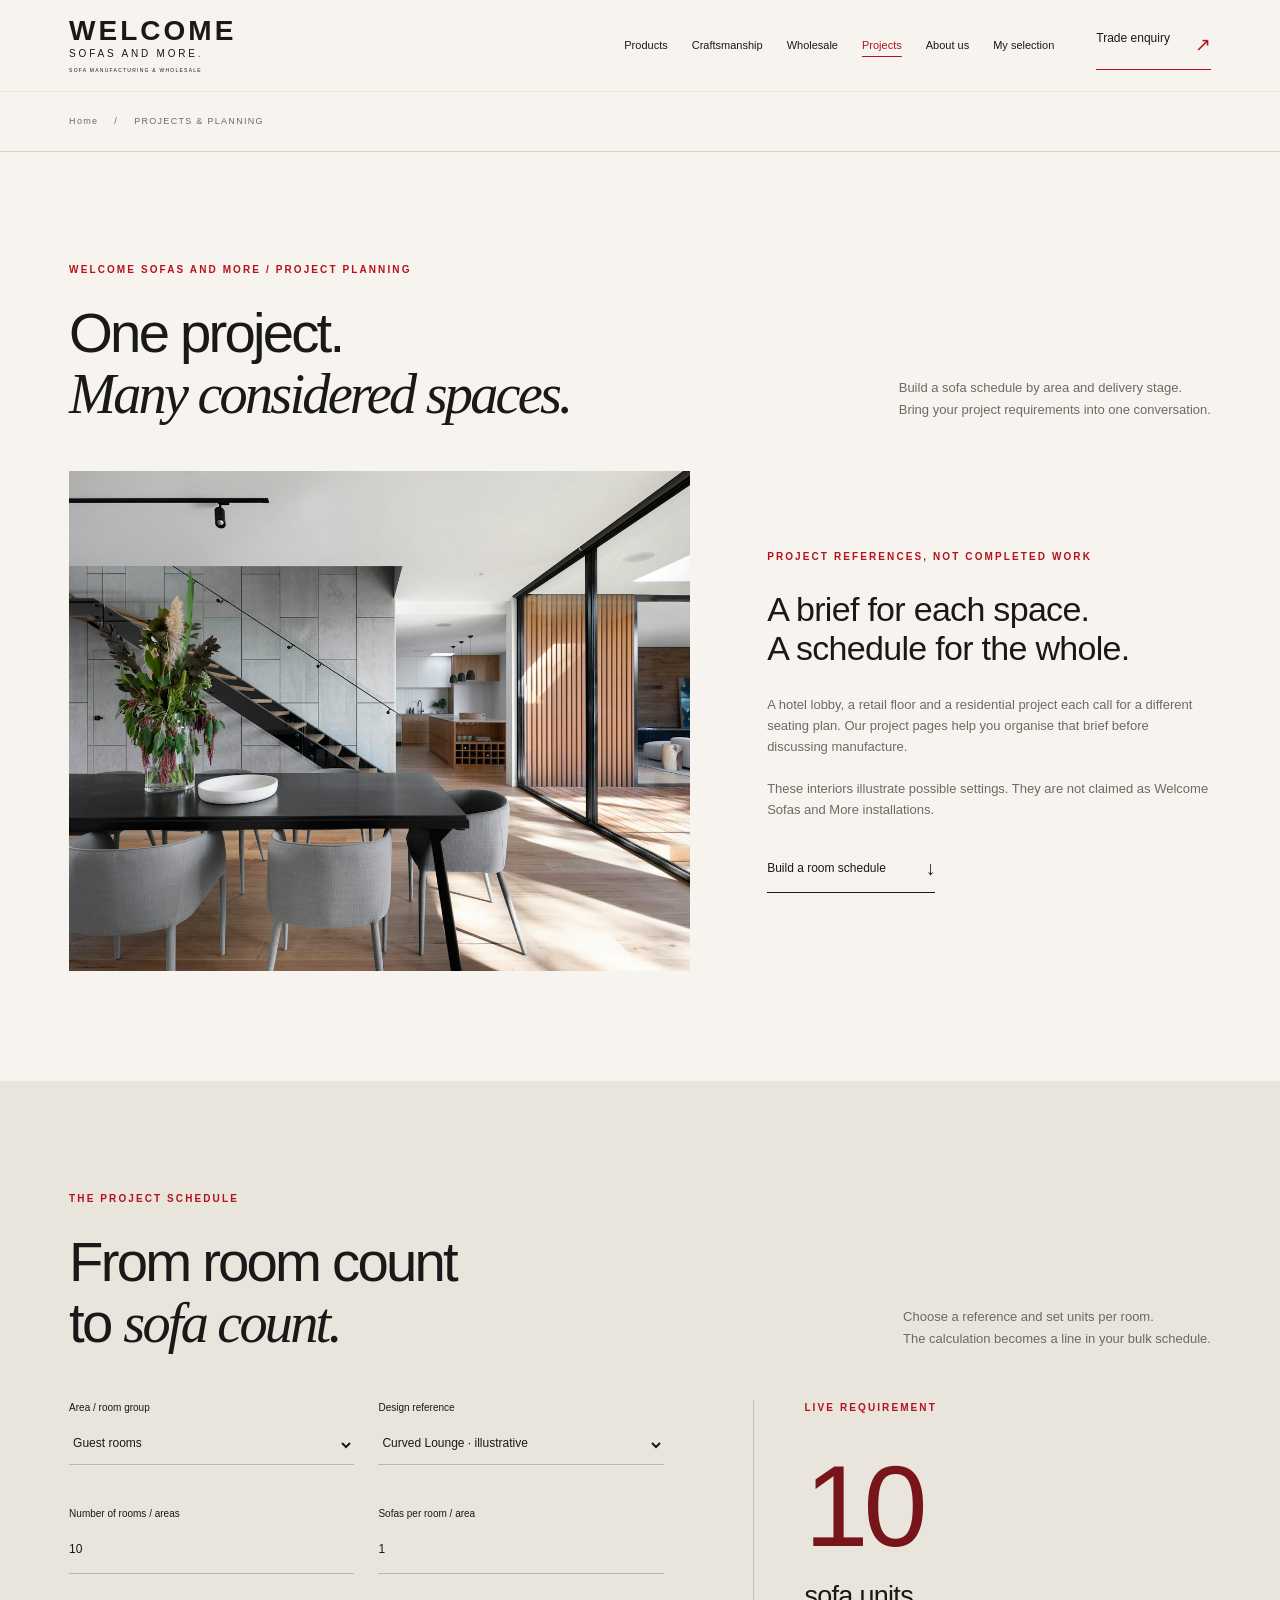
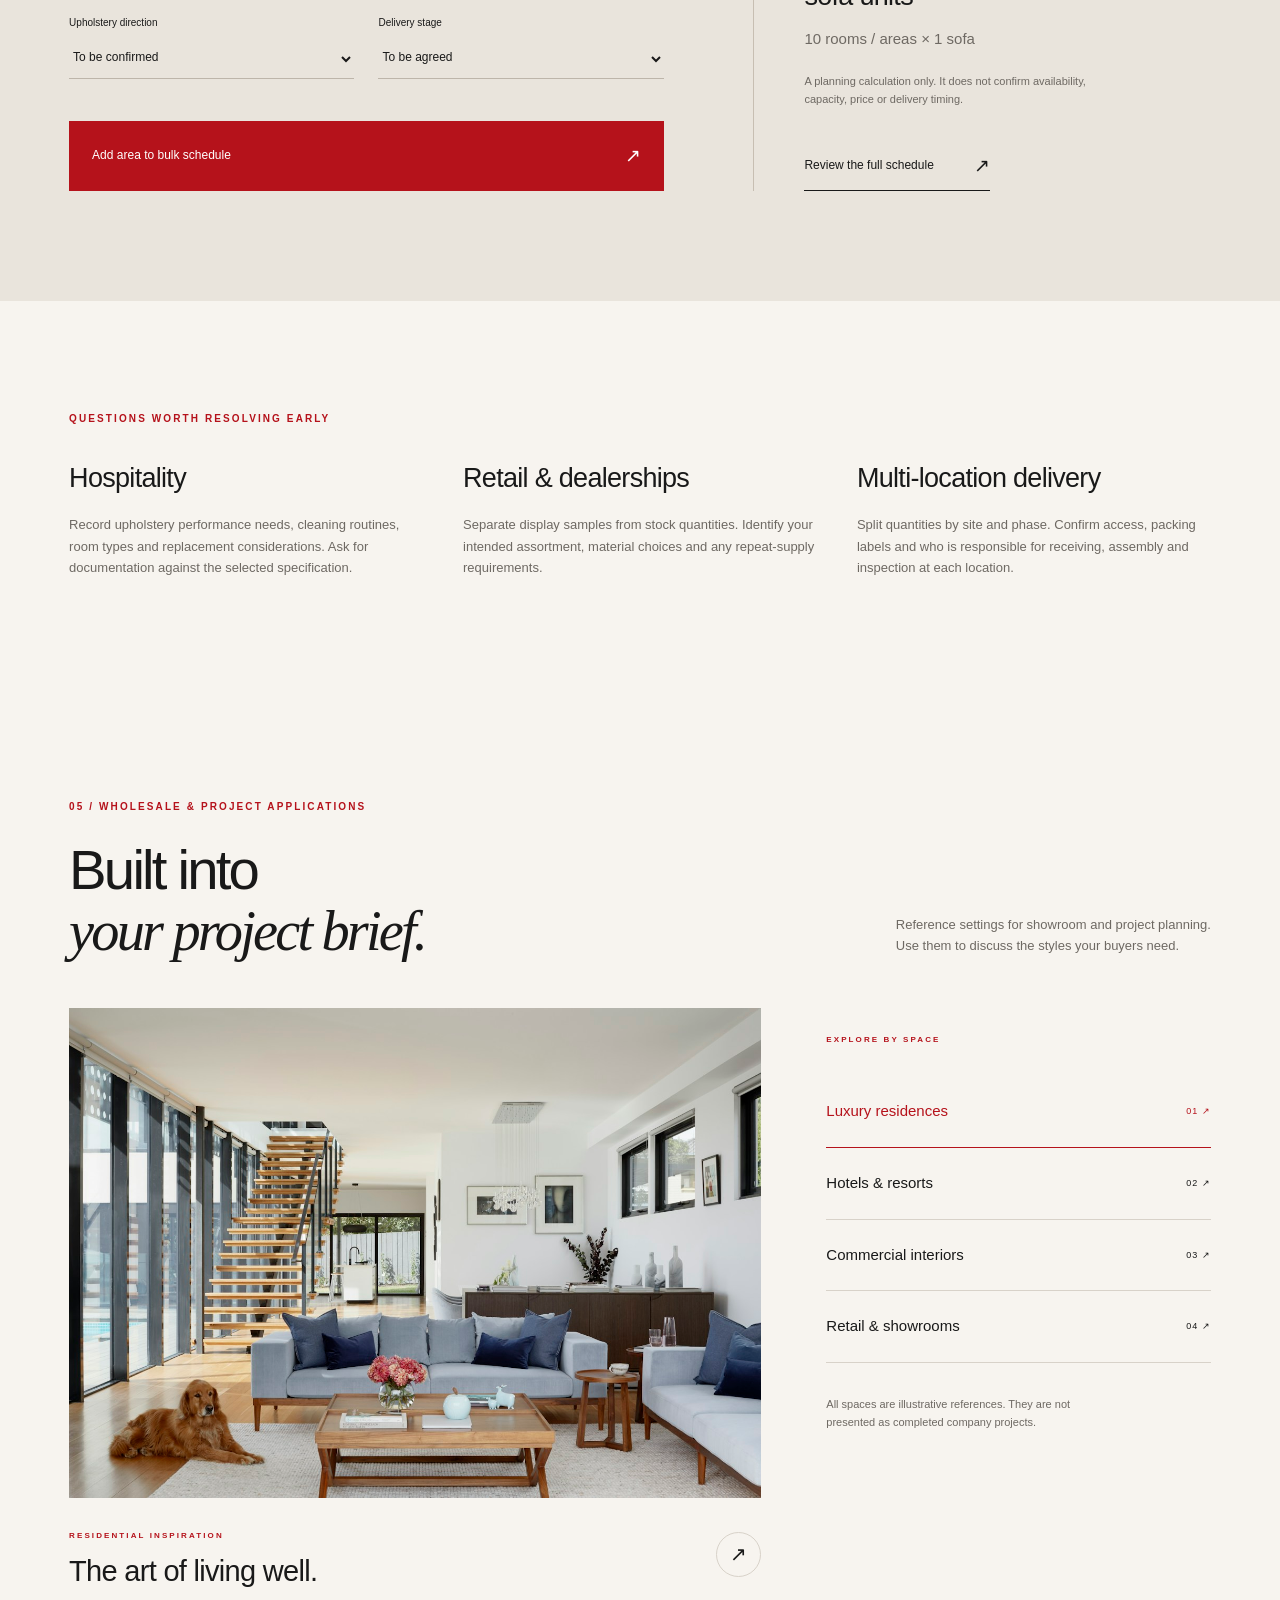
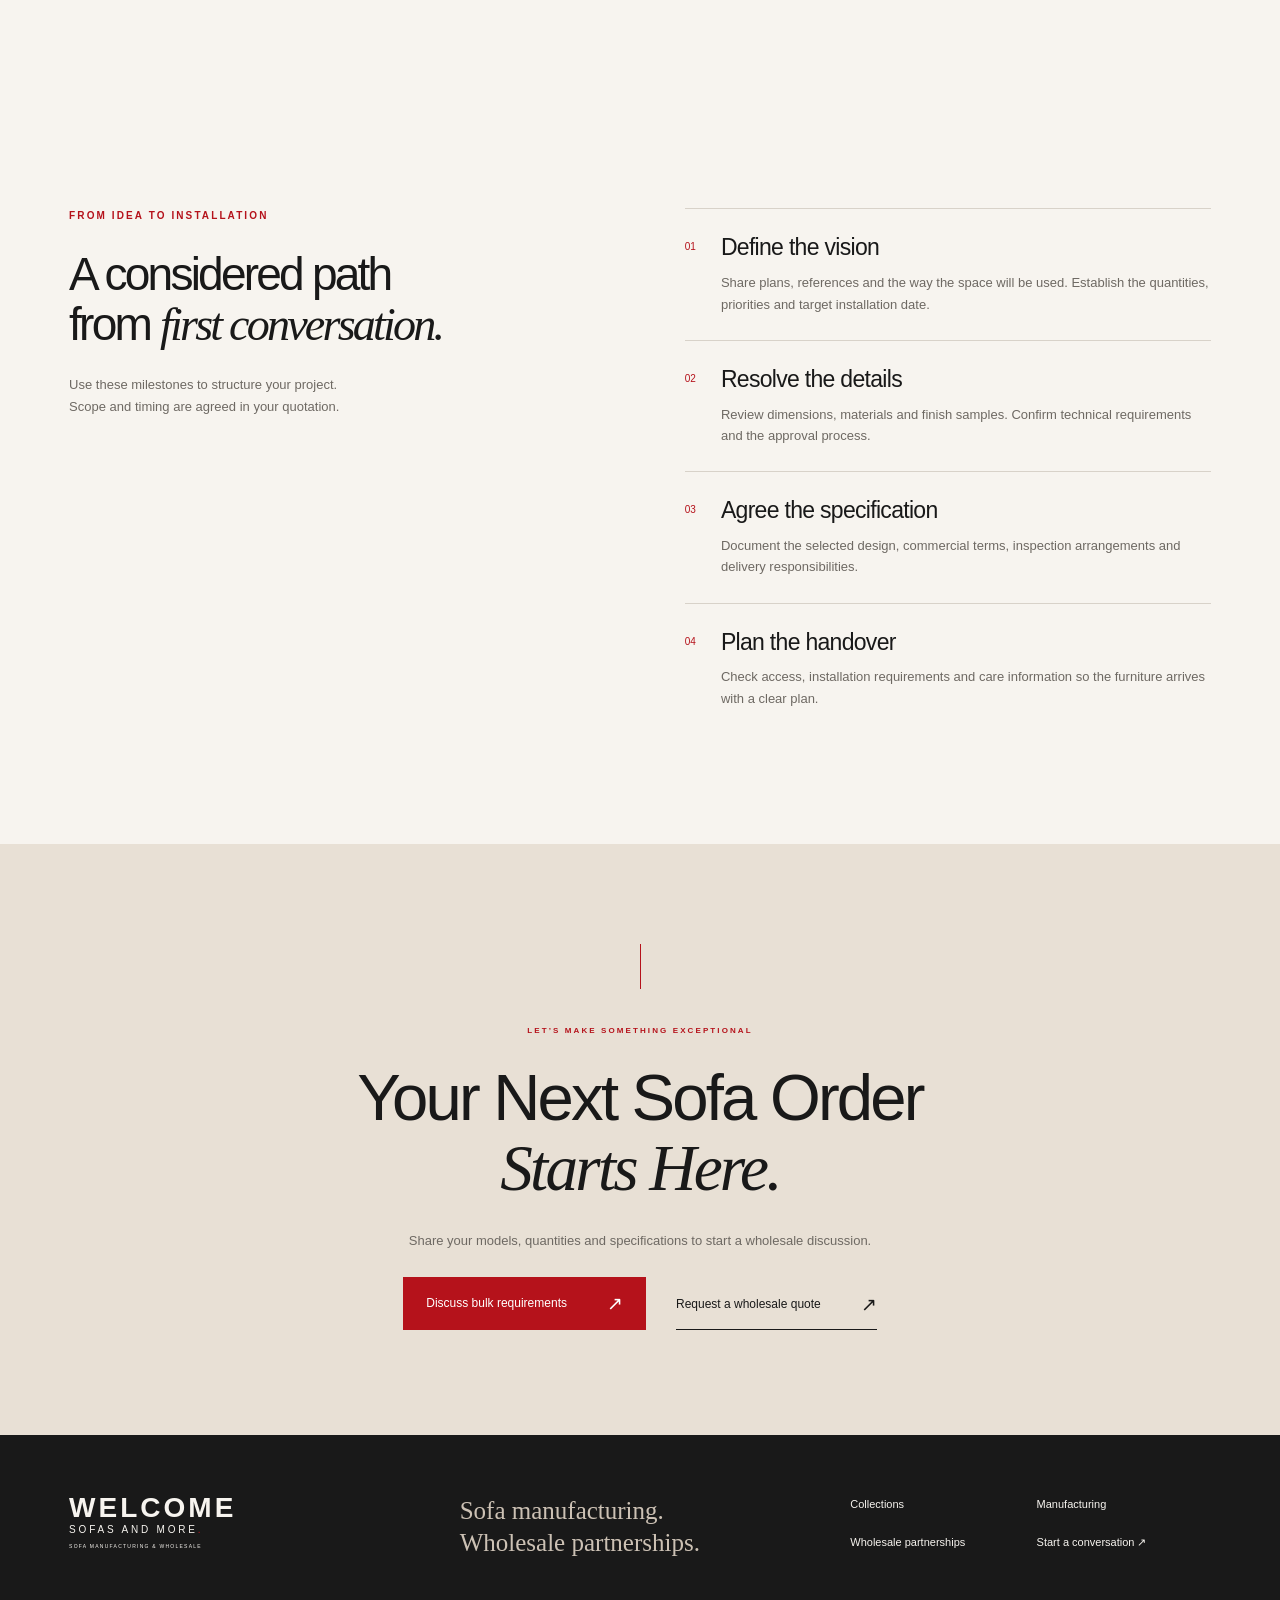
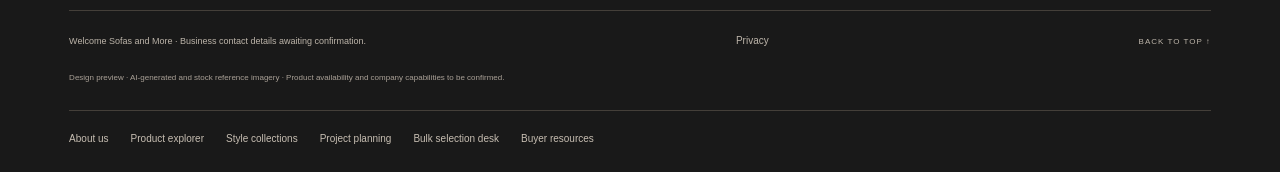
<file: projects.html>
<!doctype html>
<html lang="en">
<head>
<meta charset="utf-8"><meta name="viewport" content="width=device-width,initial-scale=1">
<title>Projects & Room Planning | Welcome Sofas and More</title>
<meta name="description" content="Plan sofa quantities by room, project area and delivery stage with Welcome Sofas and More.">
<meta name="robots" content="noindex,nofollow">
<meta property="og:title" content="Projects & Room Planning"><meta property="og:description" content="Plan sofa quantities by room, project area and delivery stage with Welcome Sofas and More."><meta property="og:type" content="website"><meta property="og:url" content="https://jaseelamp.github.io/welcome-sofas-and-more-site/projects.html"><meta property="og:image" content="https://jaseelamp.github.io/welcome-sofas-and-more-site/assets/hero.jpg"><meta name="twitter:card" content="summary_large_image"><meta name="theme-color" content="#F7F4EF">
<link rel="icon" href="assets/favicon.svg" type="image/svg+xml"><link rel="stylesheet" href="style.css?v=31712cf3d3">
<script src="config.js" defer></script><script src="catalog-data.js" defer></script><script src="app.js" defer></script><script src="commerce.js" defer></script>
</head>
<body data-page="projects.html">
<div class="reading-progress" aria-hidden="true"></div>
<a class="skip" href="#main">Skip to content</a>
<header class="header"><a href="index.html" class="wordmark" aria-label="Home"><span data-brand><span class="brand-name">WELCOME</span><span class="brand-subname">SOFAS AND MORE<span class="brand-dot">.</span></span></span><small>SOFA MANUFACTURING & WHOLESALE</small></a><nav aria-label="Main navigation" id="navigation"><a href="products.html">Products</a><a href="craft.html">Craftsmanship</a><a href="trade.html">Wholesale</a><a href="projects.html" aria-current="page">Projects</a><a href="about.html">About us</a><a href="bulk.html">My selection</a></nav><a class="header-cta" href="enquire.html#enquire">Trade enquiry <span>↗</span></a><button class="menu-toggle" aria-expanded="false" aria-controls="navigation" aria-label="Open navigation"><span></span><span></span></button></header>
<main id="main"><div class="breadcrumb"><a href="index.html">Home</a><span>/</span><span>PROJECTS & PLANNING</span></div><section class="section project-intro"><div class="section-heading"><div><p class="index">WELCOME SOFAS AND MORE / PROJECT PLANNING</p><h1>One project.<br><em>Many considered spaces.</em></h1></div><p>Build a sofa schedule by area and delivery stage.<br>Bring your project requirements into one conversation.</p></div><div class="project-editorial"><img src="assets/lounge.jpg" width="1400" height="933" alt="Architectural interior reference for project furniture planning" loading="eager"><div><p class="index">PROJECT REFERENCES, NOT COMPLETED WORK</p><h3>A brief for each space.<br>A schedule for the whole.</h3><p>A hotel lobby, a retail floor and a residential project each call for a different seating plan. Our project pages help you organise that brief before discussing manufacture.</p><p>These interiors illustrate possible settings. They are not claimed as Welcome Sofas and More installations.</p><a class="line-link" href="#zone-planner">Build a room schedule <span>↓</span></a></div></div></section>
<section class="section zone-planner" id="zone-planner"><div class="section-heading"><div><p class="index">THE PROJECT SCHEDULE</p><h2>From room count<br>to <em>sofa count.</em></h2></div><p>Choose a reference and set units per room.<br>The calculation becomes a line in your bulk schedule.</p></div><div class="zone-layout"><form id="zone-form"><div class="field"><label for="zone-type">Area / room group</label><select id="zone-type"><option>Guest rooms</option><option>Lobby & lounge</option><option>Retail floor</option><option>Residential units</option><option>Other project area</option></select></div><div class="field"><label for="zone-model">Design reference</label><select id="zone-model"></select></div><div class="field"><label for="zone-rooms">Number of rooms / areas</label><input id="zone-rooms" type="number" min="1" max="999" step="1" value="10" required></div><div class="field"><label for="zone-per-room">Sofas per room / area</label><input id="zone-per-room" type="number" min="1" max="99" step="1" value="1" required></div><div class="field"><label for="zone-material">Upholstery direction</label><select id="zone-material" data-material-options></select></div><div class="field"><label for="zone-phase">Delivery stage</label><select id="zone-phase" data-phase-options></select></div><button class="button red full" type="submit">Add area to bulk schedule <span>↗</span></button></form><aside class="zone-total"><p class="index">LIVE REQUIREMENT</p><output id="zone-total" aria-live="polite">10</output><h3>sofa units</h3><p id="zone-equation">10 rooms / areas × 1 sofa</p><p class="fineprint">A planning calculation only. It does not confirm availability, capacity, price or delivery timing.</p><p id="zone-status" role="status"></p><a class="line-link" href="bulk.html">Review the full schedule <span>↗</span></a></aside></div></section>
<section class="section project-considerations"><p class="index">QUESTIONS WORTH RESOLVING EARLY</p><div class="project-notes"><article><h3>Hospitality</h3><p>Record upholstery performance needs, cleaning routines, room types and replacement considerations. Ask for documentation against the selected specification.</p></article><article><h3>Retail & dealerships</h3><p>Separate display samples from stock quantities. Identify your intended assortment, material choices and any repeat-supply requirements.</p></article><article><h3>Multi-location delivery</h3><p>Split quantities by site and phase. Confirm access, packing labels and who is responsible for receiving, assembly and inspection at each location.</p></article></div></section>
<section class="section projects" id="inspiration"><div class="section-heading"><div><p class="index">05 / WHOLESALE & PROJECT APPLICATIONS</p><h2>Built into<br><em>your project brief.</em></h2></div><p>Reference settings for showroom and project planning.<br>Use them to discuss the styles your buyers need.</p></div><div class="project-gallery"><figure class="project-large"><img id="project-image" src="assets/living.jpg" width="1400" height="933" loading="lazy" alt="Open-plan contemporary home with generous seating"><figcaption><div><span class="index" id="project-type">RESIDENTIAL INSPIRATION</span><h3 id="project-title">The art of living well.</h3></div><a href="enquire.html#enquire" id="project-enquiry" data-enquiry="Custom sofa requirements" class="circle-link" aria-label="Discuss a residential project">↗</a></figcaption></figure><div class="project-select"><p class="index">EXPLORE BY SPACE</p><button data-project="0" aria-pressed="true">Luxury residences <span>01 ↗</span></button><button data-project="1" aria-pressed="false">Hotels & resorts <span>02 ↗</span></button><button data-project="2" aria-pressed="false">Commercial interiors <span>03 ↗</span></button><button data-project="3" aria-pressed="false">Retail & showrooms <span>04 ↗</span></button><p class="fineprint">All spaces are illustrative references. They are not presented as completed company projects.</p></div></div></section><section class="section process-story" id="process"><div><p class="index">FROM IDEA TO INSTALLATION</p><h2>A considered path<br>from <em>first conversation.</em></h2><p>Use these milestones to structure your project.<br>Scope and timing are agreed in your quotation.</p></div><ol><li><span>01</span><div><h3>Define the vision</h3><p>Share plans, references and the way the space will be used. Establish the quantities, priorities and target installation date.</p></div></li><li><span>02</span><div><h3>Resolve the details</h3><p>Review dimensions, materials and finish samples. Confirm technical requirements and the approval process.</p></div></li><li><span>03</span><div><h3>Agree the specification</h3><p>Document the selected design, commercial terms, inspection arrangements and delivery responsibilities.</p></div></li><li><span>04</span><div><h3>Plan the handover</h3><p>Check access, installation requirements and care information so the furniture arrives with a clear plan.</p></div></li></ol></section><section class="finale"><p class="index">LET’S MAKE SOMETHING EXCEPTIONAL</p><h2>Your Next Sofa Order<br><em>Starts Here.</em></h2><p>Share your models, quantities and specifications to start a wholesale discussion.</p><div><a class="button red" href="enquire.html#enquire" data-enquiry="Wholesale & dealer enquiry">Discuss bulk requirements <span>↗</span></a><a class="line-link" href="enquire.html#enquire" data-enquiry="Wholesale & dealer enquiry">Request a wholesale quote <span>↗</span></a></div></section></main>
<footer><div class="footer-top"><a href="index.html" class="wordmark"><span data-brand><span class="brand-name">WELCOME</span><span class="brand-subname">SOFAS AND MORE<span class="brand-dot">.</span></span></span><small>SOFA MANUFACTURING & WHOLESALE</small></a><p>Sofa manufacturing.<br>Wholesale partnerships.</p><div><a href="collections.html#collections">Collections</a><a href="craft.html#craft">Manufacturing</a><a href="trade.html#partnerships">Wholesale partnerships</a><a href="enquire.html#enquire">Start a conversation ↗</a></div></div><div class="footer-bottom"><span>Welcome Sofas and More · Business contact details awaiting confirmation.</span><button data-policy>Privacy</button><a href="#main">BACK TO TOP ↑</a></div><p class="footer-disclosure">Design preview · AI-generated and stock reference imagery · Product availability and company capabilities to be confirmed.</p><div class="footer-explore"><a href="about.html">About us</a><a href="products.html">Product explorer</a><a href="collections.html">Style collections</a><a href="projects.html">Project planning</a><a href="bulk.html">Bulk selection desk</a><a href="journal.html">Buyer resources</a></div></footer>

<dialog id="privacy-dialog" aria-labelledby="privacy-title"><button class="dialog-close" aria-label="Close privacy information">×</button><div class="dialog-copy"><p class="index">YOUR INFORMATION</p><h2 id="privacy-title">Privacy information</h2><p id="privacy-text">This preview does not transmit your form entries or save contact information in browser storage. Non-personal product selections may be kept in session storage for this tab; download your schedule to keep a copy. Downloading a brief creates a file on your device. Contact entries remain in the page until it is closed or reloaded.</p><p>The website uses no analytics or marketing cookies. The hosting provider may process technical access logs. Welcome Sofas and More contact details and a full business privacy notice must be supplied before live enquiry collection is enabled.</p></div></dialog>
<noscript><p class="noscript">Enable JavaScript to explore collections and download an enquiry brief.</p></noscript>
</body></html>
</file>
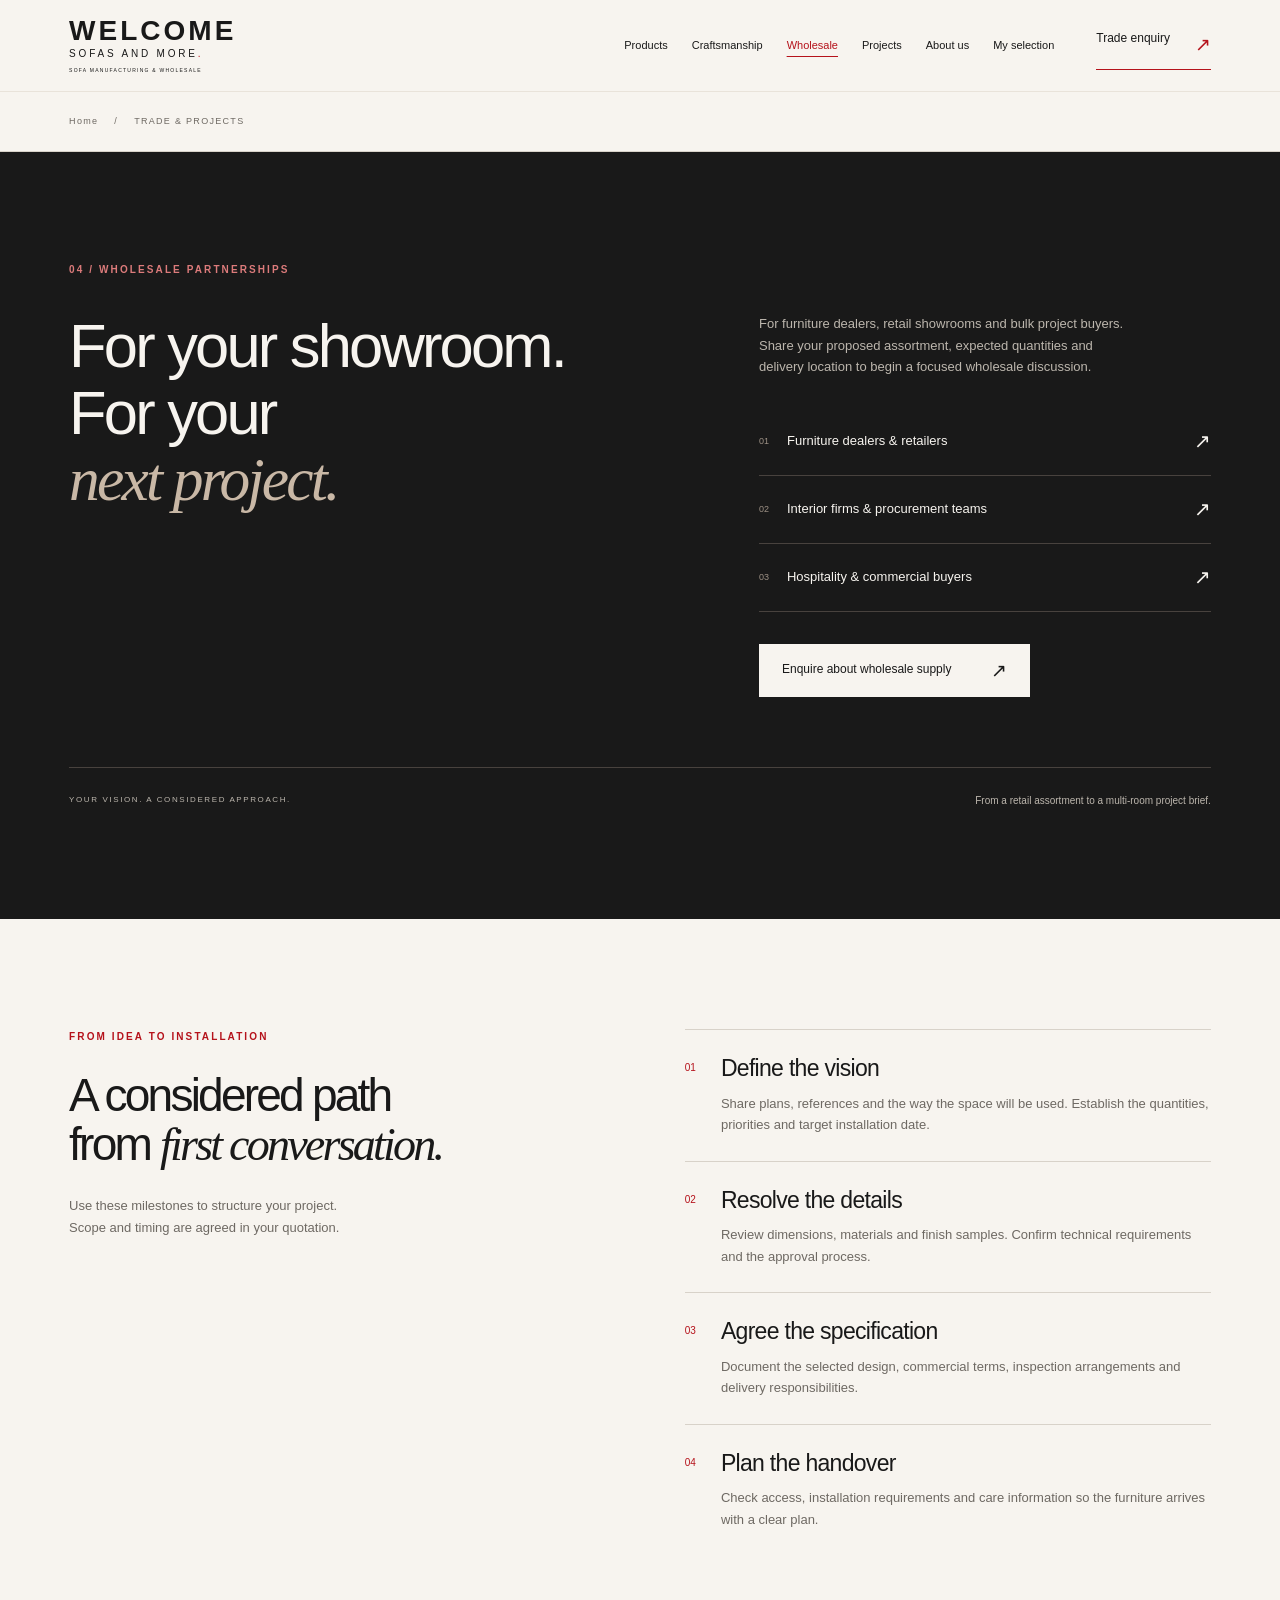
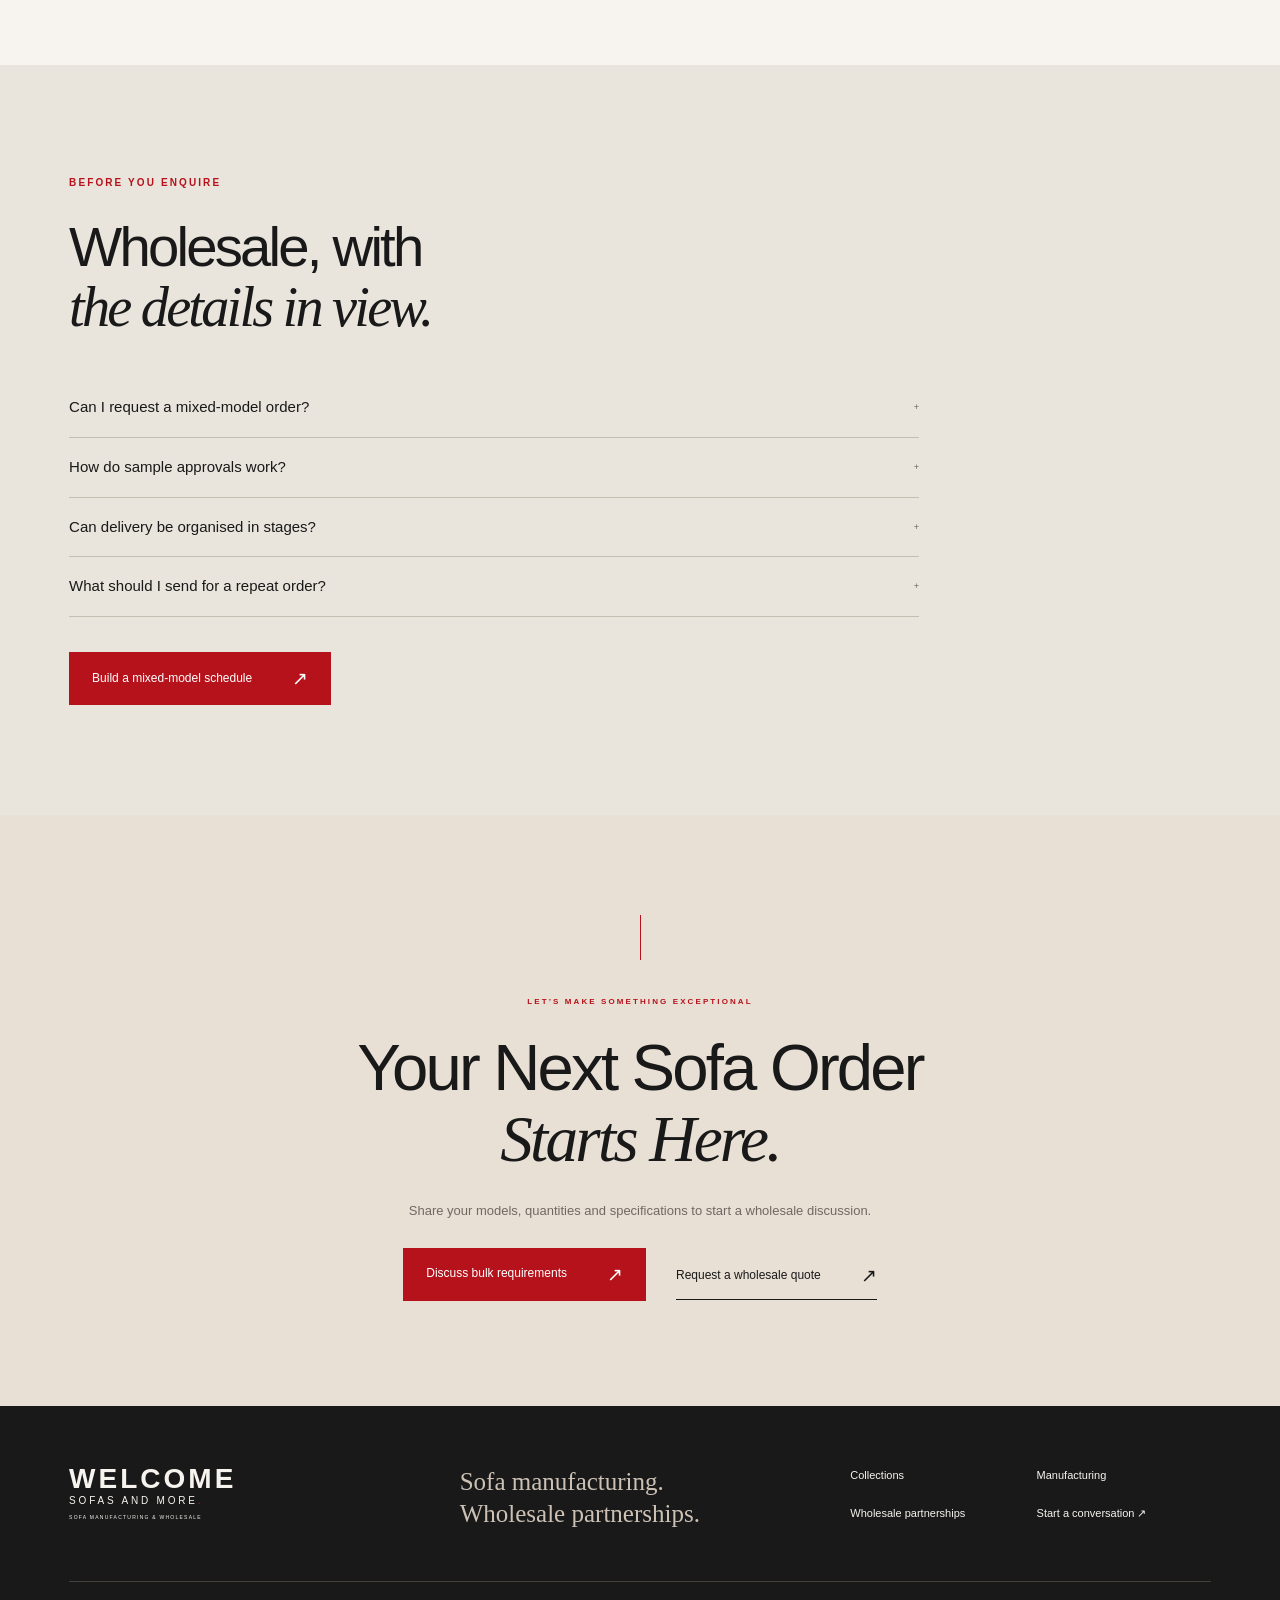
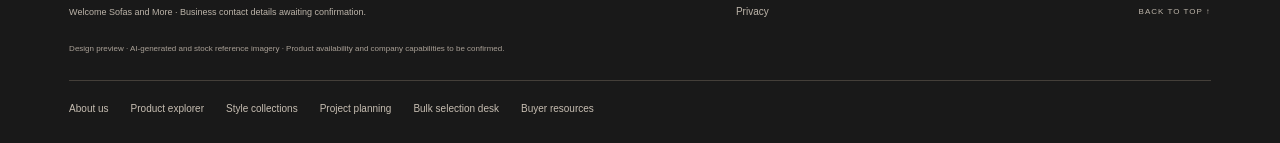
<file: trade.html>
<!doctype html>
<html lang="en">
<head>
<meta charset="utf-8"><meta name="viewport" content="width=device-width,initial-scale=1">
<title>Wholesale, Trade & Projects | Welcome Sofas and More</title>
<meta name="description" content="Plan furniture requirements for retail, interior design and hospitality projects, from first brief to handover.">
<meta name="robots" content="noindex,nofollow">
<meta property="og:title" content="Wholesale, Trade & Projects"><meta property="og:description" content="Plan furniture requirements for retail, interior design and hospitality projects, from first brief to handover."><meta property="og:type" content="website"><meta property="og:url" content="https://jaseelamp.github.io/welcome-sofas-and-more-site/trade.html"><meta property="og:image" content="https://jaseelamp.github.io/welcome-sofas-and-more-site/assets/hero.jpg"><meta name="twitter:card" content="summary_large_image"><meta name="theme-color" content="#F7F4EF">
<link rel="icon" href="assets/favicon.svg" type="image/svg+xml"><link rel="stylesheet" href="style.css?v=31712cf3d3">
<script src="config.js" defer></script><script src="catalog-data.js" defer></script><script src="app.js" defer></script><script src="commerce.js" defer></script>
</head>
<body data-page="trade.html">
<div class="reading-progress" aria-hidden="true"></div>
<a class="skip" href="#main">Skip to content</a>
<header class="header"><a href="index.html" class="wordmark" aria-label="Home"><span data-brand><span class="brand-name">WELCOME</span><span class="brand-subname">SOFAS AND MORE<span class="brand-dot">.</span></span></span><small>SOFA MANUFACTURING & WHOLESALE</small></a><nav aria-label="Main navigation" id="navigation"><a href="products.html">Products</a><a href="craft.html">Craftsmanship</a><a href="trade.html" aria-current="page">Wholesale</a><a href="projects.html">Projects</a><a href="about.html">About us</a><a href="bulk.html">My selection</a></nav><a class="header-cta" href="enquire.html#enquire">Trade enquiry <span>↗</span></a><button class="menu-toggle" aria-expanded="false" aria-controls="navigation" aria-label="Open navigation"><span></span><span></span></button></header>
<main id="main"><div class="breadcrumb"><a href="index.html">Home</a><span>/</span><span>TRADE & PROJECTS</span></div><section class="section partnerships" id="partnerships"><p class="index">04 / WHOLESALE PARTNERSHIPS</p><div class="partnership-layout"><h1>For your showroom.<br>For your<br><em>next project.</em></h1><div><p>For furniture dealers, retail showrooms and bulk project buyers. Share your proposed assortment, expected quantities and delivery location to begin a focused wholesale discussion.</p><div class="partner-list"><a href="enquire.html#enquire" data-enquiry="Wholesale & dealer enquiry"><span>01</span> Furniture dealers & retailers <b>↗</b></a><a href="enquire.html#enquire" data-enquiry="Interior designer & architect partnership"><span>02</span> Interior firms & procurement teams <b>↗</b></a><a href="enquire.html#enquire" data-enquiry="Hospitality & commercial project"><span>03</span> Hospitality & commercial buyers <b>↗</b></a></div><a class="button ivory" href="enquire.html#enquire" data-enquiry="Wholesale & dealer enquiry">Enquire about wholesale supply <span>↗</span></a></div></div><div class="partnership-foot"><span>YOUR VISION. A CONSIDERED APPROACH.</span><span>From a retail assortment to a multi-room project brief.</span></div></section><section class="section process-story" id="process"><div><p class="index">FROM IDEA TO INSTALLATION</p><h2>A considered path<br>from <em>first conversation.</em></h2><p>Use these milestones to structure your project.<br>Scope and timing are agreed in your quotation.</p></div><ol><li><span>01</span><div><h3>Define the vision</h3><p>Share plans, references and the way the space will be used. Establish the quantities, priorities and target installation date.</p></div></li><li><span>02</span><div><h3>Resolve the details</h3><p>Review dimensions, materials and finish samples. Confirm technical requirements and the approval process.</p></div></li><li><span>03</span><div><h3>Agree the specification</h3><p>Document the selected design, commercial terms, inspection arrangements and delivery responsibilities.</p></div></li><li><span>04</span><div><h3>Plan the handover</h3><p>Check access, installation requirements and care information so the furniture arrives with a clear plan.</p></div></li></ol></section><section class="section trade-faq"><p class="index">BEFORE YOU ENQUIRE</p><h2>Wholesale, with<br><em>the details in view.</em></h2><details><summary>Can I request a mixed-model order? <span>+</span></summary><p>Build a mixed schedule using the product explorer. The team must confirm model availability, quantities and any minimum-order requirements in the quotation.</p></details><details><summary>How do sample approvals work? <span>+</span></summary><p>Discuss whether your order needs material samples, drawings or a prototype. Record the approval reference, changes and any related charges before manufacture.</p></details><details><summary>Can delivery be organised in stages? <span>+</span></summary><p>Use delivery stages in your bulk schedule to express your preference. Timing, packing, freight and responsibility at each destination must be confirmed.</p></details><details><summary>What should I send for a repeat order? <span>+</span></summary><p>Include the original order reference, specification revision, quantities and any changes. Confirm material availability and current commercial terms before proceeding.</p></details><a class="button red" href="products.html">Build a mixed-model schedule <span>↗</span></a></section><section class="finale"><p class="index">LET’S MAKE SOMETHING EXCEPTIONAL</p><h2>Your Next Sofa Order<br><em>Starts Here.</em></h2><p>Share your models, quantities and specifications to start a wholesale discussion.</p><div><a class="button red" href="enquire.html#enquire" data-enquiry="Wholesale & dealer enquiry">Discuss bulk requirements <span>↗</span></a><a class="line-link" href="enquire.html#enquire" data-enquiry="Wholesale & dealer enquiry">Request a wholesale quote <span>↗</span></a></div></section></main>
<footer><div class="footer-top"><a href="index.html" class="wordmark"><span data-brand><span class="brand-name">WELCOME</span><span class="brand-subname">SOFAS AND MORE<span class="brand-dot">.</span></span></span><small>SOFA MANUFACTURING & WHOLESALE</small></a><p>Sofa manufacturing.<br>Wholesale partnerships.</p><div><a href="collections.html#collections">Collections</a><a href="craft.html#craft">Manufacturing</a><a href="trade.html#partnerships">Wholesale partnerships</a><a href="enquire.html#enquire">Start a conversation ↗</a></div></div><div class="footer-bottom"><span>Welcome Sofas and More · Business contact details awaiting confirmation.</span><button data-policy>Privacy</button><a href="#main">BACK TO TOP ↑</a></div><p class="footer-disclosure">Design preview · AI-generated and stock reference imagery · Product availability and company capabilities to be confirmed.</p><div class="footer-explore"><a href="about.html">About us</a><a href="products.html">Product explorer</a><a href="collections.html">Style collections</a><a href="projects.html">Project planning</a><a href="bulk.html">Bulk selection desk</a><a href="journal.html">Buyer resources</a></div></footer>

<dialog id="privacy-dialog" aria-labelledby="privacy-title"><button class="dialog-close" aria-label="Close privacy information">×</button><div class="dialog-copy"><p class="index">YOUR INFORMATION</p><h2 id="privacy-title">Privacy information</h2><p id="privacy-text">This preview does not transmit your form entries or save contact information in browser storage. Non-personal product selections may be kept in session storage for this tab; download your schedule to keep a copy. Downloading a brief creates a file on your device. Contact entries remain in the page until it is closed or reloaded.</p><p>The website uses no analytics or marketing cookies. The hosting provider may process technical access logs. Welcome Sofas and More contact details and a full business privacy notice must be supplied before live enquiry collection is enabled.</p></div></dialog>
<noscript><p class="noscript">Enable JavaScript to explore collections and download an enquiry brief.</p></noscript>
</body></html>
</file>
<file: style.css>
:root{--ivory:#f7f4ef;--red:#b5121b;--wine:#78151b;--ink:#191919;--taupe:#a69a8d;--muted:#6e6963;--line:#d8d2c9;--serif:Georgia,'Times New Roman',serif;--sans:Arial,Helvetica,sans-serif;--gutter:clamp(24px,5.4vw,88px)}*{box-sizing:border-box}html{scroll-behavior:smooth;scroll-padding-top:92px}body{margin:0;background:var(--ivory);color:var(--ink);font:15px/1.65 var(--sans);-webkit-font-smoothing:antialiased}button,input,textarea,select{font:inherit}a{color:inherit;text-decoration:none}button{color:inherit;cursor:pointer}button,a,input,select,textarea,summary{-webkit-tap-highlight-color:transparent}button{border:0;background:none}button:focus-visible,a:focus-visible,summary:focus-visible{outline:2px solid var(--red);outline-offset:6px}input:focus,select:focus,textarea:focus{outline:2px solid var(--red);outline-offset:3px}img{display:block;width:100%;object-fit:cover}figure,p,h1,h2,h3{margin:0}h1,h2,h3{font-weight:400}h2{font-size:clamp(40px,4.4vw,68px);line-height:1.08;letter-spacing:-2.8px}h2 em{font-family:var(--serif);font-weight:400}h3{font-size:24px;line-height:1.2;letter-spacing:-.7px}p{color:var(--muted)}.index,.eyebrow{font-size:10px;letter-spacing:2.1px;font-weight:600}.index{color:var(--red)}.section{padding:110px var(--gutter)}.button{display:inline-flex;align-items:center;justify-content:space-between;gap:40px;min-height:53px;padding:15px 23px;font-size:12px;font-weight:500;transition:background .2s,transform .2s}.button span{font-size:19px;line-height:1}.button:hover{transform:translateY(-2px)}.red{background:var(--red);color:white}.red:hover{background:var(--wine)}.ivory{background:var(--ivory);color:var(--ink)}.line-link{display:inline-flex;align-items:center;justify-content:space-between;gap:40px;padding:12px 0 8px;border-bottom:1px solid currentColor;font-size:12px}.line-link span,.text-link span{font-size:19px}.line-link:hover{color:var(--red)}.fineprint{font-size:11px;line-height:1.65;color:var(--muted)}.skip{position:fixed;top:-80px;left:20px;z-index:100;background:var(--ivory);padding:12px}.skip:focus{top:10px}.header{height:92px;background:var(--ivory);padding:0 var(--gutter);display:flex;align-items:center;justify-content:space-between;gap:30px;position:sticky;top:0;z-index:20;border-bottom:1px solid #e9e3da}.wordmark{display:flex;flex-direction:column;line-height:1}.wordmark>span{font-size:25px;letter-spacing:-1px;font-weight:700}.brand-dot{color:var(--red)}.wordmark small{font-size:6.5px;letter-spacing:1.8px;margin-top:8px;font-weight:400}.header nav{display:flex;gap:32px;margin-left:auto;margin-right:32px}.header nav a{font-size:11px}.header nav a:hover{color:var(--red)}.header-cta{font-size:12px;border-bottom:1px solid var(--red);padding:8px 0;display:flex;gap:25px}.header-cta span{color:var(--red);font-size:19px}.menu-toggle{display:none}.hero{position:relative;height:min(780px,calc(100svh - 92px));min-height:590px;color:white;overflow:hidden}.hero>img{position:absolute;height:100%;object-position:center 65%}.hero-shade{position:absolute;inset:0;background:linear-gradient(90deg,rgba(25,20,16,.50),transparent 80%),linear-gradient(0deg,rgba(22,18,15,.45),transparent 25%)}.hero-copy{position:relative;padding:64px var(--gutter) 80px;max-width:1000px}.eyebrow.light{color:#fff;display:flex;align-items:center;gap:10px;font-size:9px;letter-spacing:2px}.eyebrow i{width:6px;height:6px;background:#e24144;display:inline-block}.hero h1{font-size:clamp(70px,7.4vw,112px);line-height:.96;letter-spacing:-5.5px;margin:29px 0 24px}.hero h1 em{font-family:var(--serif);font-weight:400}.hero-description{color:#f4eee9;font-size:13px;line-height:1.8}.hero-actions{display:flex;align-items:center;gap:30px;margin-top:27px}.text-link{font-size:11px;display:flex;align-items:center;gap:20px;border-bottom:1px solid #ffffff80;padding:8px 0}.hero-bottom{position:absolute;bottom:26px;left:var(--gutter);right:var(--gutter);display:flex;justify-content:space-between;align-items:center;font-size:8px;letter-spacing:1.7px}.hero-bottom a{display:flex;gap:20px;align-items:center}.hero-bottom a span{font-size:20px}.image-note{font-size:9px;letter-spacing:.6px;color:#eee9e2}.sector-strip{padding:27px var(--gutter);display:flex;align-items:center;justify-content:space-between;border-bottom:1px solid var(--line);gap:25px}.sector-strip>span{font-size:8px;letter-spacing:1.5px;color:var(--muted)}.sector-strip p{font-size:13px;color:#44403c}.sector-strip b{color:var(--red);margin:0 22px;font-weight:400}.section-kicker{display:flex;justify-content:space-between;align-items:center;margin-bottom:35px}.tiny-mark{font-size:30px;color:var(--red)}.philosophy-layout{display:grid;grid-template-columns:1.4fr 1fr;gap:8vw}.philosophy-copy{max-width:380px;padding-top:4px}.philosophy-copy p+p{margin-top:18px}.philosophy-copy .line-link{margin-top:22px}.statement-image{margin-top:65px}.statement-image img{height:480px;object-position:center 55%}.statement-image figcaption{display:flex;justify-content:space-between;margin-top:14px;font-size:10px;color:var(--muted)}.statement-image figcaption span+span{font-size:8px;letter-spacing:1px}.collections{background:#eeebe5}.section-heading{display:flex;justify-content:space-between;align-items:flex-end;gap:50px;margin-bottom:46px}.section-heading .index{margin-bottom:25px}.section-heading>p{font-size:13px;margin-bottom:5px}.collection-tabs{display:flex;gap:30px;border-bottom:1px solid #cbc4bb;margin-bottom:35px;overflow-x:auto;scrollbar-width:thin}.collection-tabs button{white-space:nowrap;font-size:11px;padding:13px 0;border-bottom:2px solid transparent;color:#655f58}.collection-tabs button[aria-pressed=true]{border-color:var(--red);color:var(--red)}.collection-tabs sup{font-size:8px;padding-left:5px}.collection-grid{display:grid;grid-template-columns:1.3fr 1fr;column-gap:34px;row-gap:48px}.collection-card button{display:block;width:100%;text-align:left;padding:0}.collection-card .picture{overflow:hidden;background:#ded7ce;position:relative}.collection-card img{height:330px;transition:transform .6s}.collection-card:nth-child(4n+1) img{height:440px}.collection-card:nth-child(4n+2){padding-top:100px}.collection-card:nth-child(4n+3){width:88%}.collection-card:nth-child(4n+4){margin-top:60px}.collection-card button:hover img{transform:scale(1.035)}.collection-card .card-line{display:flex;justify-content:space-between;align-items:center;padding-top:17px}.collection-card .card-line>span{font-size:25px}.collection-card .card-line h3{font-size:27px}.collection-card .card-line p{font-size:10px;margin-top:6px;letter-spacing:.2px}.collection-card .number{position:absolute;top:18px;left:20px;font-size:9px;letter-spacing:1px;background:var(--ivory);padding:4px 8px}.collections>.fineprint{margin-top:35px}.craft{display:grid;grid-template-columns:1.05fr 1fr;background:#ddd7cd}.craft-image{position:relative;min-height:720px}.craft-image img{height:100%;position:absolute;object-position:59% center}.craft-image .image-note{position:absolute;left:25px;bottom:20px;background:#19191970;padding:3px 8px}.craft-copy{padding:78px 5vw 70px}.craft-copy h2{font-size:clamp(38px,3.9vw,60px);margin:27px 0}.craft-copy>p:not(.index){font-size:13px;max-width:390px}.craft-steps{margin:35px 0 20px}details{border-bottom:1px solid #bcb4a9}summary{list-style:none;cursor:pointer;display:flex;gap:20px;align-items:center;padding:17px 0;font-size:12px}summary::-webkit-details-marker{display:none}summary>span:first-child{font-size:9px;color:var(--muted)}summary b{font-weight:400;margin-left:auto;font-size:20px}details[open] summary b{transform:rotate(45deg)}details p{font-size:12px;padding:0 0 20px;max-width:430px}.partnerships{background:var(--ink);color:var(--ivory)}.partnerships>.index{color:#dc7b7b}.partnership-layout{display:grid;grid-template-columns:1.3fr 1fr;gap:8vw;margin-top:35px}.partnership-layout h2{font-size:clamp(45px,4.8vw,74px)}.partnership-layout h2 em{color:#c9b8a6}.partnership-layout>div>p{color:#bcb6ad;font-size:13px;max-width:380px}.partner-list{margin:30px 0 32px}.partner-list a{display:flex;align-items:center;gap:18px;padding:17px 0;border-bottom:1px solid #48423e;font-size:13px}.partner-list a span{font-size:9px;color:#9e9286}.partner-list a b{margin-left:auto;font-size:20px;font-weight:400}.partner-list a:hover{color:#d7a99c}.partnership-foot{border-top:1px solid #48423e;margin-top:70px;padding-top:25px;display:flex;justify-content:space-between;font-size:10px;color:#bcb6ad}.partnership-foot span:first-child{font-size:8px;letter-spacing:1.6px}.project-gallery{display:grid;grid-template-columns:1.8fr 1fr;gap:65px}.project-large img{height:490px}.project-large figcaption{display:flex;justify-content:space-between;align-items:center;margin-top:23px}.project-large .index{font-size:8px}.project-large h3{margin-top:8px;font-size:29px}.circle-link{width:45px;height:45px;border:1px solid var(--line);border-radius:50%;display:grid;place-items:center;font-size:20px}.circle-link:hover{border-color:var(--red);color:var(--red)}.project-select{padding-top:25px}.project-select>.index{font-size:8px;margin-bottom:30px}.project-select button{display:flex;align-items:center;justify-content:space-between;text-align:left;width:100%;padding:23px 0;border-bottom:1px solid var(--line);font-size:15px}.project-select button span{font-size:9px;letter-spacing:1px}.project-select button[aria-pressed=true]{color:var(--red);border-color:var(--red)}.project-select .fineprint{max-width:280px;margin-top:32px}.materials{background:#e9e4dc;display:grid;grid-template-columns:1fr 1fr;gap:8vw;align-items:center}.material-visual{position:relative}.material-visual img{height:560px;object-position:50% center}.material-visual>span{position:absolute;bottom:25px;left:25px;color:#fff;font-size:9px;letter-spacing:1.5px}.material-copy .index{margin-bottom:25px}.material-copy h2{font-size:clamp(38px,4vw,59px)}.material-copy>p:not(.index){font-size:13px;margin-top:24px;max-width:370px}.swatches{display:flex;gap:16px;margin:30px 0 26px}.swatch{width:39px;height:39px;border-radius:50%;border:4px solid #e9e4dc;outline:1px solid transparent;transition:outline .2s}.swatch[aria-pressed=true]{outline-color:var(--ink)}.swatch:focus-visible{outline:2px solid var(--red)}.linen{background:#b9a990}.boucle{background:#e1d6c3}.velvet{background:#36564b}.leather{background:#965831}.wine{background:#78151b}.material-description{min-height:105px}.material-description h3{font-size:21px;margin-bottom:10px}.material-description p{font-size:12px;max-width:340px}.material-copy>.fineprint{font-size:10px!important}.specifications{display:grid;grid-template-columns:1fr 1fr;gap:8vw}.specifications .index{margin-bottom:25px}.specifications h2{font-size:clamp(38px,3.7vw,55px)}.specifications>div>p:last-child{margin-top:25px;font-size:13px}.spec-list{padding-top:15px}.spec-list summary{justify-content:space-between;font-size:14px;padding:22px 0}.spec-list summary span{font-size:21px}.spec-list details{border-color:var(--line)}.spec-list details p{font-size:13px}.finale{text-align:center;background:#e8e0d5;padding:100px 24px 105px;position:relative}.finale:before{content:'';width:1px;height:45px;background:var(--red);display:block;margin:0 auto 35px}.finale .index{font-size:8px;margin-bottom:25px}.finale h2{font-size:clamp(45px,5.1vw,78px)}.finale>p:not(.index){font-size:13px;margin:26px 0}.finale>div{display:flex;gap:30px;justify-content:center;align-items:center}.enquiry{display:grid;grid-template-columns:1fr 1.25fr;gap:8vw}.enquiry-intro .index{margin-bottom:25px}.enquiry-intro h2{font-size:clamp(40px,4vw,60px)}.enquiry-intro>p:not(.index){font-size:13px;margin-top:28px}.preview-note{border-left:2px solid var(--red);padding-left:18px;margin-top:45px;max-width:310px}.preview-note strong{font-size:11px;font-weight:500}.preview-note p{font-size:11px;margin-top:8px}form{display:grid;grid-template-columns:1fr 1fr;gap:24px}.field{display:flex;flex-direction:column}.full{grid-column:1/-1}.field label{font-size:10px;margin-bottom:8px}.field label span{color:var(--red)}input,select,textarea{width:100%;background:transparent;border:0;border-bottom:1px solid #bdb5aa;border-radius:0;padding:10px 0 13px;font-size:12px;color:var(--ink)}select{padding-right:20px}textarea{resize:vertical;min-height:95px}input[type=checkbox]{width:15px;height:15px;accent-color:var(--red);flex:none}.consent{display:flex;align-items:flex-start;gap:12px;font-size:10px;color:var(--muted)}.consent input{margin:2px 0}.inline-button{padding:0;text-decoration:underline;font-size:inherit}.form-bottom{display:flex;justify-content:space-between;align-items:center;gap:15px}.form-bottom>span{font-size:9px;color:var(--muted)}#form-status{font-size:12px}#form-status:empty{display:none}#form-status.error{color:var(--red)}#form-status.success{color:#2d6048}.honey{position:absolute;left:-10000px;width:1px;height:1px;overflow:hidden}footer{background:var(--ink);color:var(--ivory);padding:60px var(--gutter) 25px}.footer-top{display:grid;grid-template-columns:1fr 1fr 1fr;gap:30px;padding-bottom:50px}.footer-top>p{font-family:var(--serif);font-size:25px;line-height:1.3;color:#ccc1b4}.footer-top>div{display:grid;grid-template-columns:1fr 1fr;gap:12px;font-size:11px}.footer-bottom{display:flex;align-items:center;justify-content:space-between;gap:25px;border-top:1px solid #443f39;padding-top:22px;color:#bdb5aa;font-size:9px}.footer-bottom button{padding:0;font-size:10px}.footer-bottom a{font-size:8px;letter-spacing:1px}.footer-disclosure{font-size:8px;color:#aaa197;margin-top:22px}dialog{border:0;background:var(--ivory);padding:0;max-width:850px;width:calc(100% - 40px);max-height:85svh;color:var(--ink)}dialog::backdrop{background:#191919b8;backdrop-filter:blur(4px)}dialog>img{height:300px}.dialog-copy{padding:40px}.dialog-copy h2{font-size:44px;margin:17px 0 20px}.dialog-copy>p{font-size:13px}.dialog-copy .fineprint{font-size:11px;margin:20px 0}.dialog-copy .button{margin-top:12px}.dialog-close{position:absolute;right:15px;top:15px;z-index:2;background:var(--ivory);width:38px;height:38px;border-radius:50%;font-size:26px;line-height:1}.noscript{padding:20px;background:var(--ivory)}[hidden]{display:none!important}
@media(min-width:1600px){.hero-copy{padding-top:80px}.hero{height:830px;max-height:none}.section{padding-top:130px;padding-bottom:130px}}@media(max-width:1100px){.header nav{gap:20px;margin-right:10px}.header{gap:20px}.wordmark>span{font-size:22px}.hero h1{font-size:88px}.hero-copy{padding-top:60px}.sector-strip b{margin:0 12px}.section{padding-top:85px;padding-bottom:85px}.philosophy-layout{gap:40px}.craft-copy{padding:55px 35px}.craft-image{min-height:650px}.project-gallery{gap:35px}.project-large img{height:430px}.materials{gap:45px}.material-visual img{height:500px}.enquiry{gap:45px}.collection-card img{height:280px}.collection-card:nth-child(4n+1) img{height:370px}.collection-card:nth-child(4n+2){padding-top:75px}}
@media(max-width:760px){html{scroll-padding-top:74px}.header{height:74px;padding:0 24px;gap:20px}.wordmark>span{font-size:22px}.wordmark small{font-size:5.5px;letter-spacing:1.4px}.header-cta{margin-left:auto;font-size:10px;gap:12px}.header-cta span{font-size:15px}.menu-toggle{display:flex;width:28px;height:40px;flex-direction:column;justify-content:center;gap:6px;padding:0}.menu-toggle span{display:block;width:23px;height:1px;background:var(--ink)}.header nav{display:none;position:absolute;left:0;right:0;top:74px;margin:0;padding:25px;background:var(--ivory);box-shadow:0 15px 20px #19191915}.header nav.open{display:flex;flex-direction:column;gap:0}.header nav a{padding:14px 0;font-size:16px;border-bottom:1px solid var(--line)}.hero{height:calc(100svh - 74px);min-height:620px;max-height:800px}.hero>img{object-position:61% center}.hero-shade{background:linear-gradient(180deg,#19120d75,transparent 75%),linear-gradient(0deg,#19120d70,transparent 30%)}.hero-copy{padding:53px 24px 0}.eyebrow.light{font-size:7px;letter-spacing:1.2px}.hero h1{font-size:clamp(59px,13vw,92px);letter-spacing:-3px;margin:28px 0 23px}.hero-description{font-size:12px;max-width:285px}.desktop-break{display:none}.hero-actions{gap:23px;align-items:flex-start;flex-direction:column;margin-top:27px}.hero .button{min-height:48px;padding:13px 18px;font-size:11px;gap:25px}.hero .text-link{font-size:10px}.hero-bottom{left:24px;right:24px;bottom:21px;font-size:7px}.hero-bottom>span:first-child{display:none}.hero-bottom .image-note{font-size:8px;max-width:120px}.hero-bottom a{gap:12px}.sector-strip{flex-direction:column;gap:12px;padding:23px 20px}.sector-strip>span{font-size:7px}.sector-strip p{font-size:10px;text-align:center;line-height:2}.sector-strip b{margin:0 8px}.section{padding:65px 24px}h2{font-size:42px;letter-spacing:-1.8px}.index{font-size:8px;letter-spacing:1.7px}.philosophy-layout{grid-template-columns:1fr;gap:25px}.philosophy-copy{max-width:100%;font-size:13px}.section-kicker{margin-bottom:25px}.statement-image{margin-top:35px}.statement-image img{height:320px}.statement-image figcaption{font-size:9px;gap:12px;align-items:start}.statement-image figcaption span+span{font-size:6px;max-width:110px;text-align:right}.section-heading{display:block;margin-bottom:28px}.section-heading .index{margin-bottom:20px}.section-heading>p{margin-top:24px;font-size:12px}.collection-tabs{gap:25px;margin-right:-24px;padding-right:24px;margin-bottom:27px}.collection-tabs button{font-size:10px}.collection-grid{grid-template-columns:1fr;gap:35px}.collection-card:nth-child(n){width:100%;margin:0;padding:0}.collection-card:nth-child(n) img{height:310px}.collection-card .card-line h3{font-size:26px}.collections>.fineprint{font-size:10px}.craft{grid-template-columns:1fr}.craft-image{min-height:400px}.craft-copy{padding:50px 24px}.craft-copy h2{font-size:43px}.partnership-layout{grid-template-columns:1fr;gap:35px;margin-top:25px}.partnership-layout h2{font-size:46px}.partnership-foot{margin-top:45px;display:block}.partnership-foot span{display:block}.partnership-foot span+span{margin-top:10px}.project-gallery{grid-template-columns:1fr;gap:25px}.project-large img{height:340px}.project-large h3{font-size:25px}.project-select{padding-top:15px}.project-select>.index{margin-bottom:10px}.project-select button{font-size:13px;padding:18px 0}.project-select .fineprint{max-width:none;margin-top:20px;font-size:10px}.materials{grid-template-columns:1fr;gap:40px}.material-visual img{height:350px}.material-copy h2{font-size:42px}.specifications{grid-template-columns:1fr;gap:25px}.specifications h2{font-size:42px}.finale{padding:60px 24px}.finale h2{font-size:43px;letter-spacing:-2px}.finale>p:not(.index){font-size:12px;max-width:270px;margin:23px auto}.finale>div{flex-direction:column;gap:15px}.finale .index{font-size:7px;letter-spacing:1.3px}.enquiry{grid-template-columns:1fr;gap:35px}.enquiry-intro h2{font-size:44px}.preview-note{max-width:100%;margin-top:25px}form{gap:22px 20px}.form-bottom{flex-wrap:wrap}footer{padding:45px 24px 24px}.footer-top{grid-template-columns:1fr 1fr;row-gap:35px}.footer-top>p{font-size:20px}.footer-top>div{grid-column:1/-1}.footer-bottom{flex-wrap:wrap;gap:15px}.footer-bottom>span{flex-basis:100%;font-size:8px}.footer-bottom>a{margin-left:auto}.footer-disclosure{font-size:8px}.dialog-copy{padding:28px 23px}.dialog-copy h2{font-size:36px}dialog>img{height:230px}.dialog-copy .index{font-size:7px}.material-description{min-height:90px}}@media(prefers-reduced-motion:reduce){html{scroll-behavior:auto}*,*:before,*:after{transition:none!important;animation:none!important}}
/* Editorial depth and progressive motion */
.reading-progress{position:fixed;left:0;top:0;width:100%;height:3px;background:var(--red);z-index:100;transform:scaleX(0);transform-origin:left;pointer-events:none}.header{transition:box-shadow .3s}.header.has-scrolled{box-shadow:0 5px 22px #1919190b}.hero-copy>.eyebrow,.hero-copy>h1,.hero-description,.hero-actions{animation:hero-enter 1s both}.hero-copy>h1{animation-delay:.12s}.hero-description{animation-delay:.24s}.hero-actions{animation-delay:.36s}@keyframes hero-enter{from{opacity:0;transform:translateY(22px)}to{opacity:1;transform:translateY(0)}}.reveal-pending{opacity:0;transform:translateY(28px);transition:opacity .8s ease,transform .8s cubic-bezier(.2,.65,.3,1)}.reveal-pending.is-visible{opacity:1;transform:none}.button span,.line-link span,.circle-link{transition:transform .25s}.button:hover span,.line-link:hover span{transform:translate(3px,-3px)}.swatch{transition:transform .25s,outline .25s}.swatch:hover{transform:translateY(-4px)}.collection-card{animation:hero-enter .5s both}.collection-card:nth-child(2){animation-delay:.08s}.collection-card:nth-child(3){animation-delay:.14s}.image-transition{animation:image-change .6s ease}@keyframes image-change{from{opacity:.35;transform:scale(1.015)}to{opacity:1;transform:scale(1)}}.journal{border-top:1px solid var(--line)}.journal-grid{display:grid;grid-template-columns:repeat(3,1fr);gap:45px}.journal-grid article{border-top:1px solid var(--line);padding-top:20px}.journal-number{display:block;font:italic 52px var(--serif);color:#a69a8d;margin-bottom:32px}.journal-grid .index{font-size:8px}.journal-grid h3{font-size:29px;margin:18px 0;line-height:1.15}.journal-grid article>p:not(.index){font-size:13px}.journal-grid details{margin-top:22px;border-color:var(--line)}.journal-grid summary{font-size:11px;justify-content:space-between}.journal-grid summary>span{font-size:18px}.article-body h4{font-weight:500;font-size:13px;margin:18px 0 8px}.article-body p{font-size:12px;padding-bottom:10px}.planner{background:#e9e4dc}.planner-layout{display:grid;grid-template-columns:1fr 1.1fr;gap:7vw}.planner-controls fieldset{border:0;border-bottom:1px solid #c7beb2;padding:0 0 28px;margin:0 0 28px;min-width:0}.planner-controls legend,.planner-range label{font-size:15px;width:100%;padding:0;margin-bottom:17px}.planner-controls legend>span,.planner-range label>span{font-size:10px;color:var(--red);margin-right:16px}.choice-group{display:flex;flex-wrap:wrap;gap:10px}.choice-group button{border:1px solid #b6a99a;padding:11px 15px;font-size:11px;transition:color .25s,background .25s,border-color .25s}.choice-group button:hover{border-color:var(--red)}.choice-group button[aria-pressed=true]{background:var(--ink);border-color:var(--ink);color:var(--ivory)}.planner-range label{display:block}.planner-range output{float:right;color:var(--red);font-size:22px;line-height:1}.planner-range input{accent-color:var(--red);padding:10px 0;border:0;cursor:pointer}.planner-range>div{display:flex;justify-content:space-between;font-size:10px;color:var(--muted)}.planner-controls>.fineprint{margin-top:30px;max-width:380px}.planner-result{background:var(--ivory)}.planner-result>img{height:260px}.planner-result-copy{padding:30px}.planner-result-copy h3{font-size:30px;margin:13px 0 18px}.planner-result-copy>p:not(.index){font-size:13px}.planner-result-copy .line-link{margin-top:17px}#planner-status{font-size:11px;margin-top:10px;color:#36564b}.process-story{display:grid;grid-template-columns:1fr 1fr;gap:7vw}.process-story h2{font-size:clamp(38px,3.6vw,56px);margin:25px 0}.process-story>div>p:last-child{font-size:13px}.process-story ol{list-style:none;margin:0;padding:0}.process-story li{display:flex;gap:25px;border-top:1px solid var(--line);padding:25px 0}.process-story li>span{font-size:10px;color:var(--red);padding-top:5px}.process-story li h3{font-size:23px;margin-bottom:10px}.process-story li p{font-size:13px}.header nav a[aria-current=location]{color:var(--red)}
@media(max-width:760px){.journal-grid{grid-template-columns:1fr;gap:35px}.journal-number{margin-bottom:20px;font-size:42px}.journal-grid h3{font-size:29px}.planner-layout,.process-story{grid-template-columns:1fr;gap:35px}.planner-controls legend,.planner-range label{font-size:14px}.planner-result>img{height:230px}.planner-result-copy{padding:25px}.planner-result-copy h3{font-size:27px}.process-story h2{font-size:40px}.journal-grid article>p:not(.index){max-width:480px}.choice-group button{padding:12px;font-size:10px}}
@media(prefers-reduced-motion:reduce){.reveal-pending{opacity:1;transform:none}.hero-copy>*{animation:none!important}.image-transition,.collection-card{animation:none!important}}
/* Shared multipage shell */
main h1:not(#hero-title){font-weight:400;font-size:clamp(40px,4.4vw,68px);line-height:1.08;letter-spacing:-2.8px;margin:0}main h1:not(#hero-title) em{font-family:var(--serif);font-weight:400}.breadcrumb{display:flex;gap:16px;padding:22px var(--gutter);font-size:9px;letter-spacing:1.3px;border-bottom:1px solid var(--line);color:var(--muted)}.breadcrumb a:hover{color:var(--red)}.header nav a[aria-current=page]{color:var(--red);text-decoration:underline;text-underline-offset:7px}.craft-copy h1{margin:27px 0!important;font-size:clamp(38px,3.9vw,60px)!important}.partnership-layout h1{font-size:clamp(45px,4.8vw,74px)!important}.partnership-layout h1 em{color:#c9b8a6}.enquiry-intro h1{font-size:clamp(40px,4vw,60px)!important}.discover-grid{display:grid;grid-template-columns:1.2fr 1fr;gap:40px}.discover-grid img{height:360px;transition:filter .4s}.discover-grid a:hover img{filter:brightness(.9)}.discover-grid .index{display:block;margin:23px 0 13px}.discover-grid h3{display:flex;justify-content:space-between;font-size:29px}.discover-grid p{font-size:13px;margin-top:13px}.discover-links{display:grid;grid-template-columns:1fr 1fr;gap:40px;margin-top:45px}.discover-links a{border-top:1px solid var(--line);padding-top:20px;font-size:17px}.discover-links span{display:block;font-size:8px;letter-spacing:1.5px;color:var(--red);margin-bottom:10px}.journal-next{padding:75px var(--gutter);background:#e9e4dc}.journal-next h2{margin:25px 0}.journal-next .button{margin-top:15px}@media(max-width:760px){main h1:not(#hero-title){font-size:42px;letter-spacing:-1.8px}.discover-grid,.discover-links{grid-template-columns:1fr;gap:35px}.discover-grid img{height:280px}.discover-grid h3{font-size:25px}.breadcrumb{padding:18px 24px;font-size:8px}.craft-copy h1{font-size:43px!important}.partnership-layout h1{font-size:46px!important}.enquiry-intro h1{font-size:44px!important}}
/* Manufacturing and wholesale positioning */
.hero h1{font-size:clamp(64px,6.5vw,100px);letter-spacing:-4.5px}.hero-description{max-width:520px}.header-cta{white-space:nowrap}@media(max-width:760px){.hero h1{font-size:clamp(43px,10.5vw,74px);letter-spacing:-2px;line-height:1.05}.header-cta{font-size:9px;gap:8px}.hero-description{max-width:300px}}
/* Welcome Sofas and More: editorial identity and trade selection tools. */
.wordmark>span{display:flex;flex-direction:column;gap:5px;letter-spacing:0}.brand-name{font-size:28px;letter-spacing:3px;line-height:.9;font-weight:600}.brand-subname{font-size:10px;letter-spacing:2.8px;font-weight:400}.wordmark small{font-size:5px;letter-spacing:1.25px;margin-top:9px}.header nav{gap:24px;margin-right:12px}.footer-explore{display:flex;flex-wrap:wrap;gap:22px;border-top:1px solid #443f39;padding-top:20px;margin-top:25px;font-size:10px;color:#c7beb2}.craft-story{background:#eee9e1}.craft-story-layout{display:grid;grid-template-columns:1fr 1fr;gap:7vw}.craft-story figure{align-self:start;position:sticky;top:120px}.craft-story figure img{height:650px;object-position:58% center}.craft-story figcaption{font-size:9px;color:var(--muted);margin-top:12px}.craft-narrative article{padding:0 0 30px;margin-bottom:28px;border-bottom:1px solid var(--line)}.craft-narrative article>span{font-size:8px;letter-spacing:1.5px;color:var(--red)}.craft-narrative h3{font-size:28px;margin:16px 0}.craft-narrative p{font-size:13px}.approval-guide,.product-craft,.bulk-checklist{display:grid;grid-template-columns:1fr 1fr;gap:7vw}.approval-guide h2,.product-craft h2,.bulk-checklist h2{margin:25px 0}.approval-guide>div>p:last-child,.product-craft p,.bulk-checklist p{font-size:13px}.approval-items details{border-color:var(--line)}.approval-items summary{justify-content:space-between}.approval-items p{font-size:13px}.catalog-notice{border-left:2px solid var(--red);padding:8px 18px;font-size:11px;max-width:850px;margin-bottom:35px}.catalog-toolbar{display:grid;grid-template-columns:1fr 1fr auto;align-items:end;gap:35px;padding-bottom:20px;border-bottom:1px solid var(--line)}#catalog-count{font-size:10px;letter-spacing:.5px;margin:18px 0 30px}.products-grid{display:grid;grid-template-columns:1fr 1fr;gap:50px 32px}.product-card{min-width:0}.product-image{display:block;position:relative;overflow:hidden}.product-image img{height:350px;transition:transform .7s}.product-image:hover img{transform:scale(1.035)}.product-image>span{position:absolute;top:15px;left:15px;font-size:8px;letter-spacing:1px;background:var(--ivory);padding:6px 9px}.product-card-copy{padding-top:24px}.product-card-copy h3{margin:12px 0 15px;font-size:32px}.product-card-copy h3 a{display:flex;justify-content:space-between}.product-card-copy>p:not(.index){font-size:13px;max-width:430px}.product-controls{display:flex;align-items:center;justify-content:space-between;margin-top:25px;border-top:1px solid var(--line);padding-top:10px}.product-controls label{display:flex;align-items:center;gap:9px;font-size:11px;cursor:pointer}.product-controls input{margin:0}.compare-bar{margin-top:45px;padding:22px 0;border-top:1px solid var(--line);display:flex;justify-content:space-between;align-items:center;gap:25px}.compare-bar p{font-size:12px}.button:disabled{background:#ccc4b9;color:#4d4740;transform:none;cursor:not-allowed}#compare-dialog{max-width:1100px}.comparison-scroll{overflow-x:auto;margin-top:25px}.comparison-scroll table{border-collapse:collapse;min-width:600px;width:100%;font-size:12px}.comparison-scroll caption{text-align:left;font-size:11px;margin-bottom:14px;color:var(--muted)}.comparison-scroll th,.comparison-scroll td{padding:17px;text-align:left;vertical-align:top;border-bottom:1px solid var(--line)}.comparison-scroll thead th{font-size:16px;font-weight:400;background:#e9e4dc}.comparison-scroll tbody th{font-weight:500;min-width:125px}.comparison-scroll td{color:var(--muted)}.product-detail{display:grid;grid-template-columns:1.2fr 1fr;gap:6vw;align-items:start}.product-detail-visual>img{height:590px}.product-detail-visual>p{margin-top:16px}.product-detail-copy h1{font-size:55px!important;margin:23px 0!important}.product-lead{font-size:15px}.model-facts{margin:28px 0}.model-facts>div{display:grid;grid-template-columns:105px 1fr;gap:15px;padding:15px 0;border-top:1px solid var(--line);font-size:12px}.model-facts dt{color:var(--ink)}.model-facts dd{margin:0;color:var(--muted)}.product-detail-copy>.line-link{display:flex;width:fit-content;margin-top:15px}.product-craft{background:#e9e4dc}.product-craft ol{padding-left:20px;margin:25px 0}.product-craft li{padding:15px 0;border-bottom:1px solid #c5bdb2;font-size:14px}.product-craft .line-link{margin-top:25px}.product-editorial,.project-editorial{display:grid;grid-template-columns:1.4fr 1fr;gap:6vw;align-items:center}.project-editorial>img{height:500px}.project-editorial h3{font-size:34px;line-height:1.15;margin:25px 0}.project-editorial>div>p:not(.index){font-size:13px;margin-bottom:20px}.zone-planner{background:#e9e4dc}.zone-layout{display:grid;grid-template-columns:1.3fr 1fr;gap:7vw}.zone-total{border-left:1px solid #c7beb2;padding-left:50px}.zone-total output{font-size:clamp(70px,9vw,130px);letter-spacing:-5px;line-height:1.2;display:block;color:var(--wine);margin-top:20px}.zone-total h3{font-size:27px;margin:5px 0 15px}.zone-total .fineprint{max-width:300px;margin-top:20px}.zone-total .line-link{margin-top:15px}#zone-status,#selection-status,#bulk-edit-status{font-size:12px;margin-top:15px}.project-notes{display:grid;grid-template-columns:repeat(3,1fr);gap:40px;margin-top:35px}.project-notes h3{font-size:27px;margin-bottom:20px}.project-notes p{font-size:13px}.bulk-layout{display:grid;grid-template-columns:1.8fr 1fr;gap:5vw}.schedule-summary{background:#e9e4dc;padding:32px;height:fit-content;position:sticky;top:120px}.schedule-stats{display:flex;gap:35px;margin:25px 0;border-bottom:1px solid #c7beb2;padding-bottom:25px}.schedule-stats strong{font-size:48px;font-weight:400;line-height:1.2;display:block}.schedule-stats span{font-size:10px;color:var(--muted)}#phase-summary p{font-size:12px;margin-bottom:10px}.schedule-summary .button{margin:25px 0 15px;width:100%;gap:15px;font-size:11px}.schedule-summary>.fineprint{font-size:10px}.bulk-line{display:grid;grid-template-columns:120px 1fr 85px;gap:20px;border-top:1px solid var(--line);padding:25px 0}.bulk-line>img{height:140px}.bulk-line h3{font-size:25px;margin:8px 0}.bulk-line .index{font-size:7px}.bulk-line p:not(.index){font-size:11px}.bulk-line label{font-size:9px;display:block;margin-top:10px}.bulk-line select{padding:5px 0;font-size:11px}.bulk-line-actions input{font-size:15px}.bulk-line-actions button{font-size:10px;padding:0;margin-top:20px;color:var(--red)}.bulk-line-copy{min-width:0}.empty-state{padding:45px 30px;border:1px solid var(--line)}.empty-state h3{font-size:35px;margin:25px 0 20px}.empty-state>p{font-size:13px}.action-row{display:flex;gap:25px;align-items:center;flex-wrap:wrap;margin-top:25px}.bulk-disclaimer{margin-top:30px}.bulk-checklist{background:#eee9e1}.bulk-checklist label{display:flex;gap:14px;align-items:start;padding:18px 0;border-bottom:1px solid var(--line);font-size:13px}.bulk-checklist input{margin-top:4px}#readiness-status{color:var(--wine);margin-top:20px}.trade-faq{background:#e9e4dc}.trade-faq h2{margin:25px 0 40px}.trade-faq details{max-width:850px;border-color:#c7beb2}.trade-faq summary{font-size:15px;justify-content:space-between}.trade-faq details p{max-width:740px;font-size:13px}.trade-faq .button{margin-top:35px}#schedule-enquiry{padding:24px;background:#e9e4dc}#schedule-enquiry h3{font-size:23px}#schedule-enquiry ul{padding-left:18px;font-size:12px;color:var(--muted)}#schedule-enquiry li{margin:10px 0}#schedule-enquiry p{font-size:11px}#schedule-enquiry a{display:inline-block;font-size:12px;margin-top:15px;border-bottom:1px solid var(--red)}
@media(max-width:1100px){.header nav{gap:16px;margin-right:0}.header nav a{font-size:10px}.header{gap:20px}.brand-name{font-size:25px}.brand-subname{font-size:9px}.product-detail{gap:35px}.bulk-layout{gap:30px}.bulk-line{grid-template-columns:80px 1fr 65px;gap:15px}.bulk-line>img{height:110px}.schedule-summary{padding:25px}.craft-story figure img{height:560px}}
@media(max-width:760px){.brand-name{font-size:22px;letter-spacing:2px}.brand-subname{font-size:8px;letter-spacing:2px}.wordmark small{font-size:4px;letter-spacing:.8px}.header nav a{font-size:16px}.header nav{gap:0}.craft-story-layout,.approval-guide,.product-detail,.product-craft,.project-editorial,.zone-layout,.bulk-layout,.bulk-checklist{grid-template-columns:1fr;gap:35px}.craft-story figure{position:static}.craft-story figure img{height:350px}.craft-narrative h3{font-size:26px}.catalog-toolbar{grid-template-columns:1fr 1fr;gap:20px}.catalog-toolbar>.line-link{grid-column:1/-1;width:fit-content}.products-grid{grid-template-columns:1fr;gap:40px}.product-image img{height:290px}.product-card-copy h3{font-size:29px}.compare-bar{align-items:stretch;flex-direction:column}.product-detail-visual>img{height:340px}.product-detail-copy h1{font-size:42px!important}.project-editorial>img{height:330px}.project-editorial h3{font-size:30px}.zone-total{border-left:0;border-top:1px solid #c7beb2;padding:25px 0 0}.zone-total output{font-size:90px}.project-notes{grid-template-columns:1fr;gap:35px}.schedule-summary{position:static}.bulk-line{grid-template-columns:75px 1fr 65px;gap:12px}.bulk-line h3{font-size:20px}.bulk-line>img{height:100px}.bulk-line p:not(.index){font-size:10px}.empty-state{padding:30px 23px}.empty-state h3{font-size:29px}.footer-explore{gap:16px;font-size:9px}.trade-faq summary{font-size:13px;gap:15px}}

/* The craft film: visual atmosphere, clear controls and a lightweight still fallback. */
.hero-cinema{height:calc(100svh - 92px);min-height:650px;max-height:940px;background:#eee1cd;color:var(--ink);isolation:isolate}
.hero-cinema .hero-poster,.hero-film{position:absolute;inset:0;width:100%;height:100%;object-fit:cover;object-position:center;z-index:-3}
.hero-film{opacity:0;transition:opacity 1s ease}.film-ready .hero-film{opacity:1}
.hero-cinema .hero-shade{z-index:-2;background:linear-gradient(90deg,rgba(238,225,205,.82),rgba(238,225,205,.58) 36%,rgba(238,225,205,.08) 78%),linear-gradient(0deg,rgba(238,225,205,.75),transparent 43%,rgba(238,225,205,.10))}
.cinema-topline{position:absolute;top:32px;left:var(--gutter);right:var(--gutter);display:flex;justify-content:space-between;gap:25px;font-size:8px;letter-spacing:2.3px;color:#51483e}
.cinema-topline>span:first-child{display:flex;align-items:center;gap:10px}.cinema-topline i{width:6px;height:6px;display:inline-block;border-radius:50%;background:var(--red)}
.hero-cinema .hero-copy{position:absolute;left:0;top:50%;transform:translateY(-51%);padding:0 var(--gutter);max-width:1100px}
.hero-cinema h1{font-size:clamp(66px,7.4vw,112px);line-height:1.02;letter-spacing:-4.5px;margin:25px 0}.hero-cinema h1 em{color:#503927}.hero-cinema .eyebrow.light{color:#655342}.hero-cinema .text-link{color:var(--ink);border-color:#887463}.hero-cinema .text-link:hover{color:var(--red)}
.hero-cinema .hero-description{font-size:14px;line-height:1.85;color:#39332c}.hero-cinema .hero-actions{margin-top:32px;gap:30px}
.cinema-aside{position:absolute;right:var(--gutter);bottom:154px;width:225px;border-top:1px solid #8d7e6b80;padding-top:12px;display:grid;grid-template-columns:78px 1fr;gap:14px;align-items:center}
.cinema-aside-image{overflow:hidden}.cinema-aside img{height:70px;transition:transform .5s}.cinema-aside:hover img{transform:scale(1.08)}.cinema-aside>span:last-child{font-size:12px;line-height:1.5}.cinema-aside small{display:block;font-size:7px;letter-spacing:1.1px;color:#5f5144;margin-bottom:8px}.cinema-aside b{font-weight:400;margin-left:7px}
.cinema-bottom{position:absolute;bottom:30px;left:var(--gutter);right:var(--gutter);display:flex;justify-content:space-between;align-items:flex-end;gap:40px}
.film-chapters{display:flex;gap:22px;width:min(460px,48%)}.film-chapters button{position:relative;text-align:left;padding:12px 0 15px;color:#66594b;font-size:12px;flex:1;border-bottom:1px solid #897c6855;transition:color .2s}
.film-chapters button span{display:block;font-size:8px;letter-spacing:1px;margin-bottom:8px}.film-chapters button[aria-pressed=true]{color:var(--ink)}.film-chapters i{position:absolute;bottom:-1px;left:0;width:100%;height:2px;background:var(--red);transform:scaleX(var(--chapter-progress,0));transform-origin:left;transition:transform .25s linear}
.film-meta{display:flex;align-items:center;gap:25px}.film-meta p{color:#63574a;font-size:8px;letter-spacing:.4px;max-width:190px}
.sr-only{position:absolute;width:1px;height:1px;margin:-1px;padding:0;overflow:hidden;clip-path:inset(50%);white-space:nowrap;border:0}
@media(max-width:1100px){.cinema-aside{display:none}.hero-cinema h1{font-size:clamp(66px,8.5vw,96px)}.film-meta{gap:16px}}
@media(max-width:760px){.hero-cinema{height:calc(100svh - 74px);min-height:690px;max-height:920px}.cinema-topline{top:25px;font-size:7px;letter-spacing:1.4px}.cinema-topline>span:last-child{display:none}.hero-cinema .hero-copy{top:43%;transform:translateY(-50%);width:100%}.hero-cinema .eyebrow{font-size:7px;letter-spacing:1.4px}.hero-cinema h1{font-size:clamp(45px,9.8vw,72px);letter-spacing:-2.5px;line-height:1.05;margin:22px 0}.hero-cinema .hero-description{font-size:12px;max-width:310px}.hero-cinema .hero-actions{align-items:flex-start;flex-direction:column;gap:14px;margin-top:24px}.hero-cinema .button{gap:25px;min-height:49px;font-size:11px}.hero-cinema .text-link{font-size:10px}.hero-cinema .hero-shade{background:linear-gradient(90deg,rgba(238,225,205,.84),rgba(238,225,205,.35)),linear-gradient(0deg,rgba(238,225,205,.82),transparent 60%)}.hero-cinema .hero-poster,.hero-film{object-position:60% center}.cinema-bottom{bottom:22px;flex-direction:column;align-items:stretch;gap:19px}.film-chapters{width:100%;gap:20px}.film-chapters button{font-size:11px;padding-bottom:10px}.film-chapters button span{margin-bottom:4px}.film-meta{justify-content:space-between;gap:12px}.film-meta p{max-width:155px;font-size:7px}}
@media(prefers-reduced-motion:reduce){.hero-film,.film-chapters i,.cinema-aside img{transition:none}}

/* About Welcome Sofas and More */
.about-intro{display:grid;grid-template-columns:1fr 1fr;gap:6vw;align-items:center;padding-top:70px;padding-bottom:75px}
.about-intro-copy .index{margin-bottom:25px}.about-intro-copy h1{font-size:clamp(45px,4.7vw,72px);line-height:1.08;letter-spacing:-2.8px}.about-intro-copy h1 em{font-family:var(--serif);font-weight:400}.about-lead{font-size:19px;line-height:1.55;color:var(--ink);margin:30px 0 20px;max-width:430px}.about-intro-copy>p:not(.index):not(.about-lead){font-size:13px;max-width:430px}.about-intro-copy .line-link{margin-top:25px}.about-intro-image img{height:550px;object-position:60% center}.about-intro-image figcaption{display:flex;justify-content:space-between;gap:15px;font-size:8px;color:var(--muted);margin-top:14px}.about-intro-image figcaption span:first-child{font-size:7px;letter-spacing:1.3px}
.about-purpose{display:grid;grid-template-columns:1.2fr 1fr;gap:8vw;background:#eae5dd}.about-purpose .index{margin-bottom:30px}.about-purpose h2{font-size:clamp(38px,4.1vw,60px)}.about-purpose-copy p{font-size:14px}.about-purpose-copy p+p{margin-top:22px}
.about-statement{background:var(--wine);text-align:center;padding:85px var(--gutter);color:var(--ivory)}.about-statement .index{color:#e5b9b7;font-size:8px}.about-statement .about-quote{font-size:clamp(38px,4.6vw,68px);line-height:1.12;letter-spacing:-2px;color:var(--ivory);margin:28px 0}.about-quote em{font-family:var(--serif)}.about-statement>p:last-child{color:#e5c7c4;font-size:12px}
.about-values-grid{display:grid;grid-template-columns:repeat(4,1fr);gap:32px}.about-values-grid article{border-top:1px solid var(--line);padding-top:28px}.about-values-grid h3{font-size:26px;margin:18px 0}.about-values-grid p{font-size:12px;line-height:1.9}
.about-partners{background:#eeebe5}.about-partner-grid{display:grid;grid-template-columns:repeat(3,1fr);gap:35px}.about-partner-grid>a{display:flex;flex-direction:column;border-top:1px solid #c6bcb0;padding:30px 0 0}.about-partner-grid h3{font-size:30px;margin:20px 0}.about-partner-grid p{font-size:13px;margin-bottom:32px}.about-card-link{margin-top:auto;display:flex;justify-content:space-between;font-size:12px;border-bottom:1px solid var(--line);padding-bottom:12px}.about-card-link b{font-weight:400;font-size:20px}.about-partner-grid>a:hover .about-card-link{color:var(--red);border-color:var(--red)}
.about-invitation{text-align:center}.about-invitation h2{margin:28px 0}.about-invitation>p:not(.index){max-width:480px;margin:0 auto;font-size:13px}.about-invitation .button{margin:30px 0 22px}.about-invitation>p.fineprint{font-size:10px;max-width:430px}
@media(min-width:761px) and (max-width:1000px){.header-cta{margin-left:auto}.menu-toggle{display:flex;width:28px;height:40px;flex-shrink:0;flex-direction:column;justify-content:center;gap:6px;padding:0}.menu-toggle span{display:block;width:23px;height:1px;background:var(--ink)}.header nav{display:none;position:absolute;left:0;right:0;top:92px;margin:0;padding:25px;background:var(--ivory);box-shadow:0 15px 20px #19191915}.header nav.open{display:flex;flex-direction:column;gap:0}.header nav a{padding:14px 0;font-size:16px;border-bottom:1px solid var(--line)}}
@media(max-width:1000px){.about-intro{gap:35px}.about-intro-image img{height:480px}.about-values-grid{grid-template-columns:1fr 1fr;gap:40px}.about-partner-grid{gap:25px}.about-partner-grid h3{font-size:25px}}
@media(max-width:760px){.about-intro{grid-template-columns:1fr;padding-top:45px;padding-bottom:50px;gap:40px}.about-intro-copy h1{font-size:clamp(39px,9.8vw,60px);letter-spacing:-1.8px}.about-intro-copy .index{font-size:7px}.about-lead{font-size:17px;margin-top:25px}.about-intro-image img{height:350px}.about-intro-image figcaption{flex-direction:column;gap:5px}.about-purpose{grid-template-columns:1fr;gap:30px}.about-purpose h2{font-size:39px}.about-purpose-copy p{font-size:13px}.about-statement{padding:60px 24px}.about-statement .about-quote{font-size:38px;letter-spacing:-1.5px}.about-values-grid,.about-partner-grid{grid-template-columns:1fr;gap:35px}.about-values-grid article{padding-top:24px}.about-values-grid h3{margin:15px 0;font-size:27px}.about-partners .section-heading .line-link{margin-top:25px}.about-partner-grid h3{font-size:29px}.about-invitation .button{gap:25px;font-size:11px}}
</file>
